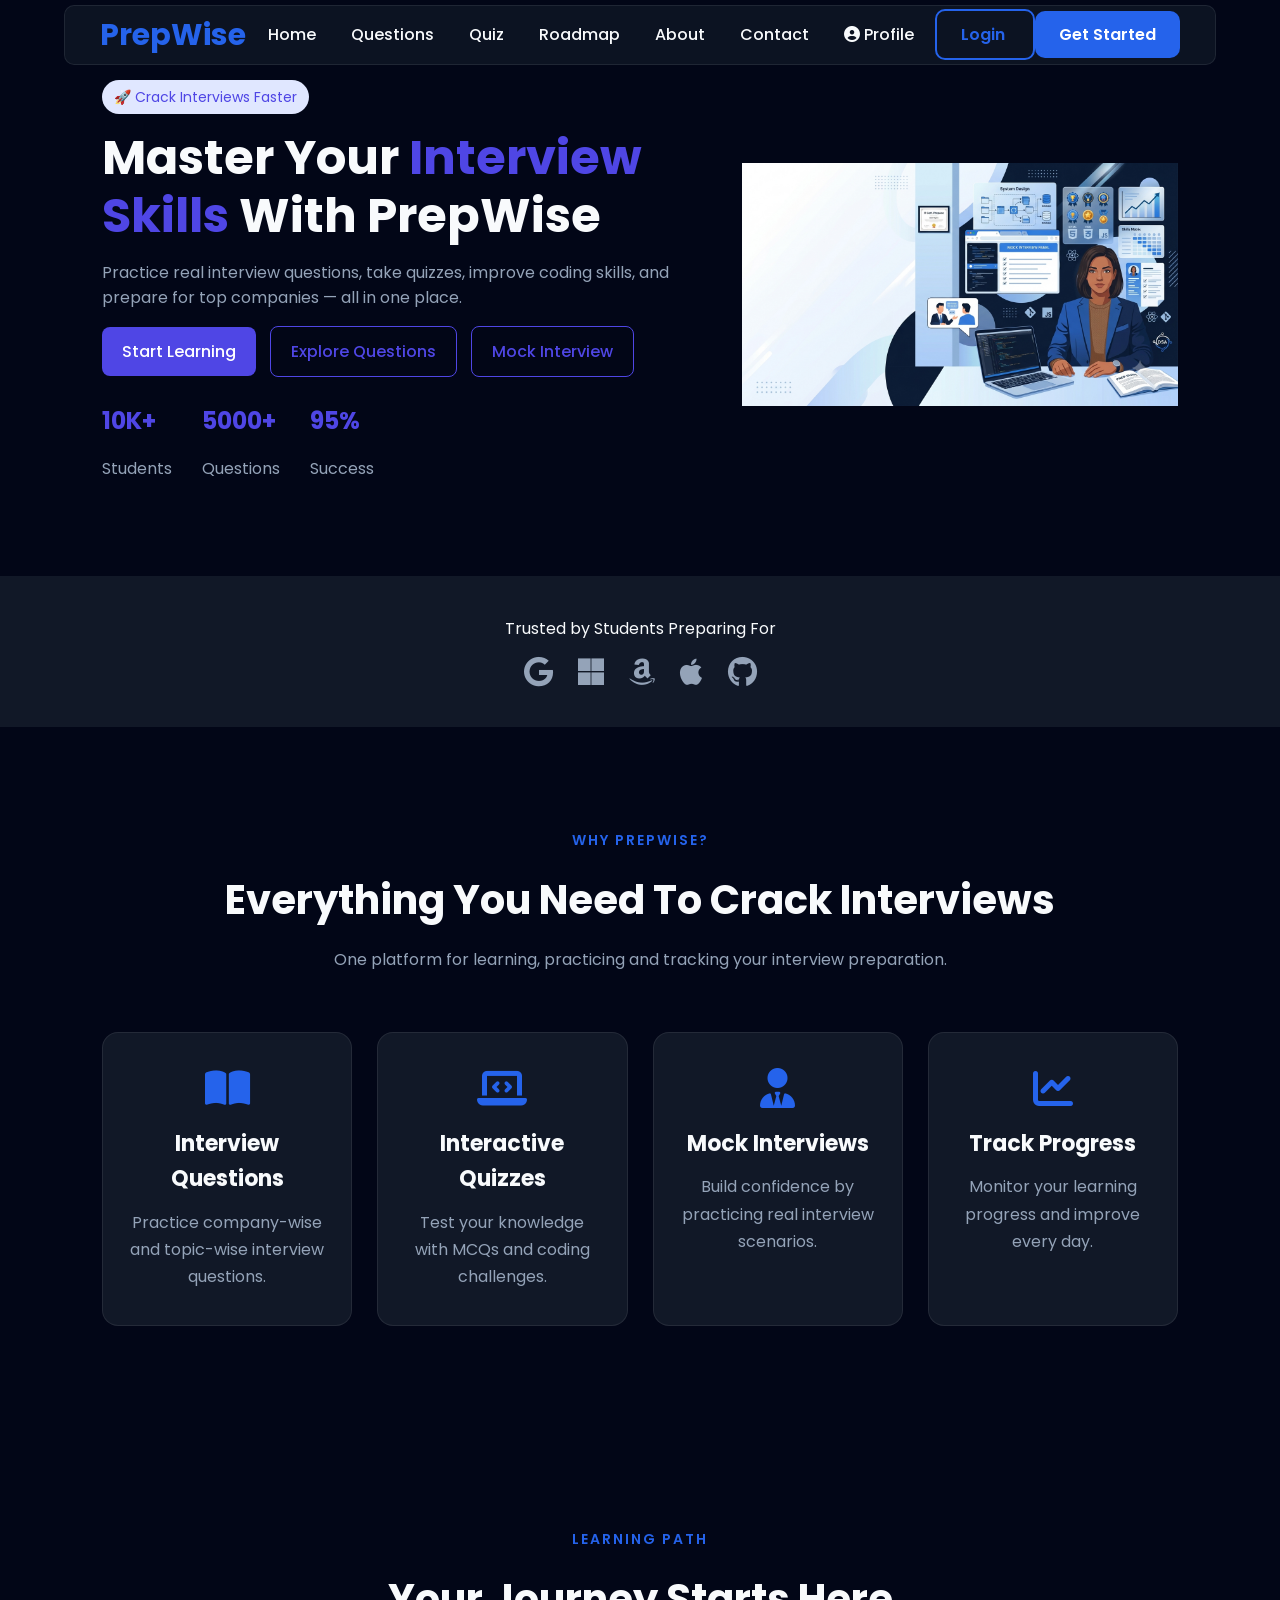
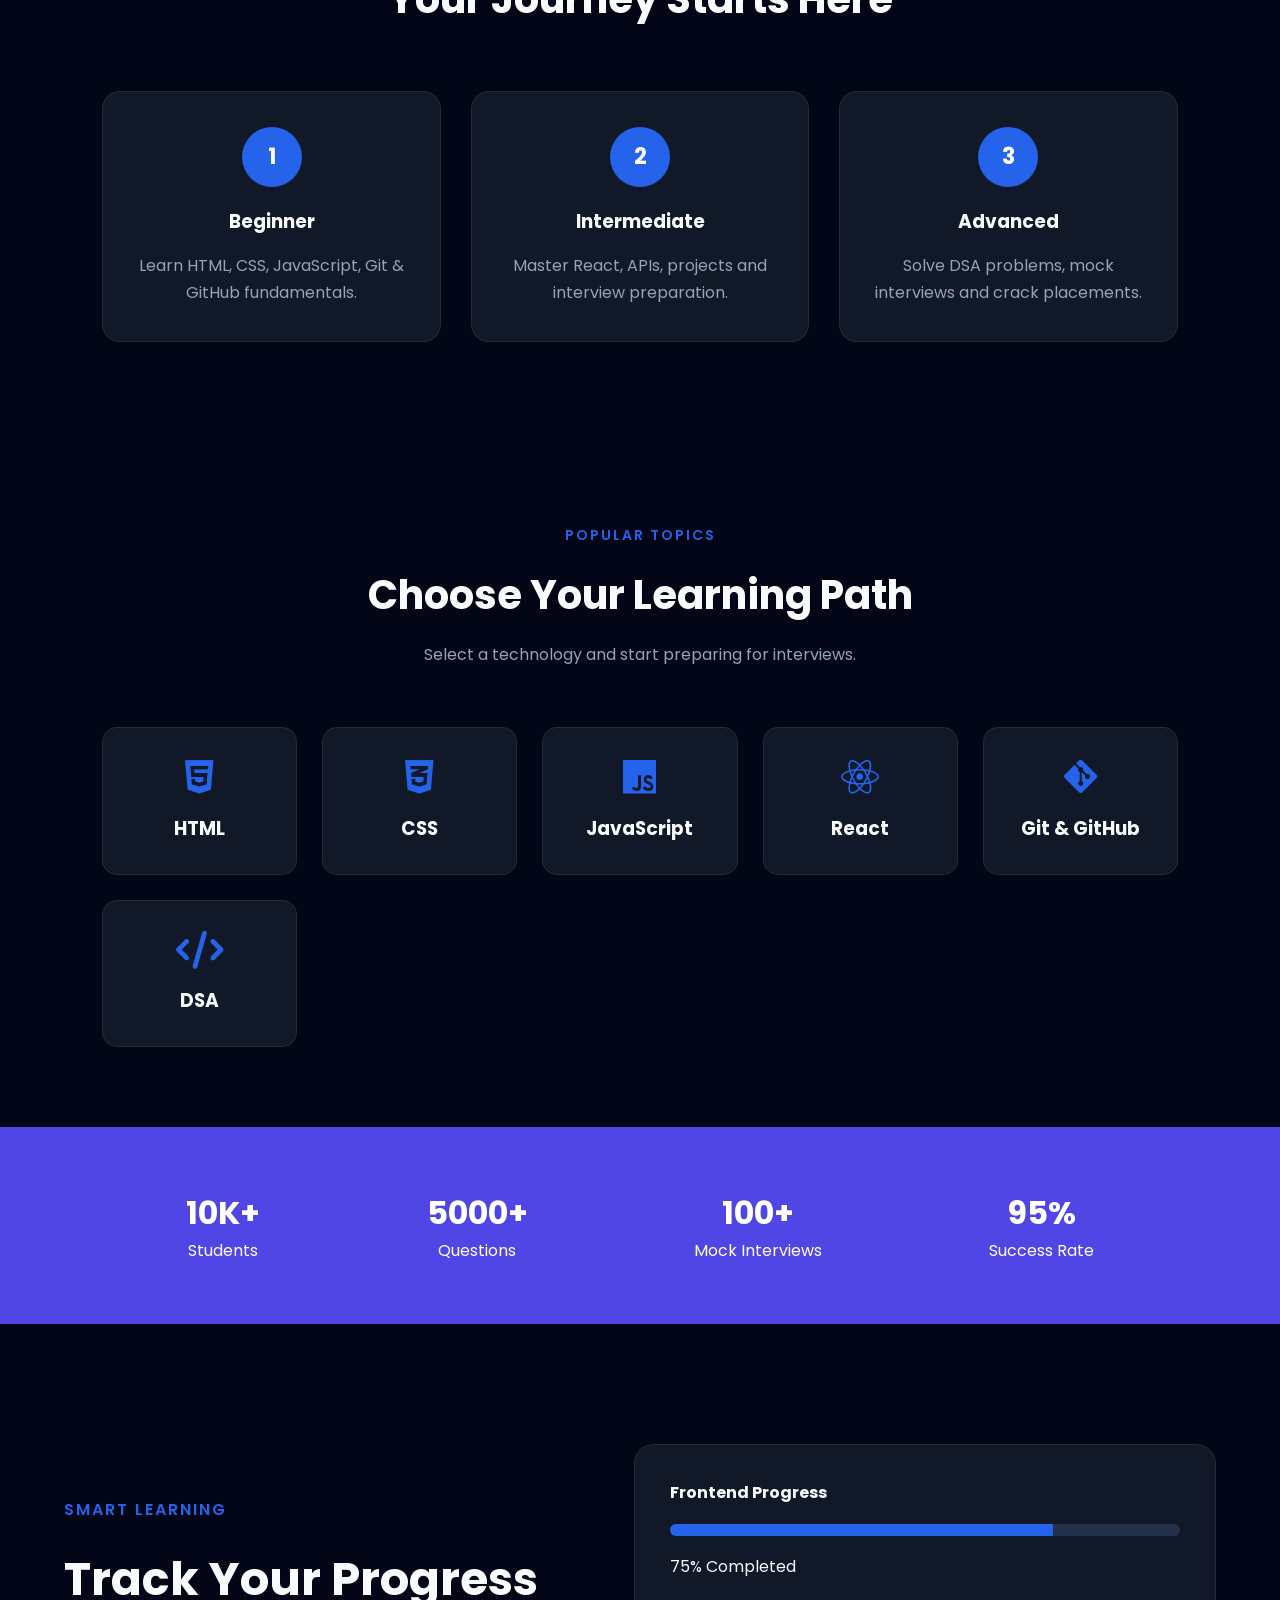
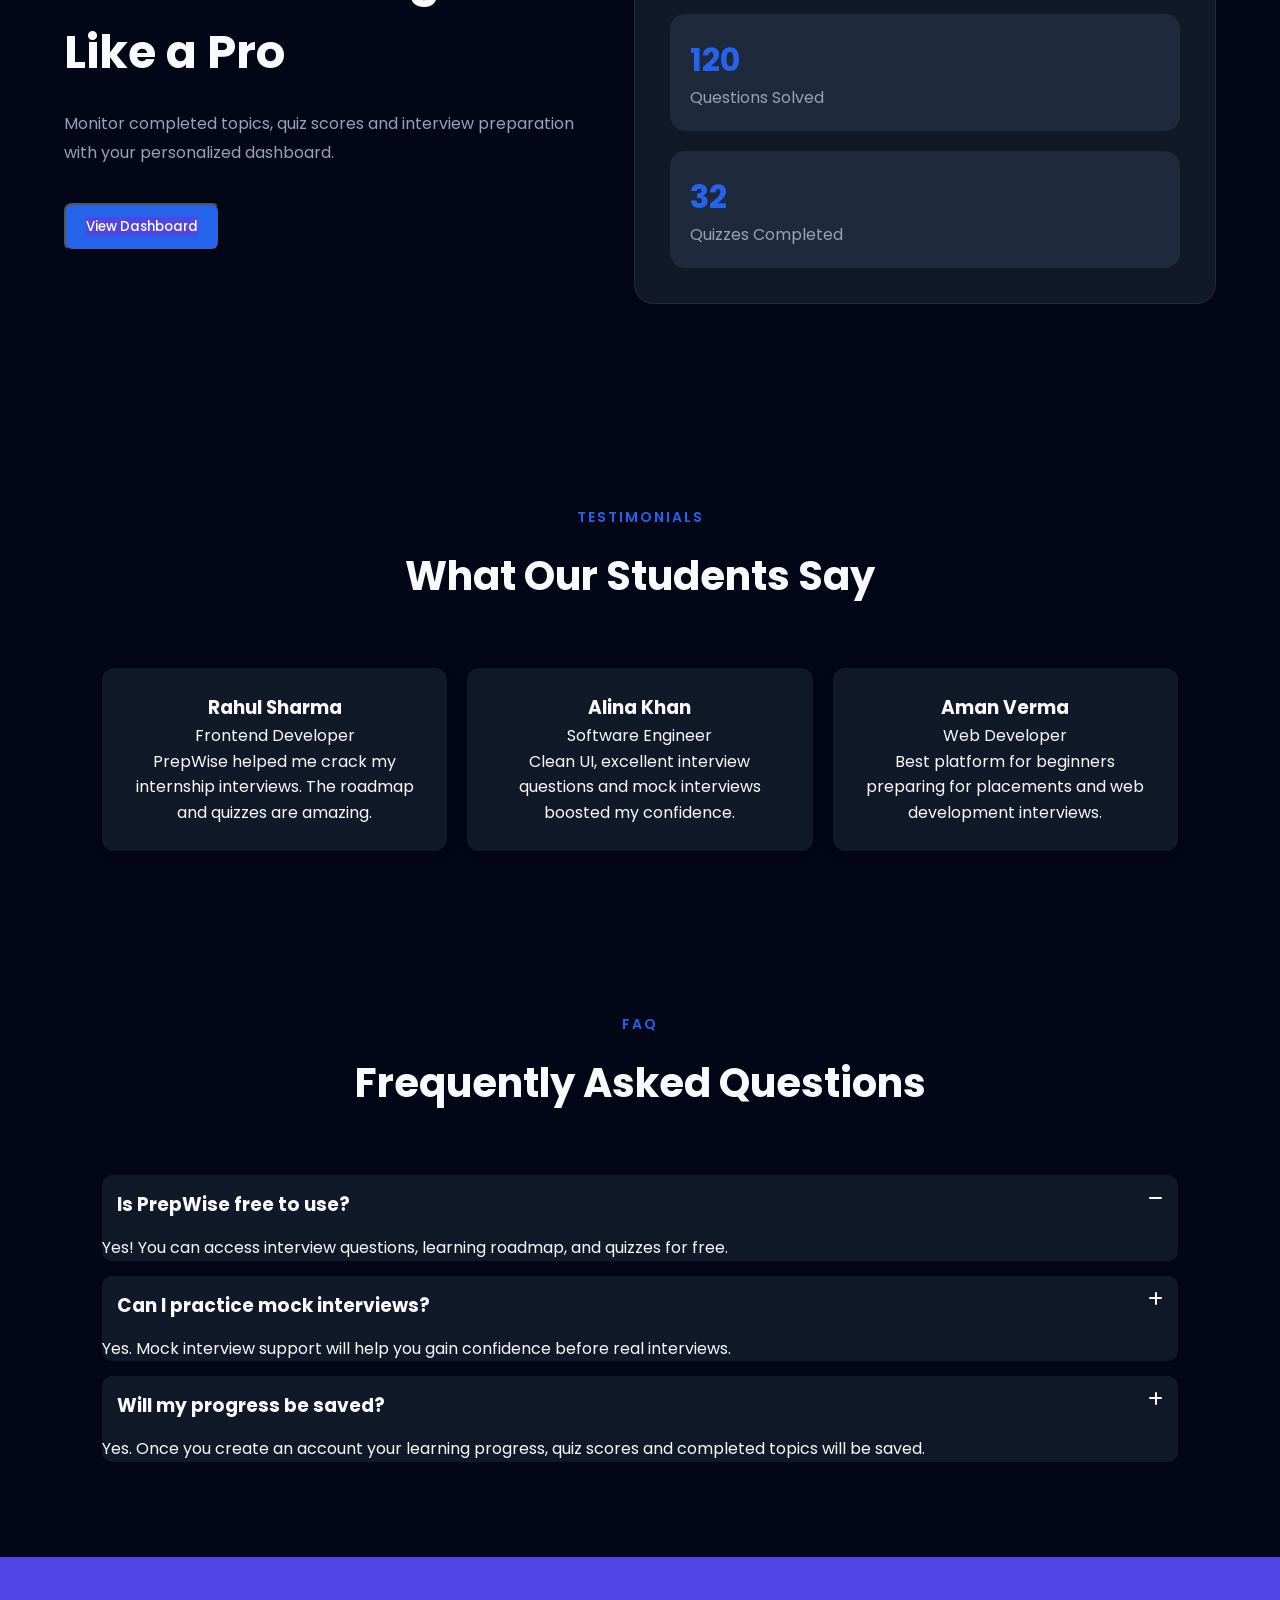
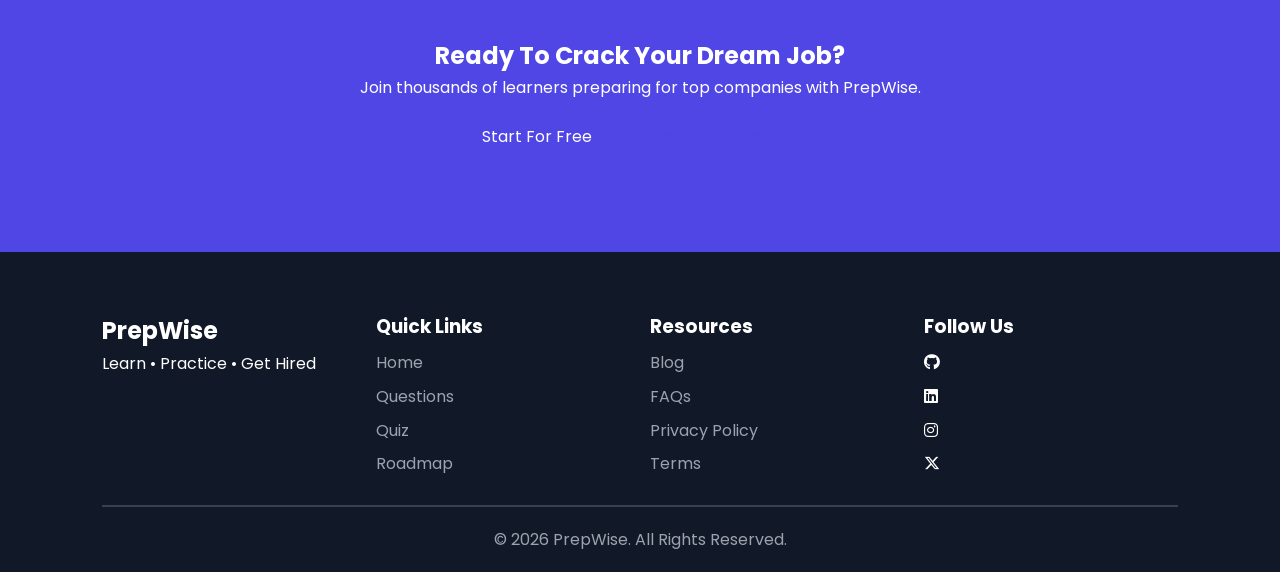
<file: index.html>
<!DOCTYPE html>
<html lang="en">

<head>

<meta charset="UTF-8">
<meta name="viewport" content="width=device-width, initial-scale=1.0">

<title>PrepWise | Interview Preparation Platform</title>

<link rel="preconnect" href="https://fonts.googleapis.com">

<link rel="preconnect" href="https://fonts.gstatic.com" crossorigin>

<link href="https://fonts.googleapis.com/css2?family=Poppins:wght@300;400;500;600;700;800&display=swap" rel="stylesheet">

<link rel="stylesheet"
href="https://cdnjs.cloudflare.com/ajax/libs/font-awesome/6.6.0/css/all.min.css">

<link rel="stylesheet" href="CSS/style.css">

</head>

<body>

<!-- ================= HEADER ================= -->

<header>

<nav class="navbar">

<div class="logo">

<h2>PrepWise</h2>

</div>

<ul class="nav-links">

<li><a href="#">Home</a></li>

<li><a href="html/questions.html">Questions</a></li>

<li><a href="html/quiz.html">Quiz</a></li>


<li><a href="html/roadmap.html">Roadmap</a></li>

<li><a href="html/about.html">About</a></li>

<li><a href="html/contact.html">Contact</a></li>

<li>

    <a href="html/profile.html">

        <i class="fas fa-user-circle"></i>

        Profile

    </a>

</li>

</ul>

<div class="nav-buttons">

<a href="html/login.html" class="login-btn">
Login
</a>

<a href="html/signup.html" class="signup-btn">
Get Started
</a>

</div>

</nav>

</header>

<!-- ================= HERO ================= -->

<section class="hero">

<div class="hero-content">

<span class="hero-tag">

🚀 Crack Interviews Faster

</span>

<h1>

Master Your

<span>Interview Skills</span>

With PrepWise

</h1>

<p>

Practice real interview questions,
take quizzes,
improve coding skills,
and prepare for top companies —
all in one place.

</p>

<div class="hero-buttons">

<a href="html/signup.html" class="primary-btn">

Start Learning

</a>

<a href="html/questions.html" class="secondary-btn">

Explore Questions

</a>

    <a href="html/interview.html" class="secondary-btn">
        Mock Interview
    </a>

</div>


<div class="hero-stats">

<div>

<h2>10K+</h2>

<p>Students</p>

</div>

<div>

<h2>5000+</h2>

<p>Questions</p>

</div>

<div>

<h2>95%</h2>

<p>Success</p>

</div>

</div>

</div>

<div class="hero-image">

<img src="heroimage.png" alt="Hero">

</div>

</section>

<!-- ================= TRUSTED BY ================= -->

<section class="trusted">

<p>Trusted by Students Preparing For</p>

<div class="company-logos">

<i class="fab fa-google"></i>

<i class="fab fa-microsoft"></i>

<i class="fab fa-amazon"></i>

<i class="fab fa-apple"></i>

<i class="fab fa-github"></i>

</div>

</section>

<!-- Next Sections -->
 <!-- ================= FEATURES ================= -->

<section class="features">

    <div class="section-heading">
        <span>WHY PREPWISE?</span>
        <h2>Everything You Need To Crack Interviews</h2>
        <p>
            One platform for learning, practicing and tracking your interview preparation.
        </p>
    </div>

    <div class="feature-grid">

        <div class="feature-card">
            <i class="fas fa-book-open"></i>
            <h3>Interview Questions</h3>
            <p>Practice company-wise and topic-wise interview questions.</p>
        </div>

        <div class="feature-card">
            <i class="fas fa-laptop-code"></i>
            <h3>Interactive Quizzes</h3>
            <p>Test your knowledge with MCQs and coding challenges.</p>
        </div>

        <div class="feature-card">
            <i class="fas fa-user-tie"></i>
            <h3>Mock Interviews</h3>
            <p>Build confidence by practicing real interview scenarios.</p>
        </div>

        <div class="feature-card">
            <i class="fas fa-chart-line"></i>
            <h3>Track Progress</h3>
            <p>Monitor your learning progress and improve every day.</p>
        </div>

    </div>

</section>

<!-- ================= LEARNING ROADMAP ================= -->

<section class="roadmap">

    <div class="section-heading">
        <span>LEARNING PATH</span>
        <h2>Your Journey Starts Here</h2>
    </div>

    <div class="roadmap-container">

        <div class="roadmap-card">
            <div class="roadmap-number">1</div>
            <h3>Beginner</h3>
            <p>
                Learn HTML, CSS, JavaScript, Git & GitHub fundamentals.
            </p>
        </div>

        <div class="roadmap-arrow">
            <i class="fas fa-arrow-right"></i>
        </div>

        <div class="roadmap-card">
            <div class="roadmap-number">2</div>
            <h3>Intermediate</h3>
            <p>
                Master React, APIs, projects and interview preparation.
            </p>
        </div>

        <div class="roadmap-arrow">
            <i class="fas fa-arrow-right"></i>
        </div>

        <div class="roadmap-card">
            <div class="roadmap-number">3</div>
            <h3>Advanced</h3>
            <p>
                Solve DSA problems, mock interviews and crack placements.
            </p>
        </div>

    </div>

</section>
<!-- ================= POPULAR CATEGORIES ================= -->

<section class="categories">

    <div class="section-heading">

        <span>POPULAR TOPICS</span>

        <h2>Choose Your Learning Path</h2>

        <p>
            Select a technology and start preparing for interviews.
        </p>

    </div>

    <div class="category-grid">

        <div class="category-card">
            <i class="fab fa-html5"></i>
            <h3>HTML</h3>
        </div>

        <div class="category-card">
            <i class="fab fa-css3-alt"></i>
            <h3>CSS</h3>
        </div>

        <div class="category-card">
            <i class="fab fa-js"></i>
            <h3>JavaScript</h3>
        </div>

        <div class="category-card">
            <i class="fab fa-react"></i>
            <h3>React</h3>
        </div>

        <div class="category-card">
            <i class="fab fa-git-alt"></i>
            <h3>Git & GitHub</h3>
        </div>

        <div class="category-card">
            <i class="fas fa-code"></i>
            <h3>DSA</h3>
        </div>

    </div>

</section>

<!-- ================= STATISTICS ================= -->

<section class="stats">

    <div class="stat-box">
        <h2>10K+</h2>
        <p>Students</p>
    </div>

    <div class="stat-box">
        <h2>5000+</h2>
        <p>Questions</p>
    </div>

    <div class="stat-box">
        <h2>100+</h2>
        <p>Mock Interviews</p>
    </div>

    <div class="stat-box">
        <h2>95%</h2>
        <p>Success Rate</p>
    </div>

</section>
<!-- ================= DASHBOARD PREVIEW ================= -->

<section class="dashboard-preview">

    <div class="dashboard-content">

        <span>SMART LEARNING</span>

        <h2>Track Your Progress Like a Pro</h2>

        <p>
            Monitor completed topics, quiz scores and interview preparation
            with your personalized dashboard.
        </p>

        <button class="dashboard-btn"> <a href="html/dashboard.html" class="primary-btn">
            View Dashboard
        </a></button>

    </div>

    <div class="dashboard-card">

        <div class="progress-box">
            <h4>Frontend Progress</h4>

            <div class="progress-bar">
                <div class="progress"></div>
            </div>

            <span>75% Completed</span>
        </div>

        <div class="mini-card">
            <h3>120</h3>
            <p>Questions Solved</p>
        </div>

        <div class="mini-card">
            <h3>32</h3>
            <p>Quizzes Completed</p>
        </div>

    </div>

</section>

<!-- ================= TESTIMONIALS ================= -->

<section class="testimonials">

    <div class="section-heading">

        <span>TESTIMONIALS</span>

        <h2>What Our Students Say</h2>

    </div>

    <div class="testimonial-grid">

        <div class="testimonial-card">

            <h3>Rahul Sharma</h3>

            <span>Frontend Developer</span>

            <p>
                PrepWise helped me crack my internship interviews.
                The roadmap and quizzes are amazing.
            </p>

        </div>

        <div class="testimonial-card">

            <h3>Alina Khan</h3>

            <span>Software Engineer</span>

            <p>
                Clean UI, excellent interview questions and
                mock interviews boosted my confidence.
            </p>

        </div>

        <div class="testimonial-card">

            <h3>Aman Verma</h3>

            <span>Web Developer</span>

            <p>
                Best platform for beginners preparing
                for placements and web development interviews.
            </p>

        </div>

    </div>

</section>
<!-- ================= FAQ ================= -->

<section class="faq">

    <div class="section-heading">
        <span>FAQ</span>
        <h2>Frequently Asked Questions</h2>
    </div>

    <div class="faq-container">

        <div class="faq-item active">

            <div class="faq-question">
                <h3>Is PrepWise free to use?</h3>
                <i class="fas fa-minus"></i>
            </div>

            <div class="faq-answer">
                <p>
                    Yes! You can access interview questions, learning roadmap,
                    and quizzes for free.
                </p>
            </div>

        </div>

        <div class="faq-item">

            <div class="faq-question">
                <h3>Can I practice mock interviews?</h3>
                <i class="fas fa-plus"></i>
            </div>

            <div class="faq-answer">
                <p>
                    Yes. Mock interview support will help you gain confidence
                    before real interviews.
                </p>
            </div>

        </div>

        <div class="faq-item">

            <div class="faq-question">
                <h3>Will my progress be saved?</h3>
                <i class="fas fa-plus"></i>
            </div>

            <div class="faq-answer">
                <p>
                    Yes. Once you create an account your learning progress,
                    quiz scores and completed topics will be saved.
                </p>
            </div>

        </div>

    </div>

</section>

<!-- ================= CTA ================= -->

<section class="cta">

    <h2>Ready To Crack Your Dream Job?</h2>

    <p>
        Join thousands of learners preparing for top companies with PrepWise.
    </p>

    <div class="cta-buttons">

        <a href="../html/signup.html" class="primary-btn">
            Start For Free
        </a>

        <a href="../html/questions.html" class="secondary-btn">
            Explore Questions
        </a>

    </div>

</section>

<!-- ================= FOOTER ================= -->

<footer>

    <div class="footer-container">

        <div class="footer-col">

            <h2>PrepWise</h2>

            <p>
                Learn • Practice • Get Hired
            </p>

        </div>

        <div class="footer-col">

            <h3>Quick Links</h3>

            <a href="#">Home</a>
            <a href="../html/questions.html">Questions</a>
            <a href=",,/html/questions.html">Quiz</a>
            <a href="#">Roadmap</a>

        </div>

        <div class="footer-col">

            <h3>Resources</h3>

            <a href="#">Blog</a>
            <a href="#">FAQs</a>
            <a href="#">Privacy Policy</a>
            <a href="#">Terms</a>

        </div>

        <div class="footer-col">

            <h3>Follow Us</h3>

            <div class="social-links">

                <a href="#"><i class="fab fa-github"></i></a>

                <a href="#"><i class="fab fa-linkedin"></i></a>

                <a href="#"><i class="fab fa-instagram"></i></a>

                <a href="#"><i class="fab fa-x-twitter"></i></a>

            </div>

        </div>

    </div>

    <hr>

    <p class="copyright">
        © 2026 PrepWise. All Rights Reserved.
    </p>

</footer>

<script src="JS/script.js"></script>

</body>
</html>
</file>
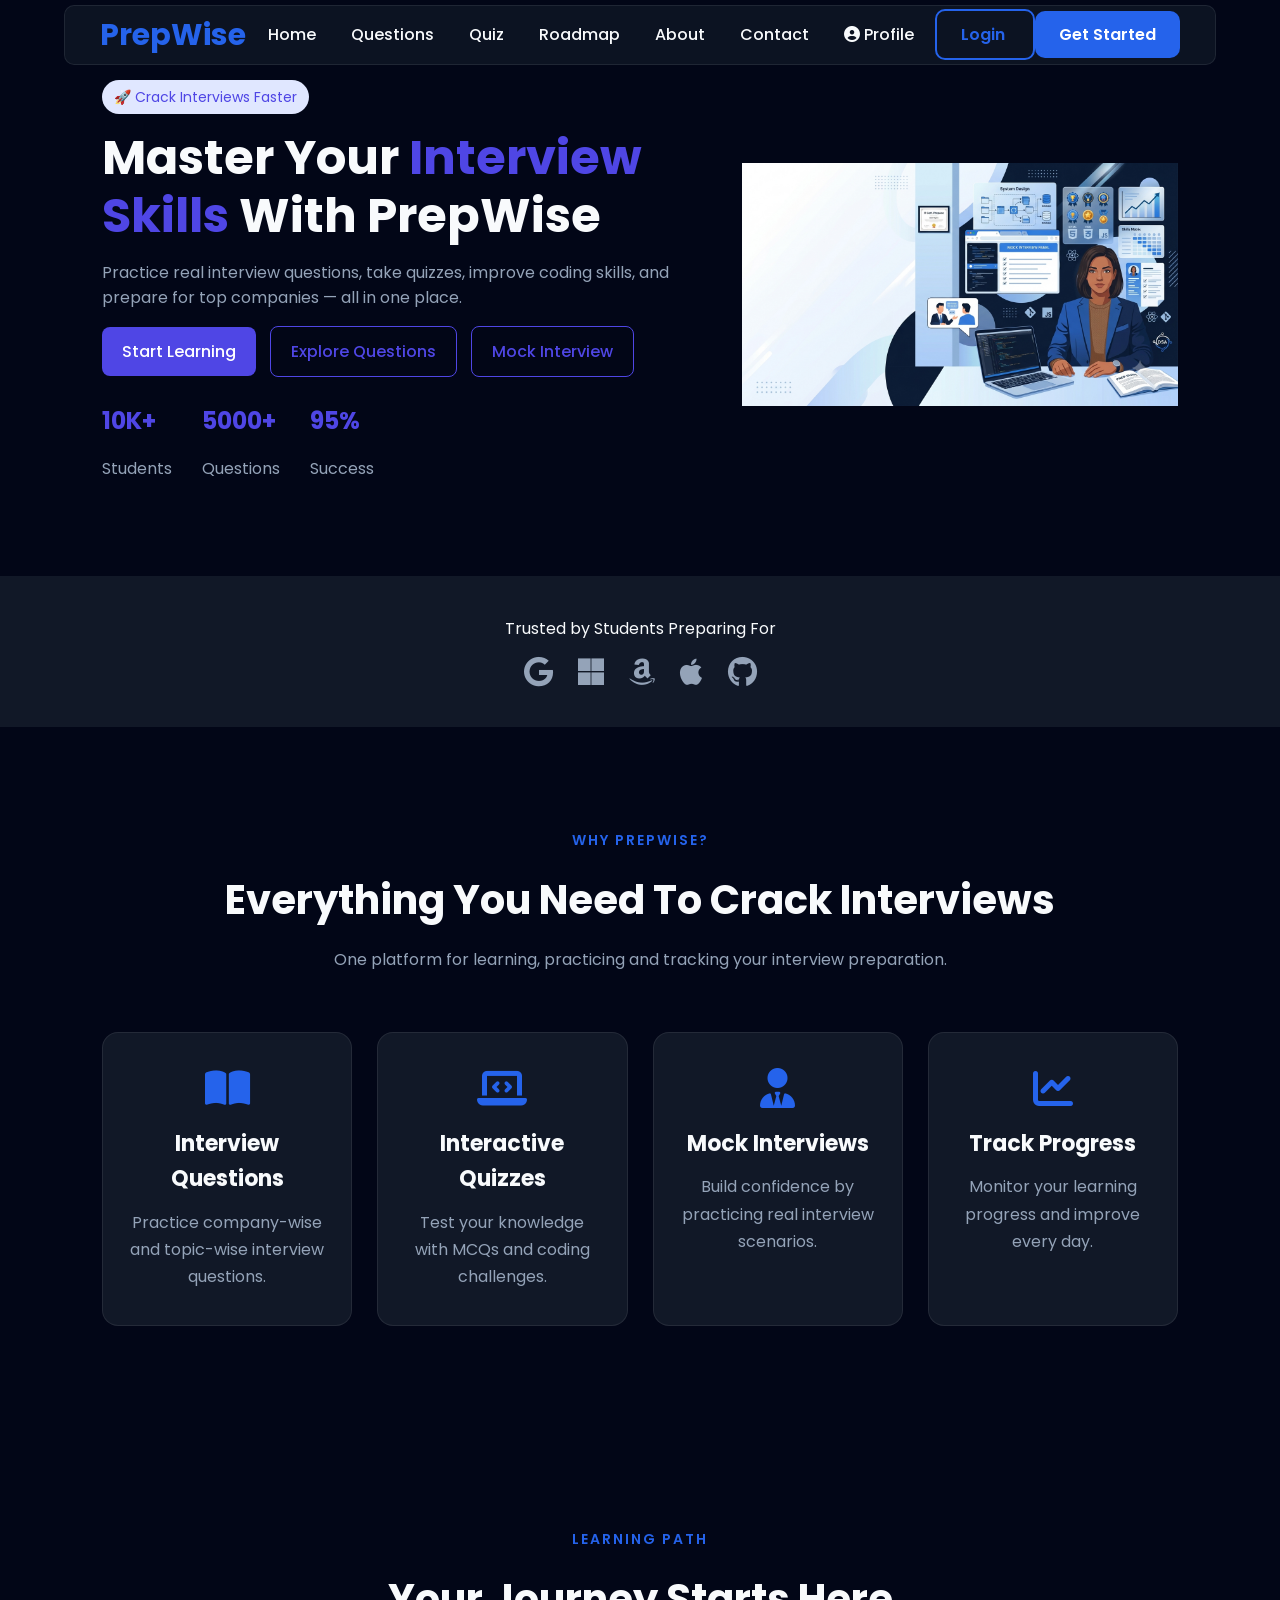
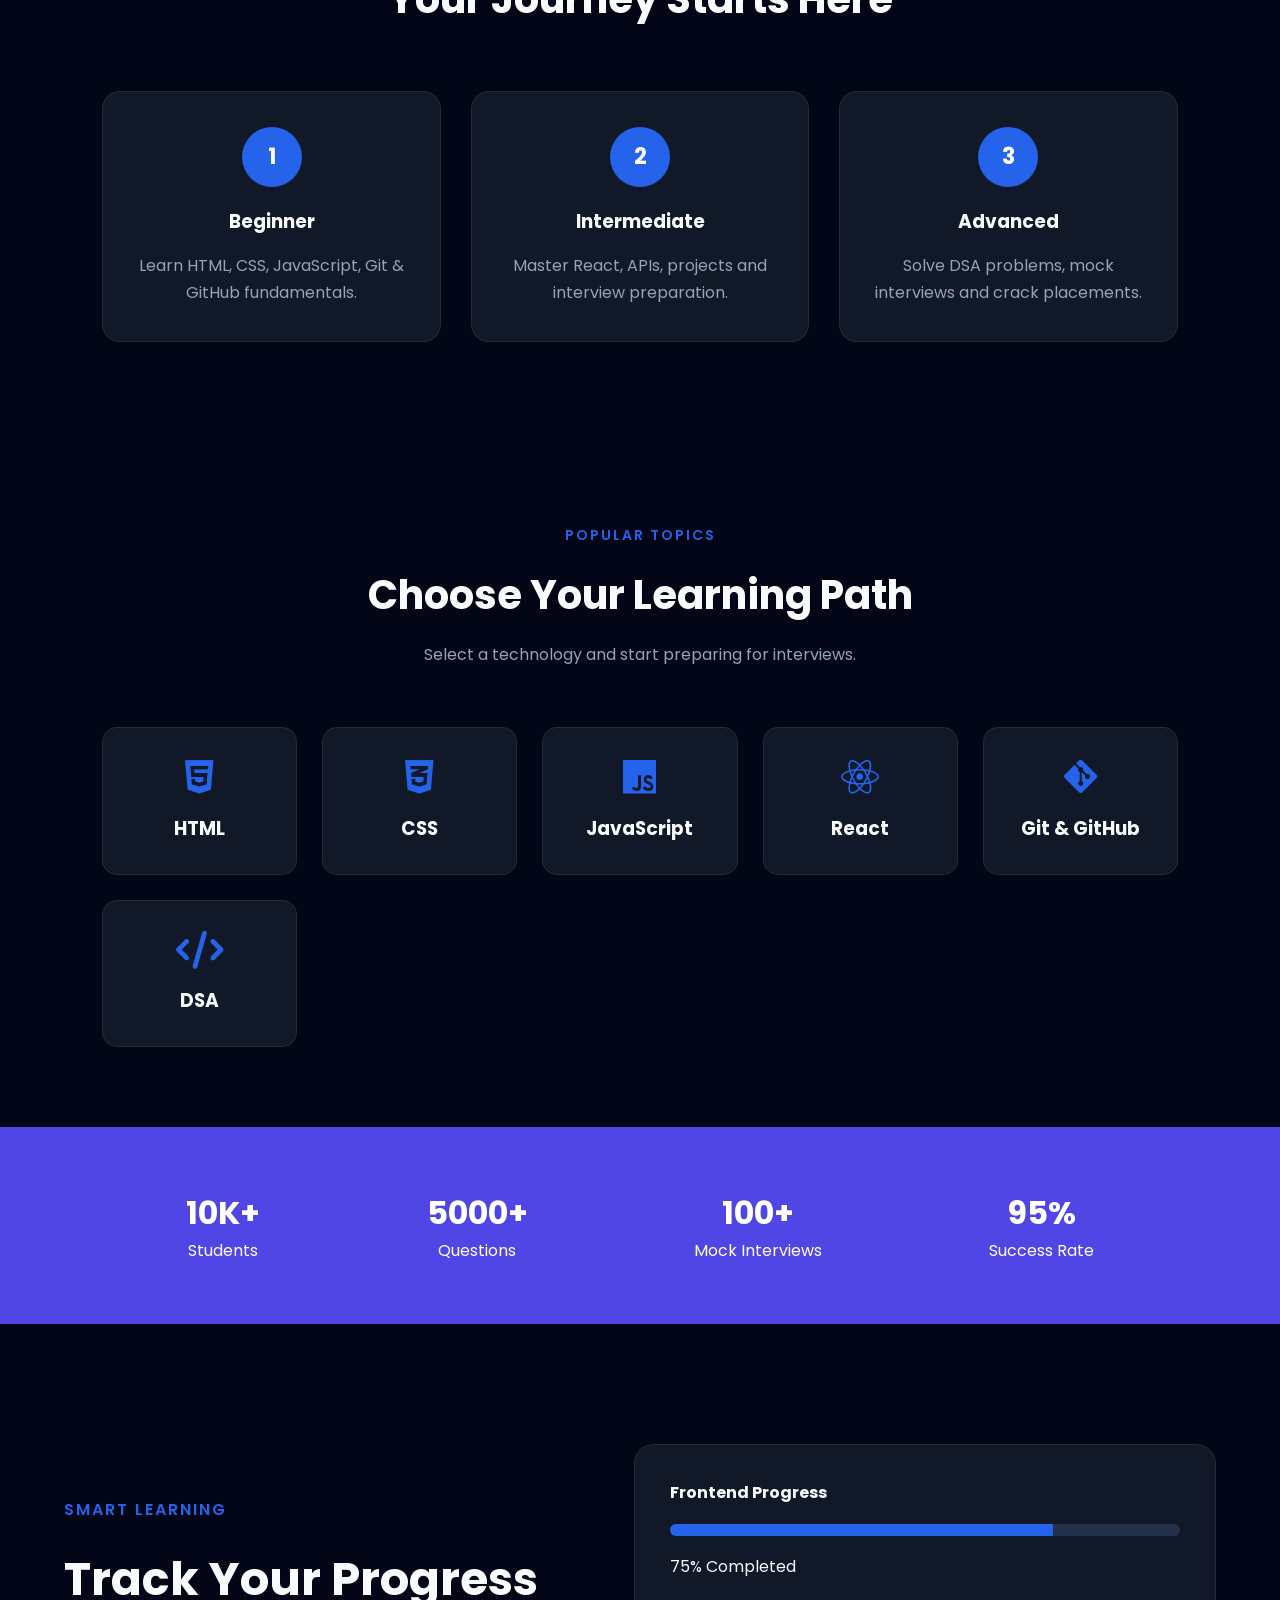
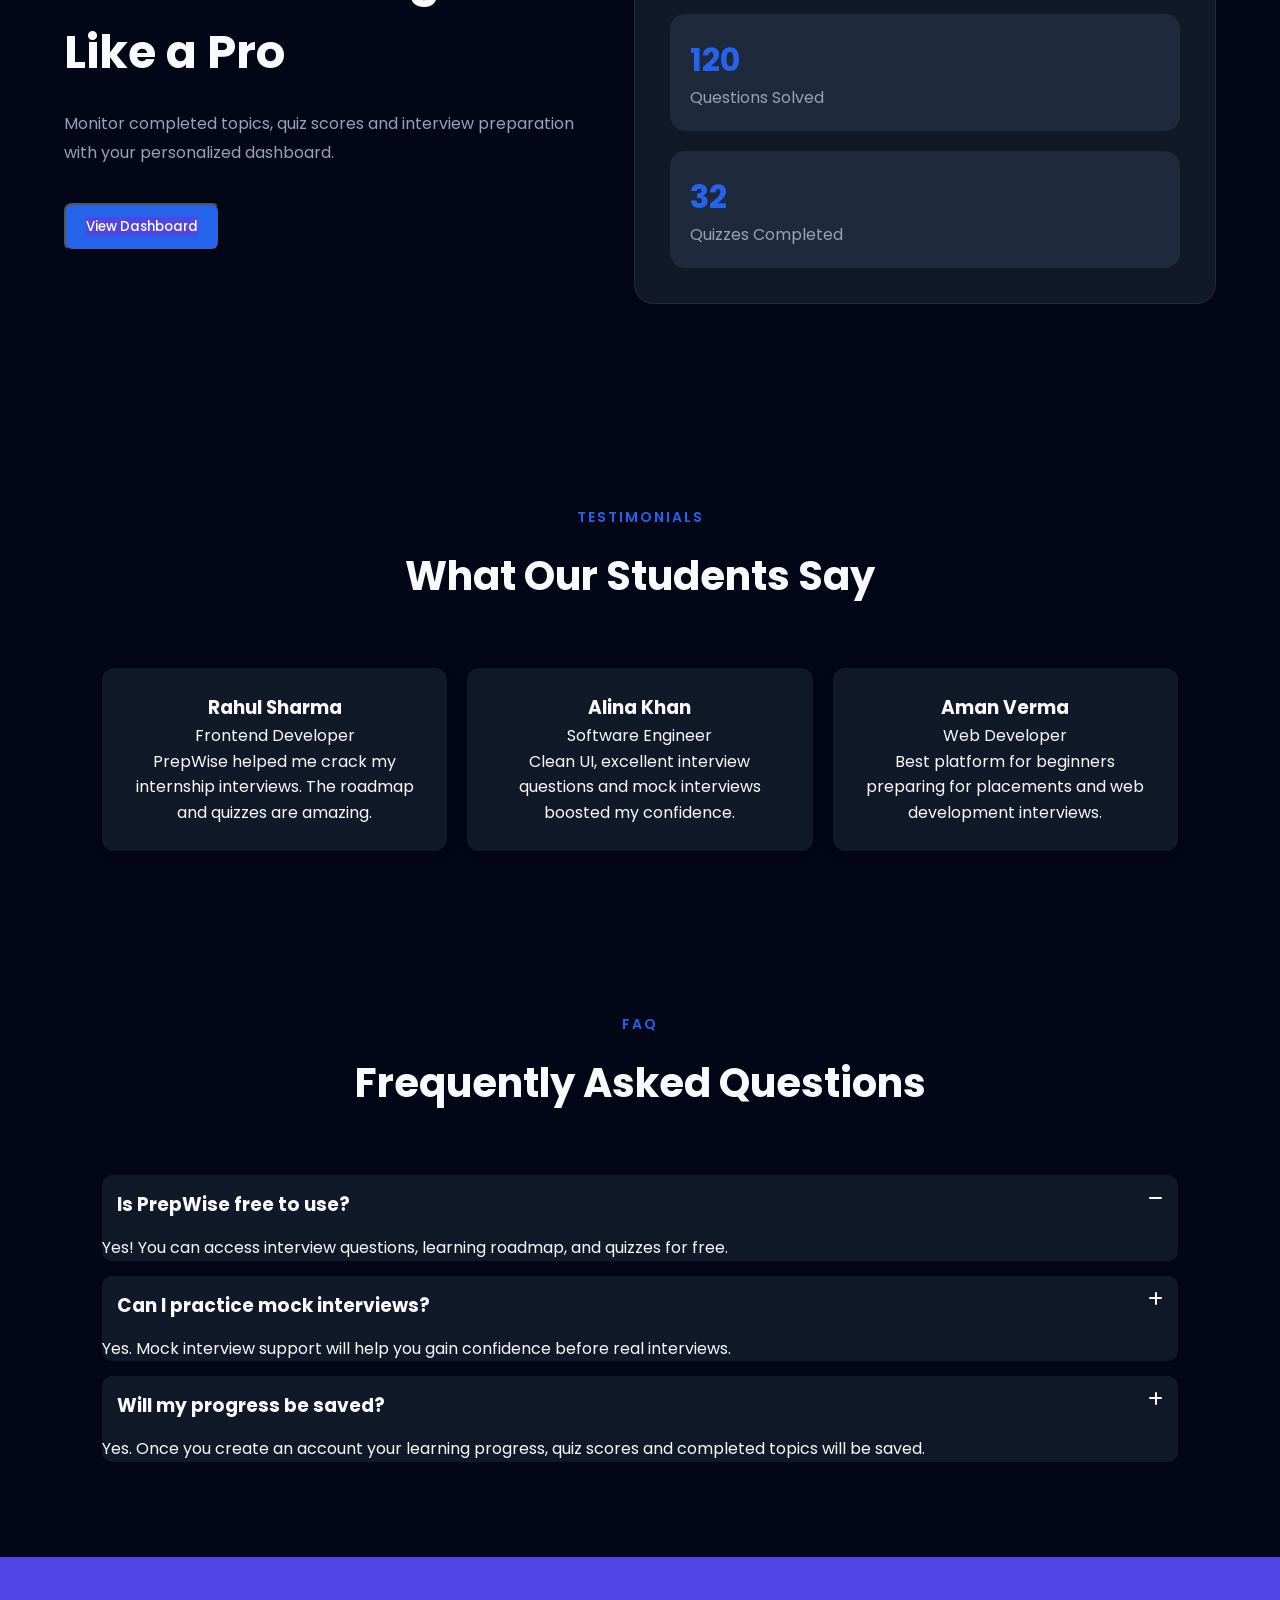
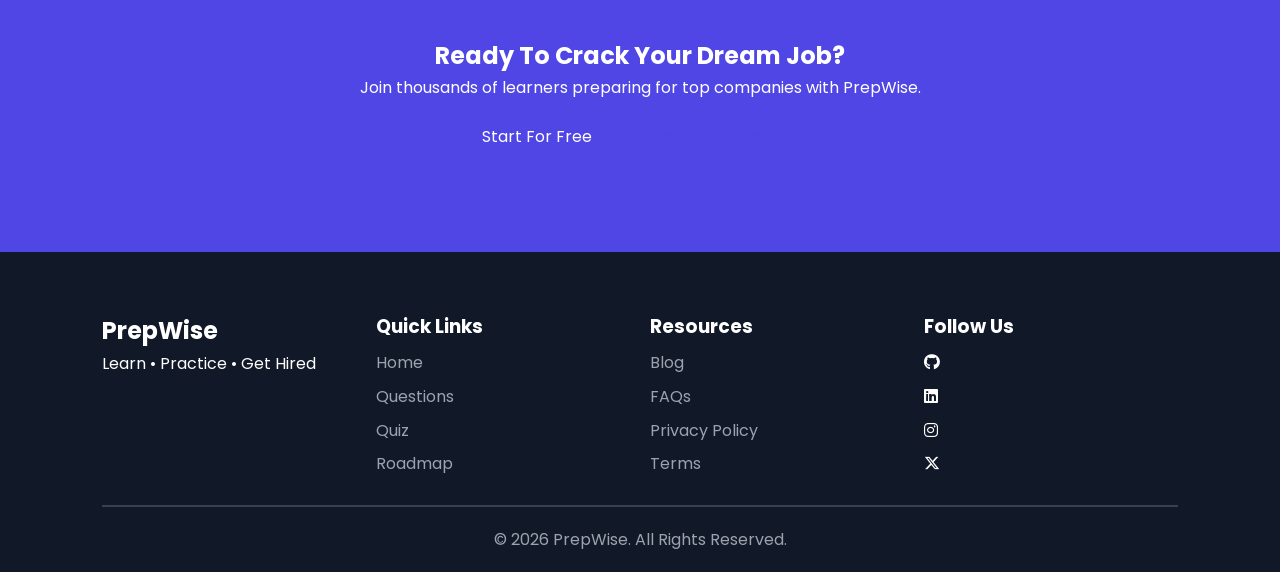
<file: html/index.html>
<!DOCTYPE html>
<html lang="en">

<head>

<meta charset="UTF-8">
<meta name="viewport" content="width=device-width, initial-scale=1.0">

<title>PrepWise | Interview Preparation Platform</title>

<link rel="preconnect" href="https://fonts.googleapis.com">

<link rel="preconnect" href="https://fonts.gstatic.com" crossorigin>

<link href="https://fonts.googleapis.com/css2?family=Poppins:wght@300;400;500;600;700;800&display=swap" rel="stylesheet">

<link rel="stylesheet"
href="https://cdnjs.cloudflare.com/ajax/libs/font-awesome/6.6.0/css/all.min.css">

<link rel="stylesheet" href="../CSS/style.css">

</head>

<body>

<!-- ================= HEADER ================= -->

<header>

<nav class="navbar">

<div class="logo">

<h2>PrepWise</h2>

</div>

<ul class="nav-links">

<li><a href="#">Home</a></li>

<li><a href="../html/questions.html">Questions</a></li>

<li><a href="../html/quiz.html">Quiz</a></li>


<li><a href="../html/roadmap.html">Roadmap</a></li>

<li><a href="../html/about.html">About</a></li>

<li><a href="../html/contact.html">Contact</a></li>

<li>

    <a href="../html/profile.html">

        <i class="fas fa-user-circle"></i>

        Profile

    </a>

</li>

</ul>

<div class="nav-buttons">

<a href="../html/login.html" class="login-btn">
Login
</a>

<a href="../html/signup.html" class="signup-btn">
Get Started
</a>

</div>

</nav>

</header>

<!-- ================= HERO ================= -->

<section class="hero">

<div class="hero-content">

<span class="hero-tag">

🚀 Crack Interviews Faster

</span>

<h1>

Master Your

<span>Interview Skills</span>

With PrepWise

</h1>

<p>

Practice real interview questions,
take quizzes,
improve coding skills,
and prepare for top companies —
all in one place.

</p>

<div class="hero-buttons">

<a href="../html/signup.html" class="primary-btn">

Start Learning

</a>

<a href="../html/questions.html" class="secondary-btn">

Explore Questions

</a>

    <a href="../html/interview.html" class="secondary-btn">
        Mock Interview
    </a>

</div>


<div class="hero-stats">

<div>

<h2>10K+</h2>

<p>Students</p>

</div>

<div>

<h2>5000+</h2>

<p>Questions</p>

</div>

<div>

<h2>95%</h2>

<p>Success</p>

</div>

</div>

</div>

<div class="hero-image">

<img src="../heroimage.png" alt="Hero">

</div>

</section>

<!-- ================= TRUSTED BY ================= -->

<section class="trusted">

<p>Trusted by Students Preparing For</p>

<div class="company-logos">

<i class="fab fa-google"></i>

<i class="fab fa-microsoft"></i>

<i class="fab fa-amazon"></i>

<i class="fab fa-apple"></i>

<i class="fab fa-github"></i>

</div>

</section>

<!-- Next Sections -->
 <!-- ================= FEATURES ================= -->

<section class="features">

    <div class="section-heading">
        <span>WHY PREPWISE?</span>
        <h2>Everything You Need To Crack Interviews</h2>
        <p>
            One platform for learning, practicing and tracking your interview preparation.
        </p>
    </div>

    <div class="feature-grid">

        <div class="feature-card">
            <i class="fas fa-book-open"></i>
            <h3>Interview Questions</h3>
            <p>Practice company-wise and topic-wise interview questions.</p>
        </div>

        <div class="feature-card">
            <i class="fas fa-laptop-code"></i>
            <h3>Interactive Quizzes</h3>
            <p>Test your knowledge with MCQs and coding challenges.</p>
        </div>

        <div class="feature-card">
            <i class="fas fa-user-tie"></i>
            <h3>Mock Interviews</h3>
            <p>Build confidence by practicing real interview scenarios.</p>
        </div>

        <div class="feature-card">
            <i class="fas fa-chart-line"></i>
            <h3>Track Progress</h3>
            <p>Monitor your learning progress and improve every day.</p>
        </div>

    </div>

</section>

<!-- ================= LEARNING ROADMAP ================= -->

<section class="roadmap">

    <div class="section-heading">
        <span>LEARNING PATH</span>
        <h2>Your Journey Starts Here</h2>
    </div>

    <div class="roadmap-container">

        <div class="roadmap-card">
            <div class="roadmap-number">1</div>
            <h3>Beginner</h3>
            <p>
                Learn HTML, CSS, JavaScript, Git & GitHub fundamentals.
            </p>
        </div>

        <div class="roadmap-arrow">
            <i class="fas fa-arrow-right"></i>
        </div>

        <div class="roadmap-card">
            <div class="roadmap-number">2</div>
            <h3>Intermediate</h3>
            <p>
                Master React, APIs, projects and interview preparation.
            </p>
        </div>

        <div class="roadmap-arrow">
            <i class="fas fa-arrow-right"></i>
        </div>

        <div class="roadmap-card">
            <div class="roadmap-number">3</div>
            <h3>Advanced</h3>
            <p>
                Solve DSA problems, mock interviews and crack placements.
            </p>
        </div>

    </div>

</section>
<!-- ================= POPULAR CATEGORIES ================= -->

<section class="categories">

    <div class="section-heading">

        <span>POPULAR TOPICS</span>

        <h2>Choose Your Learning Path</h2>

        <p>
            Select a technology and start preparing for interviews.
        </p>

    </div>

    <div class="category-grid">

        <div class="category-card">
            <i class="fab fa-html5"></i>
            <h3>HTML</h3>
        </div>

        <div class="category-card">
            <i class="fab fa-css3-alt"></i>
            <h3>CSS</h3>
        </div>

        <div class="category-card">
            <i class="fab fa-js"></i>
            <h3>JavaScript</h3>
        </div>

        <div class="category-card">
            <i class="fab fa-react"></i>
            <h3>React</h3>
        </div>

        <div class="category-card">
            <i class="fab fa-git-alt"></i>
            <h3>Git & GitHub</h3>
        </div>

        <div class="category-card">
            <i class="fas fa-code"></i>
            <h3>DSA</h3>
        </div>

    </div>

</section>

<!-- ================= STATISTICS ================= -->

<section class="stats">

    <div class="stat-box">
        <h2>10K+</h2>
        <p>Students</p>
    </div>

    <div class="stat-box">
        <h2>5000+</h2>
        <p>Questions</p>
    </div>

    <div class="stat-box">
        <h2>100+</h2>
        <p>Mock Interviews</p>
    </div>

    <div class="stat-box">
        <h2>95%</h2>
        <p>Success Rate</p>
    </div>

</section>
<!-- ================= DASHBOARD PREVIEW ================= -->

<section class="dashboard-preview">

    <div class="dashboard-content">

        <span>SMART LEARNING</span>

        <h2>Track Your Progress Like a Pro</h2>

        <p>
            Monitor completed topics, quiz scores and interview preparation
            with your personalized dashboard.
        </p>

        <button class="dashboard-btn"> <a href="../html/dashboard.html" class="primary-btn">
            View Dashboard
        </a></button>

    </div>

    <div class="dashboard-card">

        <div class="progress-box">
            <h4>Frontend Progress</h4>

            <div class="progress-bar">
                <div class="progress"></div>
            </div>

            <span>75% Completed</span>
        </div>

        <div class="mini-card">
            <h3>120</h3>
            <p>Questions Solved</p>
        </div>

        <div class="mini-card">
            <h3>32</h3>
            <p>Quizzes Completed</p>
        </div>

    </div>

</section>

<!-- ================= TESTIMONIALS ================= -->

<section class="testimonials">

    <div class="section-heading">

        <span>TESTIMONIALS</span>

        <h2>What Our Students Say</h2>

    </div>

    <div class="testimonial-grid">

        <div class="testimonial-card">

            <h3>Rahul Sharma</h3>

            <span>Frontend Developer</span>

            <p>
                PrepWise helped me crack my internship interviews.
                The roadmap and quizzes are amazing.
            </p>

        </div>

        <div class="testimonial-card">

            <h3>Alina Khan</h3>

            <span>Software Engineer</span>

            <p>
                Clean UI, excellent interview questions and
                mock interviews boosted my confidence.
            </p>

        </div>

        <div class="testimonial-card">

            <h3>Aman Verma</h3>

            <span>Web Developer</span>

            <p>
                Best platform for beginners preparing
                for placements and web development interviews.
            </p>

        </div>

    </div>

</section>
<!-- ================= FAQ ================= -->

<section class="faq">

    <div class="section-heading">
        <span>FAQ</span>
        <h2>Frequently Asked Questions</h2>
    </div>

    <div class="faq-container">

        <div class="faq-item active">

            <div class="faq-question">
                <h3>Is PrepWise free to use?</h3>
                <i class="fas fa-minus"></i>
            </div>

            <div class="faq-answer">
                <p>
                    Yes! You can access interview questions, learning roadmap,
                    and quizzes for free.
                </p>
            </div>

        </div>

        <div class="faq-item">

            <div class="faq-question">
                <h3>Can I practice mock interviews?</h3>
                <i class="fas fa-plus"></i>
            </div>

            <div class="faq-answer">
                <p>
                    Yes. Mock interview support will help you gain confidence
                    before real interviews.
                </p>
            </div>

        </div>

        <div class="faq-item">

            <div class="faq-question">
                <h3>Will my progress be saved?</h3>
                <i class="fas fa-plus"></i>
            </div>

            <div class="faq-answer">
                <p>
                    Yes. Once you create an account your learning progress,
                    quiz scores and completed topics will be saved.
                </p>
            </div>

        </div>

    </div>

</section>

<!-- ================= CTA ================= -->

<section class="cta">

    <h2>Ready To Crack Your Dream Job?</h2>

    <p>
        Join thousands of learners preparing for top companies with PrepWise.
    </p>

    <div class="cta-buttons">

        <a href="../html/signup.html" class="primary-btn">
            Start For Free
        </a>

        <a href="../html/questions.html" class="secondary-btn">
            Explore Questions
        </a>

    </div>

</section>

<!-- ================= FOOTER ================= -->

<footer>

    <div class="footer-container">

        <div class="footer-col">

            <h2>PrepWise</h2>

            <p>
                Learn • Practice • Get Hired
            </p>

        </div>

        <div class="footer-col">

            <h3>Quick Links</h3>

            <a href="#">Home</a>
            <a href="../html/questions.html">Questions</a>
            <a href=",,/html/questions.html">Quiz</a>
            <a href="#">Roadmap</a>

        </div>

        <div class="footer-col">

            <h3>Resources</h3>

            <a href="#">Blog</a>
            <a href="#">FAQs</a>
            <a href="#">Privacy Policy</a>
            <a href="#">Terms</a>

        </div>

        <div class="footer-col">

            <h3>Follow Us</h3>

            <div class="social-links">

                <a href="#"><i class="fab fa-github"></i></a>

                <a href="#"><i class="fab fa-linkedin"></i></a>

                <a href="#"><i class="fab fa-instagram"></i></a>

                <a href="#"><i class="fab fa-x-twitter"></i></a>

            </div>

        </div>

    </div>

    <hr>

    <p class="copyright">
        © 2026 PrepWise. All Rights Reserved.
    </p>

</footer>

<script src="../JS/script.js"></script>

</body>
</html>
</file>
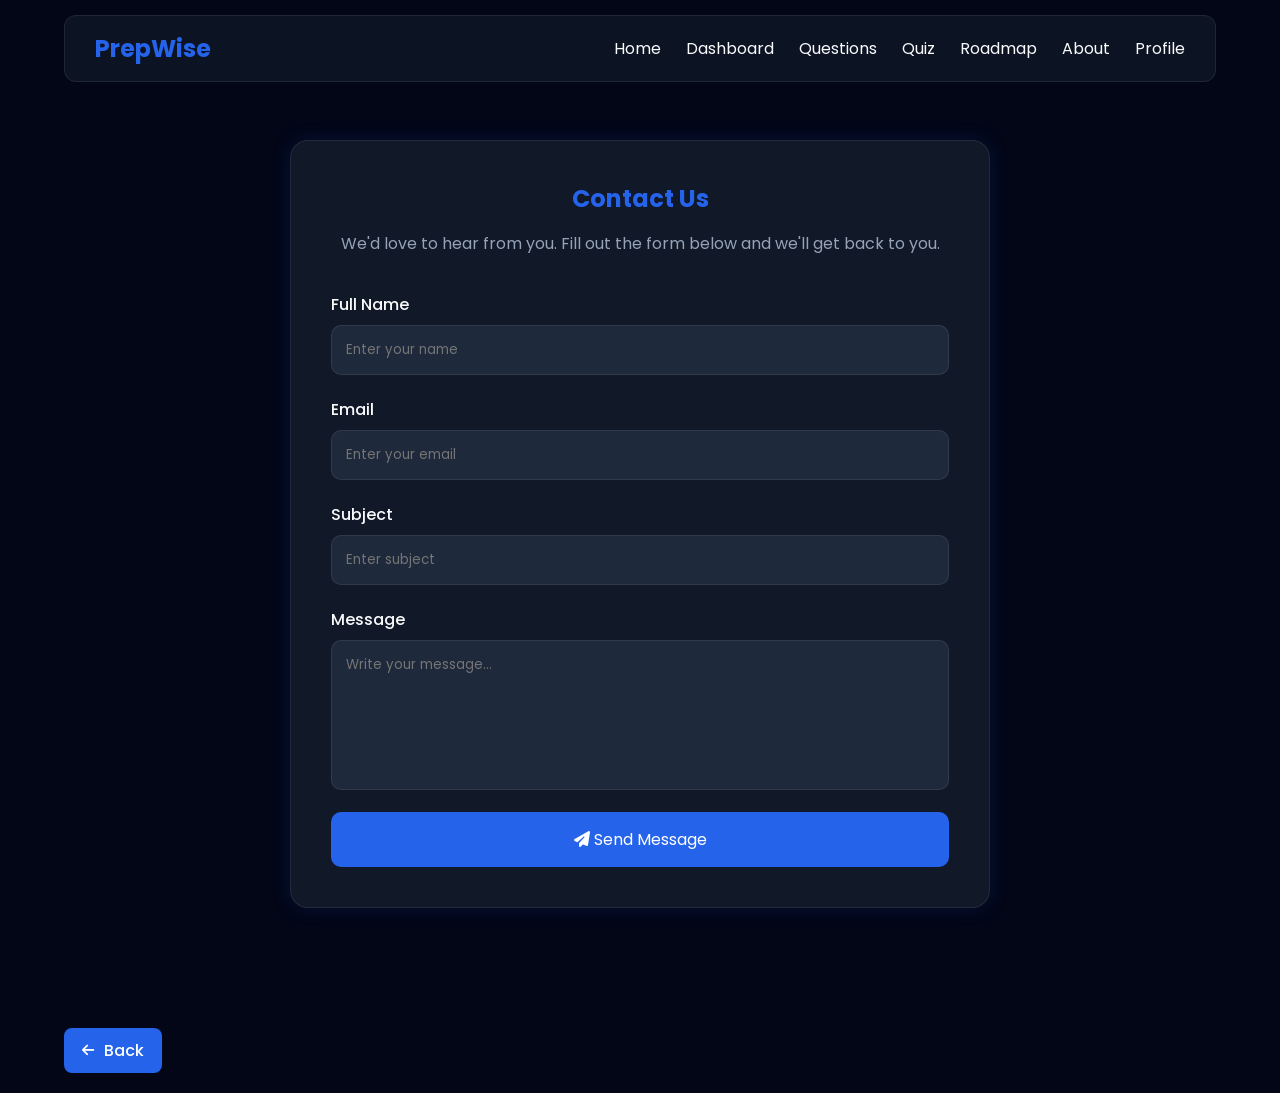
<file: html/contact.html>
<!DOCTYPE html>
<html lang="en">

<head>

    <meta charset="UTF-8">

    <meta name="viewport" content="width=device-width, initial-scale=1.0">

    <title>Contact | PrepWise</title>

    <link rel="stylesheet" href="../CSS/contact.css">

    <link href="https://fonts.googleapis.com/css2?family=Poppins:wght@300;400;500;600;700&display=swap" rel="stylesheet">

    <link rel="stylesheet"
    href="https://cdnjs.cloudflare.com/ajax/libs/font-awesome/6.6.0/css/all.min.css">

</head>

<body>

<header>

    <nav class="navbar">

        <h2 class="logo">PrepWise</h2>

        <ul class="nav-links">

            <li><a href="../index.html">Home</a></li>

            <li><a href="../html/dashboard.html">Dashboard</a></li>

            <li><a href="../html/questions.html">Questions</a></li>

            <li><a href="../html/quiz.html">Quiz</a></li>

            <li><a href="../html/roadmap.html">Roadmap</a></li>

            <li><a href="../html/about.html">About</a></li>

            <li><a href="../html/profile.html">Profile</a></li>

        </ul>

    </nav>

</header>

<section class="contact">

    <div class="contact-card">

        <h1>Contact Us</h1>

        <p>
            We'd love to hear from you. Fill out the form below and we'll get back to you.
        </p>

        <form id="contactForm">

            <div class="input-group">

                <label for="name">Full Name</label>

                <input
                type="text"
                id="name"
                placeholder="Enter your name"
                required>

            </div>

            <div class="input-group">

                <label for="email">Email</label>

                <input
                type="email"
                id="email"
                placeholder="Enter your email"
                required>

            </div>

            <div class="input-group">

                <label for="subject">Subject</label>

                <input
                type="text"
                id="subject"
                placeholder="Enter subject"
                required>

            </div>

            <div class="input-group">

                <label for="message">Message</label>

                <textarea
                id="message"
                rows="6"
                placeholder="Write your message..."
                required></textarea>

            </div>

            <button type="submit">

                <i class="fas fa-paper-plane"></i>

                Send Message

            </button>

        </form>

    </div>

</section>
<div class="back-container">

    <a href="javascript:history.back()" class="back-btn">

        <i class="fas fa-arrow-left"></i>

        Back

    </a>

</div>

<script src="../JS/contact.js"></script>

</body>

</html>
</file>
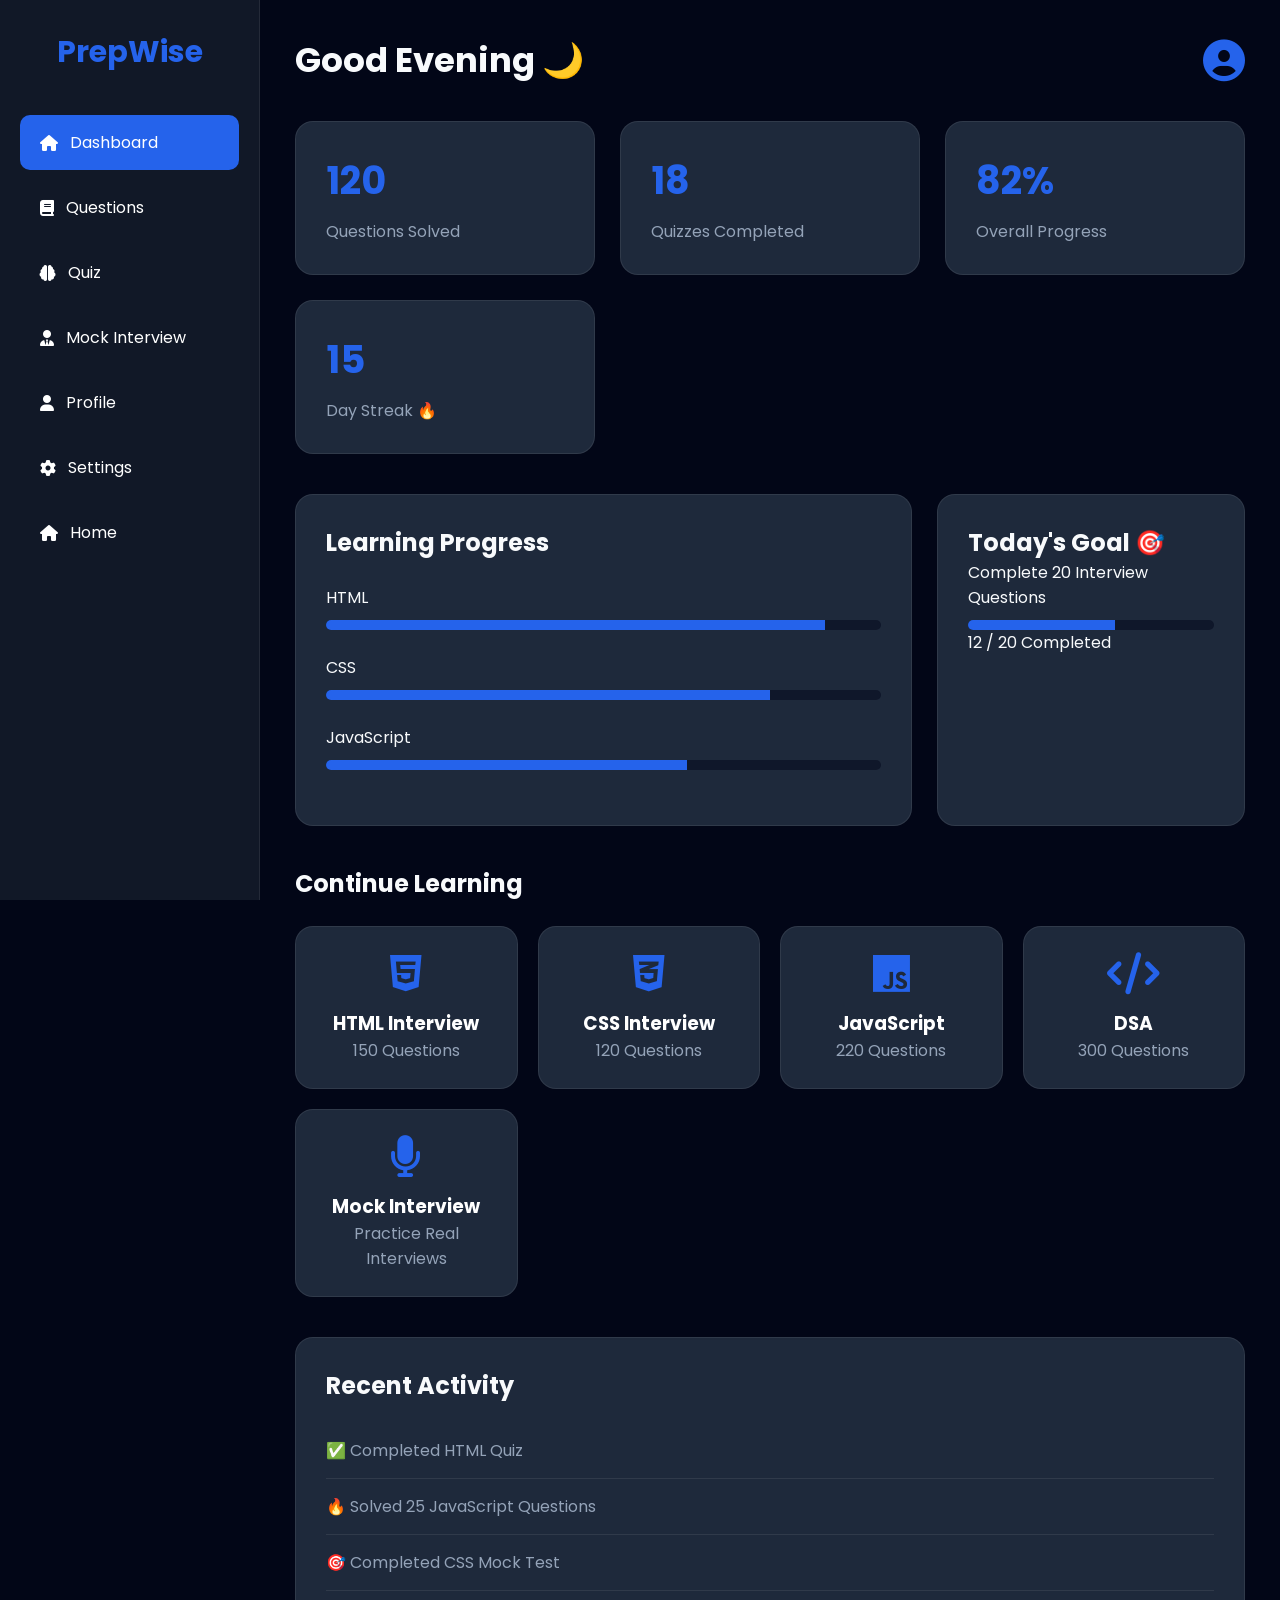
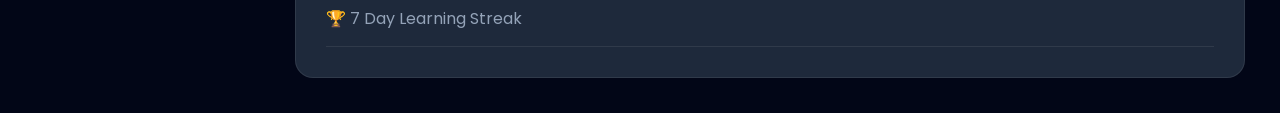
<file: html/dashboard.html>
<!DOCTYPE html>
<html lang="en">

<head>

    <meta charset="UTF-8">

    <meta name="viewport" content="width=device-width, initial-scale=1.0">

    <title>Dashboard | PrepWise</title>

    <link rel="stylesheet" href="../CSS/dashboard.css">

    <link href="https://fonts.googleapis.com/css2?family=Poppins:wght@300;400;500;600;700&display=swap" rel="stylesheet">

    <link rel="stylesheet"
    href="https://cdnjs.cloudflare.com/ajax/libs/font-awesome/6.6.0/css/all.min.css">

</head>

<body>

<div class="dashboard">

<!-- ================= SIDEBAR ================= -->

<aside class="sidebar">

    <h2 class="logo">

        PrepWise

    </h2>

    <ul>

        <ul>

    <li class="active">
        <a href="../html/dashboard.html">
            <i class="fas fa-home"></i>
            Dashboard
        </a>
    </li>

    <li>
        <a href="../html/questions.html">
            <i class="fas fa-book"></i>
            Questions
        </a>
    </li>

    <li>
        <a href="../html/quiz.html">
            <i class="fas fa-brain"></i>
            Quiz
        </a>
    </li>

    <li>
        <a href="../html/interview.html">
            <i class="fas fa-user-tie"></i>
            Mock Interview
        </a>
    </li>

    <li>
        <a href="../html/profile.html">
            <i class="fas fa-user"></i>
            Profile
        </a>
    </li>

    <li>
        <a href="../html/setting.html">
            <i class="fas fa-cog"></i>
            Settings
        </a>
    </li>
    
        <li>
        <a href="../index.html">
            <i class="fas fa-home"></i>
            Home
        </a>
    </li>

</ul>

</aside>

<!-- ================= MAIN ================= -->

<div class="main">

<header>

    <h1>

        Welcome Back 👋

    </h1>

    <div class="profile">

        <i class="fas fa-user-circle"></i>

    </div>

</header>

<!-- ================= CARDS ================= -->

<section class="cards">

<div class="card">

<h2>120</h2>

<p>Questions Solved</p>

</div>

<div class="card">

<h2>18</h2>

<p>Quizzes Completed</p>

</div>

<div class="card">

<h2>82%</h2>

<p>Overall Progress</p>

</div>

<div class="card">

<h2>15</h2>

<p>Day Streak 🔥</p>

</div>

</section>
<!-- ================= PROGRESS + GOAL ================= -->

<div class="dashboard-grid">

    <!-- Progress -->

    <div class="progress-section">

        <h2>Learning Progress</h2>

        <div class="progress-item">

            <span>HTML</span>

            <div class="progress-bar">
                <div class="progress html"></div>
            </div>

        </div>

        <div class="progress-item">

            <span>CSS</span>

            <div class="progress-bar">
                <div class="progress css"></div>
            </div>

        </div>

        <div class="progress-item">

            <span>JavaScript</span>

            <div class="progress-bar">
                <div class="progress js"></div>
            </div>

        </div>

    </div>

    <!-- Daily Goal -->

    <div class="goal-card">

        <h2>Today's Goal 🎯</h2>

        <p>Complete 20 Interview Questions</p>

        <div class="progress-bar">

            <div class="progress goal"></div>

        </div>

        <span>12 / 20 Completed</span>

    </div>

</div>

<!-- ================= CONTINUE LEARNING ================= -->

<section class="learning">

    <h2>Continue Learning</h2>

    <div class="learning-grid">

        <div class="learning-card">
            <a href="../html/questions.html">

            <i class="fab fa-html5"></i>

            <h3 >HTML Interview</h3>

            <p>150 Questions</p>
            </a>

        </div>

        <div class="learning-card">
            <a href="../html/questions.html">

            <i class="fab fa-css3-alt"></i>

            <h3>CSS Interview</h3>

            <p>120 Questions</p>
            </a>

        </div>

        <div class="learning-card">
            <a href="../html/questions.html">

            <i class="fab fa-js"></i>

            <h3>JavaScript</h3>

            <p>220 Questions</p>
         </a>
        </div>

        <div class="learning-card">
            <a href="../html/questions.html">

            <i class="fas fa-code"></i>

            <h3>DSA</h3>

            <p>300 Questions</p>
            </a>

        </div>
        <div class="learning-card">

        <a href="../html/interview.html">

        <i class="fas fa-microphone"></i>

        <h3>Mock Interview</h3>

        <p>Practice Real Interviews</p>

    </a>

</div>

    </div>

</section>

<!-- ================= RECENT ACTIVITY ================= -->

<section class="activity">

    <h2>Recent Activity</h2>

    <ul>

        <li>✅ Completed HTML Quiz</li>

        <li>🔥 Solved 25 JavaScript Questions</li>

        <li>🎯 Completed CSS Mock Test</li>

        <li>🏆 7 Day Learning Streak</li>

    </ul>

</section>

</div>

</div>

<script src="../JS/dashboard.js"></script>
</body>

</html>
</file>
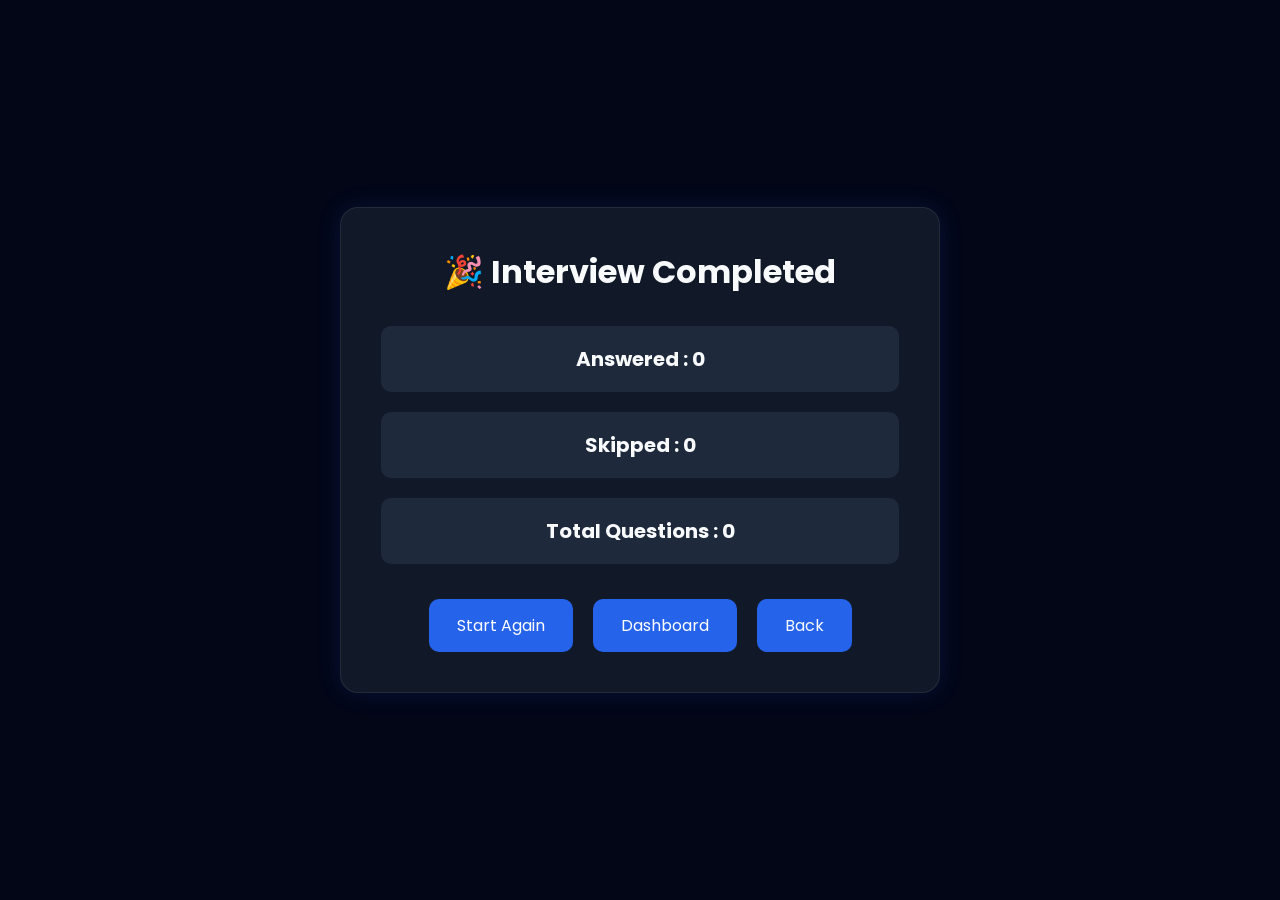
<file: html/interview-result.html>
<!DOCTYPE html>
<html lang="en">

<head>

<meta charset="UTF-8">
<meta name="viewport" content="width=device-width, initial-scale=1.0">

<title>Interview Result | PrepWise</title>

<link rel="stylesheet" href="../CSS/interview-result.css">

<link href="https://fonts.googleapis.com/css2?family=Poppins:wght@300;400;500;600;700&display=swap" rel="stylesheet">

</head>

<body>

<div class="result-card">

    <h1>🎉 Interview Completed</h1>

    <div class="result-box">

        <h2 id="answered">Answered : 0</h2>

        <h2 id="skipped">Skipped : 0</h2>

        <h2 id="total">Total Questions : 0</h2>

    </div>

    <div class="buttons">

        <a href="../html/mock-interview.html">
            <button>Start Again</button>
        </a>

        <a href="../html/dashboard.html">
            <button>Dashboard</button>
        </a>

         <button>
    <a href="javascript:history.back()" class="back-btn">

        <i class="fas fa-arrow-left"></i>

        Back

    </a>
  </button>

    </div>


</div>


<script src="../JS/interview-result.js"></script>

</body>
</html>
</file>
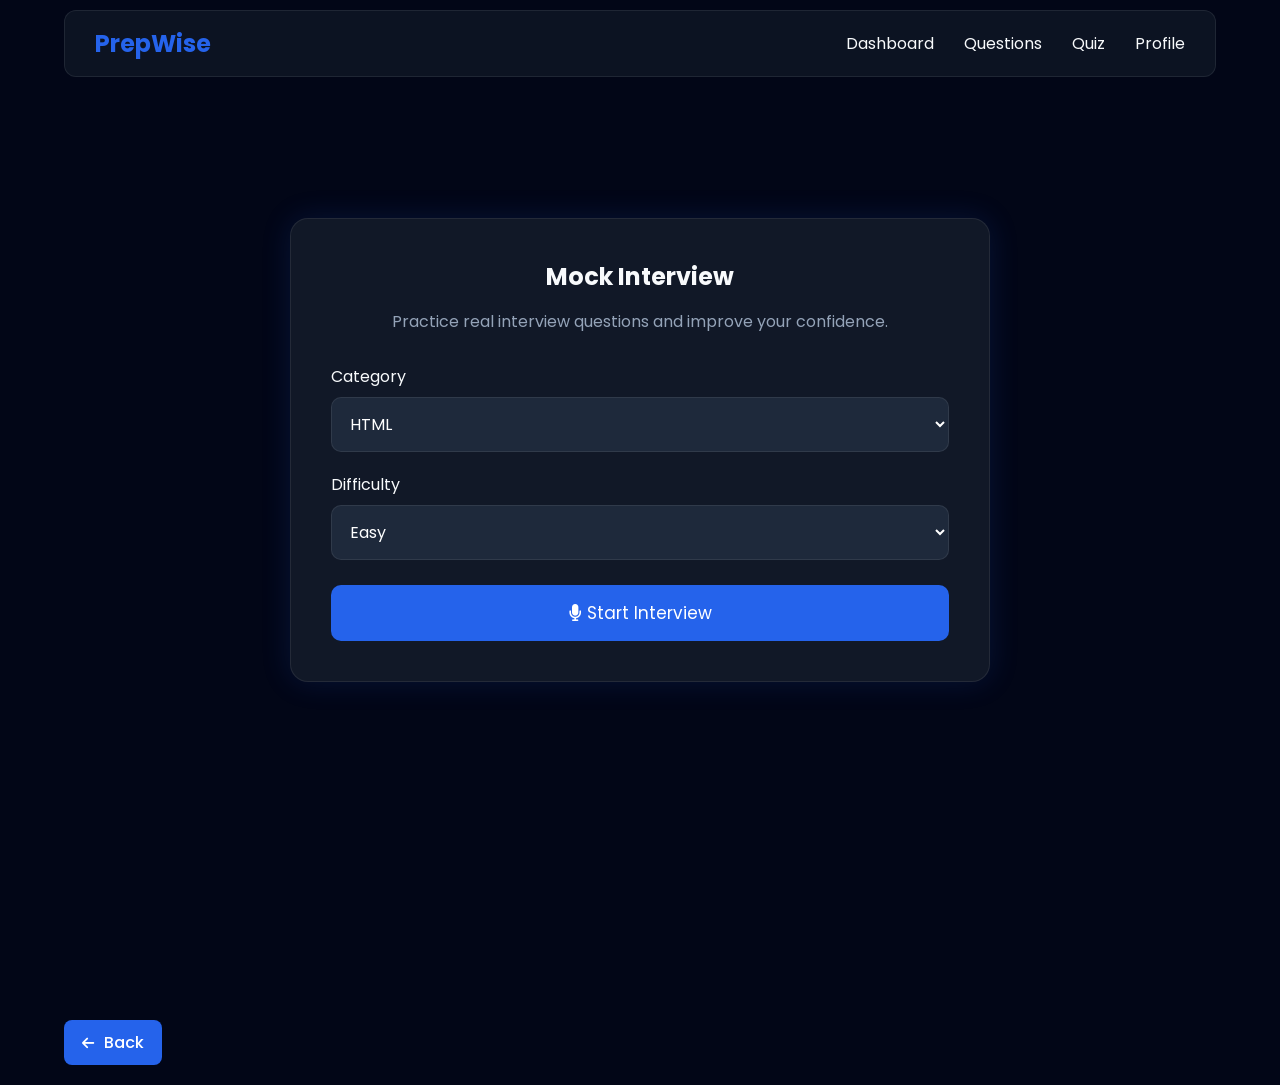
<file: html/interview.html>
<!DOCTYPE html>
<html lang="en">

<head>

    <meta charset="UTF-8">
    <meta name="viewport" content="width=device-width, initial-scale=1.0">

    <title>PrepWise | Mock Interview</title>

    <link rel="stylesheet" href="../CSS/interview.css">

    <link href="https://fonts.googleapis.com/css2?family=Poppins:wght@300;400;500;600;700&display=swap" rel="stylesheet">

    <link rel="stylesheet"
    href="https://cdnjs.cloudflare.com/ajax/libs/font-awesome/6.6.0/css/all.min.css">

</head>

<body>

<header>

    <nav class="navbar">

        <h2 class="logo">PrepWise</h2>

        <ul class="nav-links">

            <li><a href="../html/dashboard.html">Dashboard</a></li>

            <li><a href="../html/questions.html">Questions</a></li>

            <li><a href="../html/quiz.html">Quiz</a></li>

            <li><a href="../html/profile.html">Profile</a></li>

        </ul>

    </nav>

</header>

<section class="interview-start">

    <div class="interview-card">

        <h1>Mock Interview</h1>

        <p>
            Practice real interview questions and improve your confidence.
        </p>

        <label>Category</label>

        <select id="category">

            <option value="HTML">HTML</option>

            <option value="CSS">CSS</option>

            <option value="JavaScript">JavaScript</option>

            <option value="React">React</option>

            <option value="DSA">DSA</option>

        </select>

        <label>Difficulty</label>

        <select id="difficulty">

            <option value="Easy">Easy</option>

            <option value="Medium">Medium</option>

            <option value="Hard">Hard</option>

        </select>

        <button id="startInterview">

            <i class="fa-solid fa-microphone"></i>

            Start Interview

        </button>

    </div>

</section>

<!-- Interview Screen -->

<section id="interviewContainer" style="display:none;">

    <div class="interview-card">

        <div class="interview-top">

            <span id="questionNumber"></span>

            <span id="timer">⏱ 60</span>

        </div>

        <div class="progress">

            <div class="progress-bar" id="progressBar"></div>

        </div>

        <h2 id="question"></h2>

        <textarea
            id="answer"
            rows="8"
            placeholder="Write your answer here...">
        </textarea>

        <div class="buttons">

            <button id="skipBtn">Skip</button>

            <button id="nextBtn">Next</button>

        </div>

    </div>

</div>

</section>
    <div class="back-container">

    <a href="javascript:history.back()" class="back-btn">

        <i class="fas fa-arrow-left"></i>

        Back

    </a>


<script src="../JS/interview.js"></script>

</body>

</html>
</file>
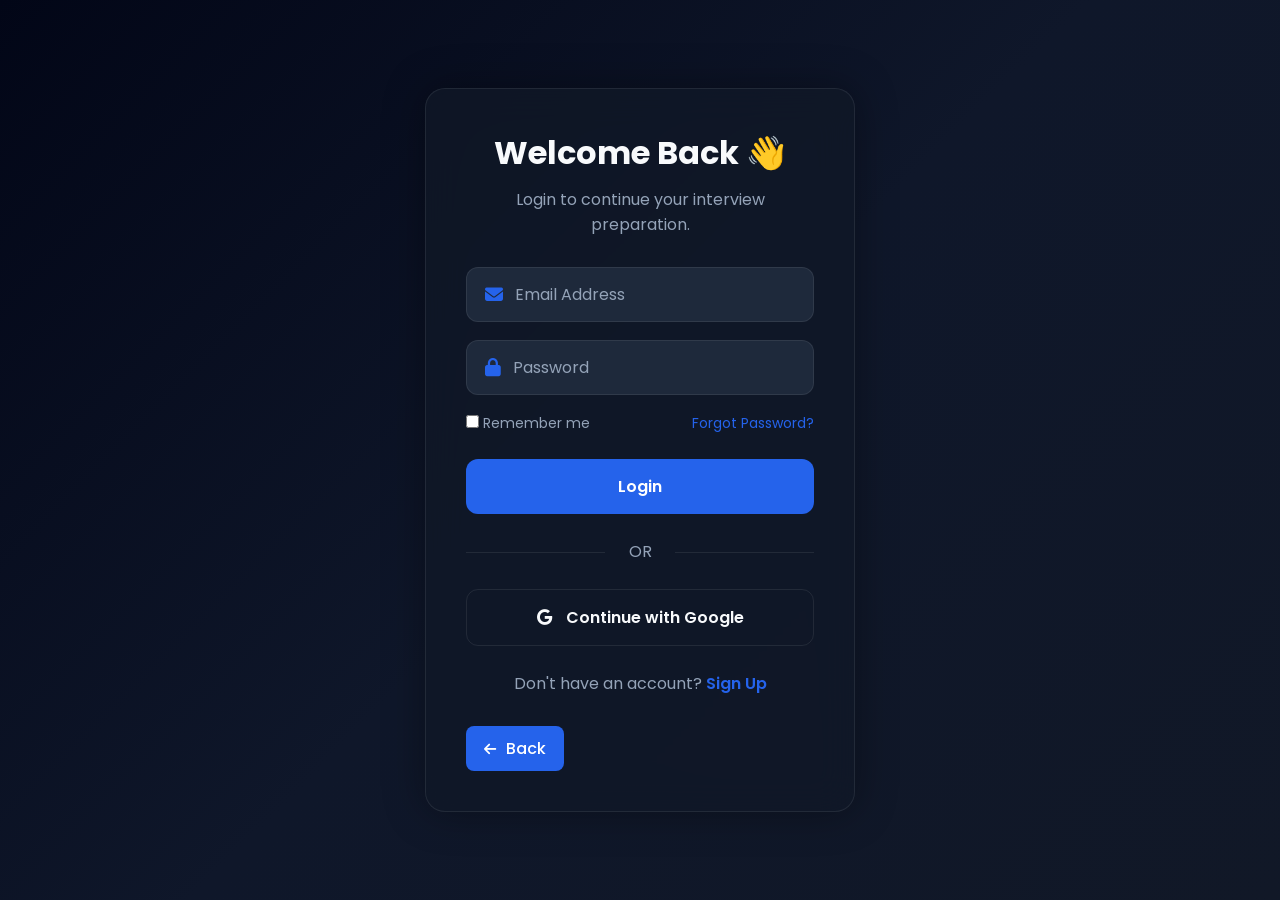
<file: html/login.html>
<!DOCTYPE html>
<html lang="en">
<head>
    <meta charset="UTF-8">
    <meta name="viewport" content="width=device-width, initial-scale=1.0">
    <title>Login | PrepWise</title>

    <link rel="stylesheet" href="../CSS/auth.css">

    <link href="https://fonts.googleapis.com/css2?family=Poppins:wght@300;400;500;600;700&display=swap" rel="stylesheet">

    <link rel="stylesheet"
    href="https://cdnjs.cloudflare.com/ajax/libs/font-awesome/6.6.0/css/all.min.css">
</head>

<body>

<div class="login-container">

    <div class="login-card">

        <h2>Welcome Back 👋</h2>

        <p>Login to continue your interview preparation.</p>

        <form>

            <div class="input-box">

                <i class="fas fa-envelope"></i>

                <input type="email"
                placeholder="Email Address"
                required>

            </div>

            <div class="input-box">

                <i class="fas fa-lock"></i>

                <input type="password"
                placeholder="Password"
                required>

            </div>

            <div class="options">

                <label>

                    <input type="checkbox">

                    Remember me

                </label>

                <a href="#">Forgot Password?</a>

            </div>

            <button type="submit">

                Login

            </button>

        </form>

        <div class="divider">

            OR

        </div>

        <button class="google-btn">

            <i class="fab fa-google"></i>

            Continue with Google

        </button>

        <p class="signup-link">

            Don't have an account?

            <a href="../html/signup.html">

                Sign Up

            </a>

        </p>
         <a href="javascript:history.back()" class="back-btn">

        <i class="fas fa-arrow-left"></i>

        Back

    </a>
        

    </div>


</div>



</body>
</html>
</file>
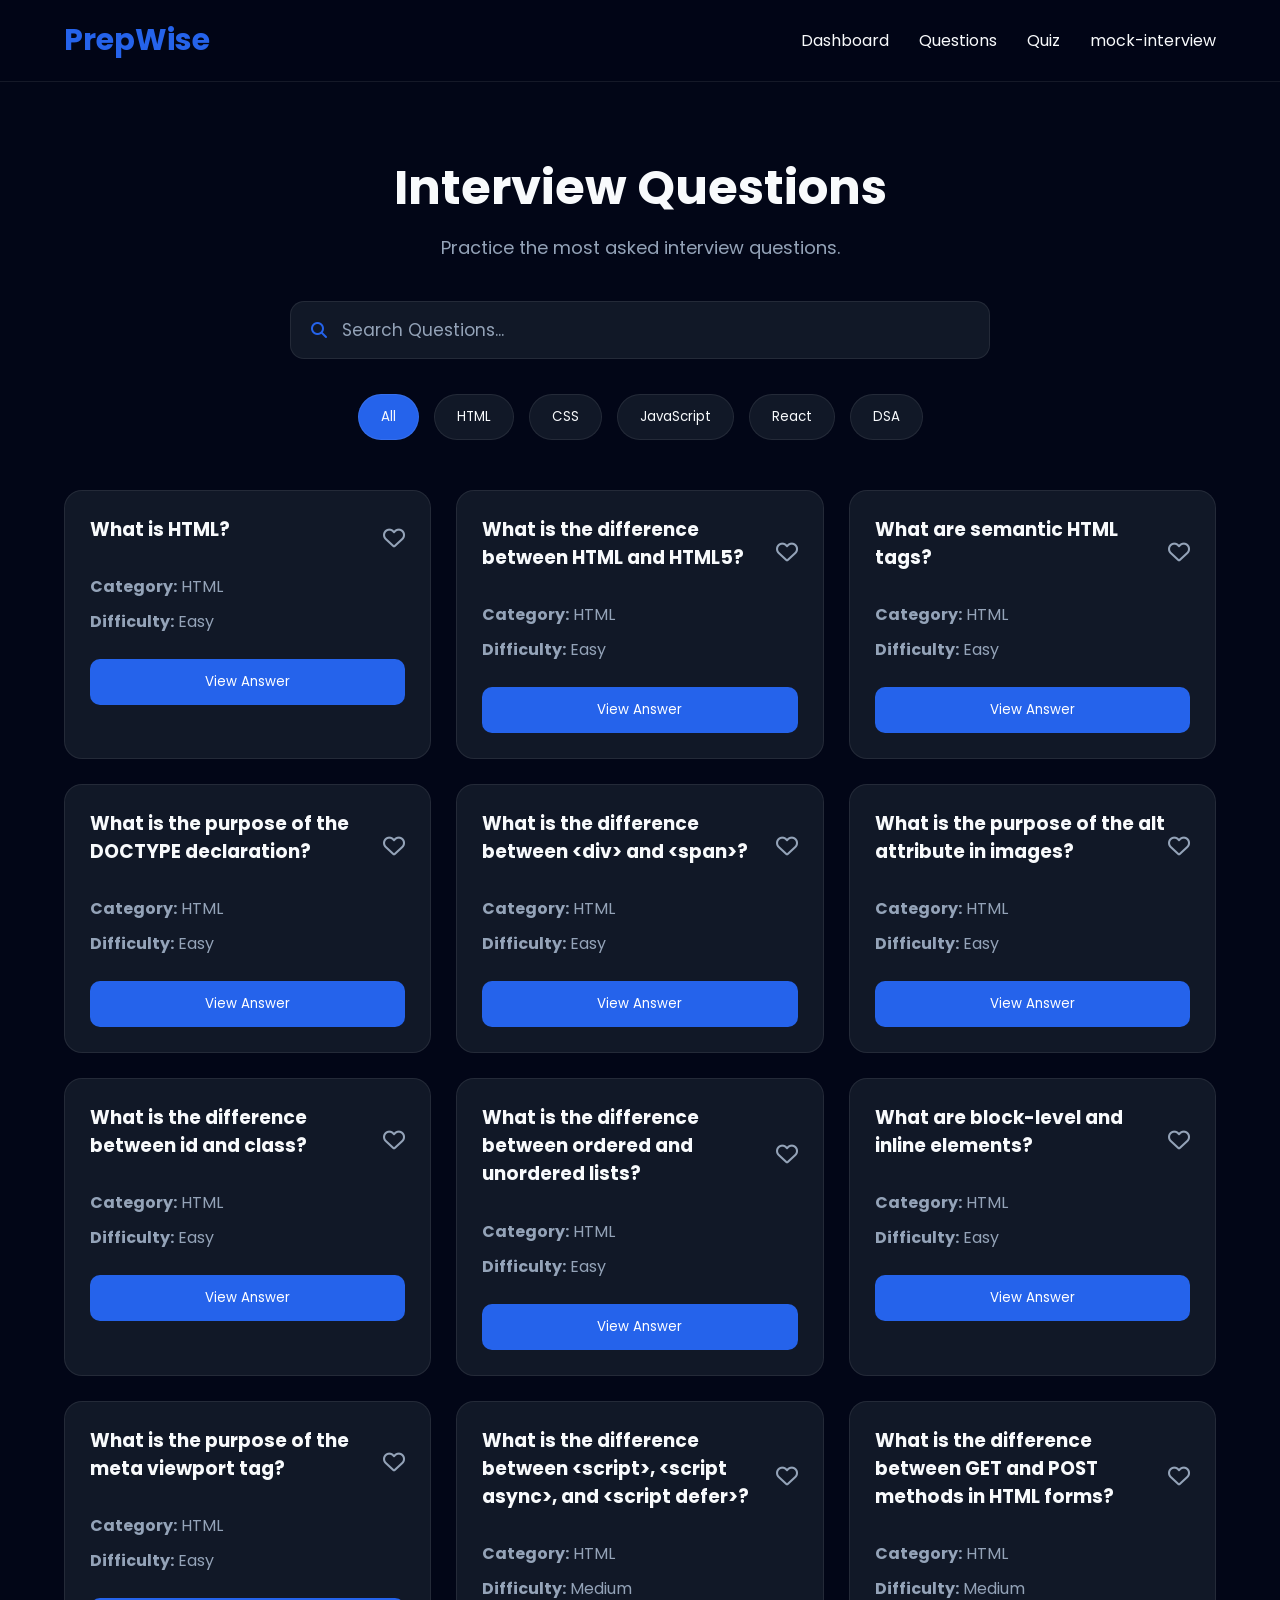
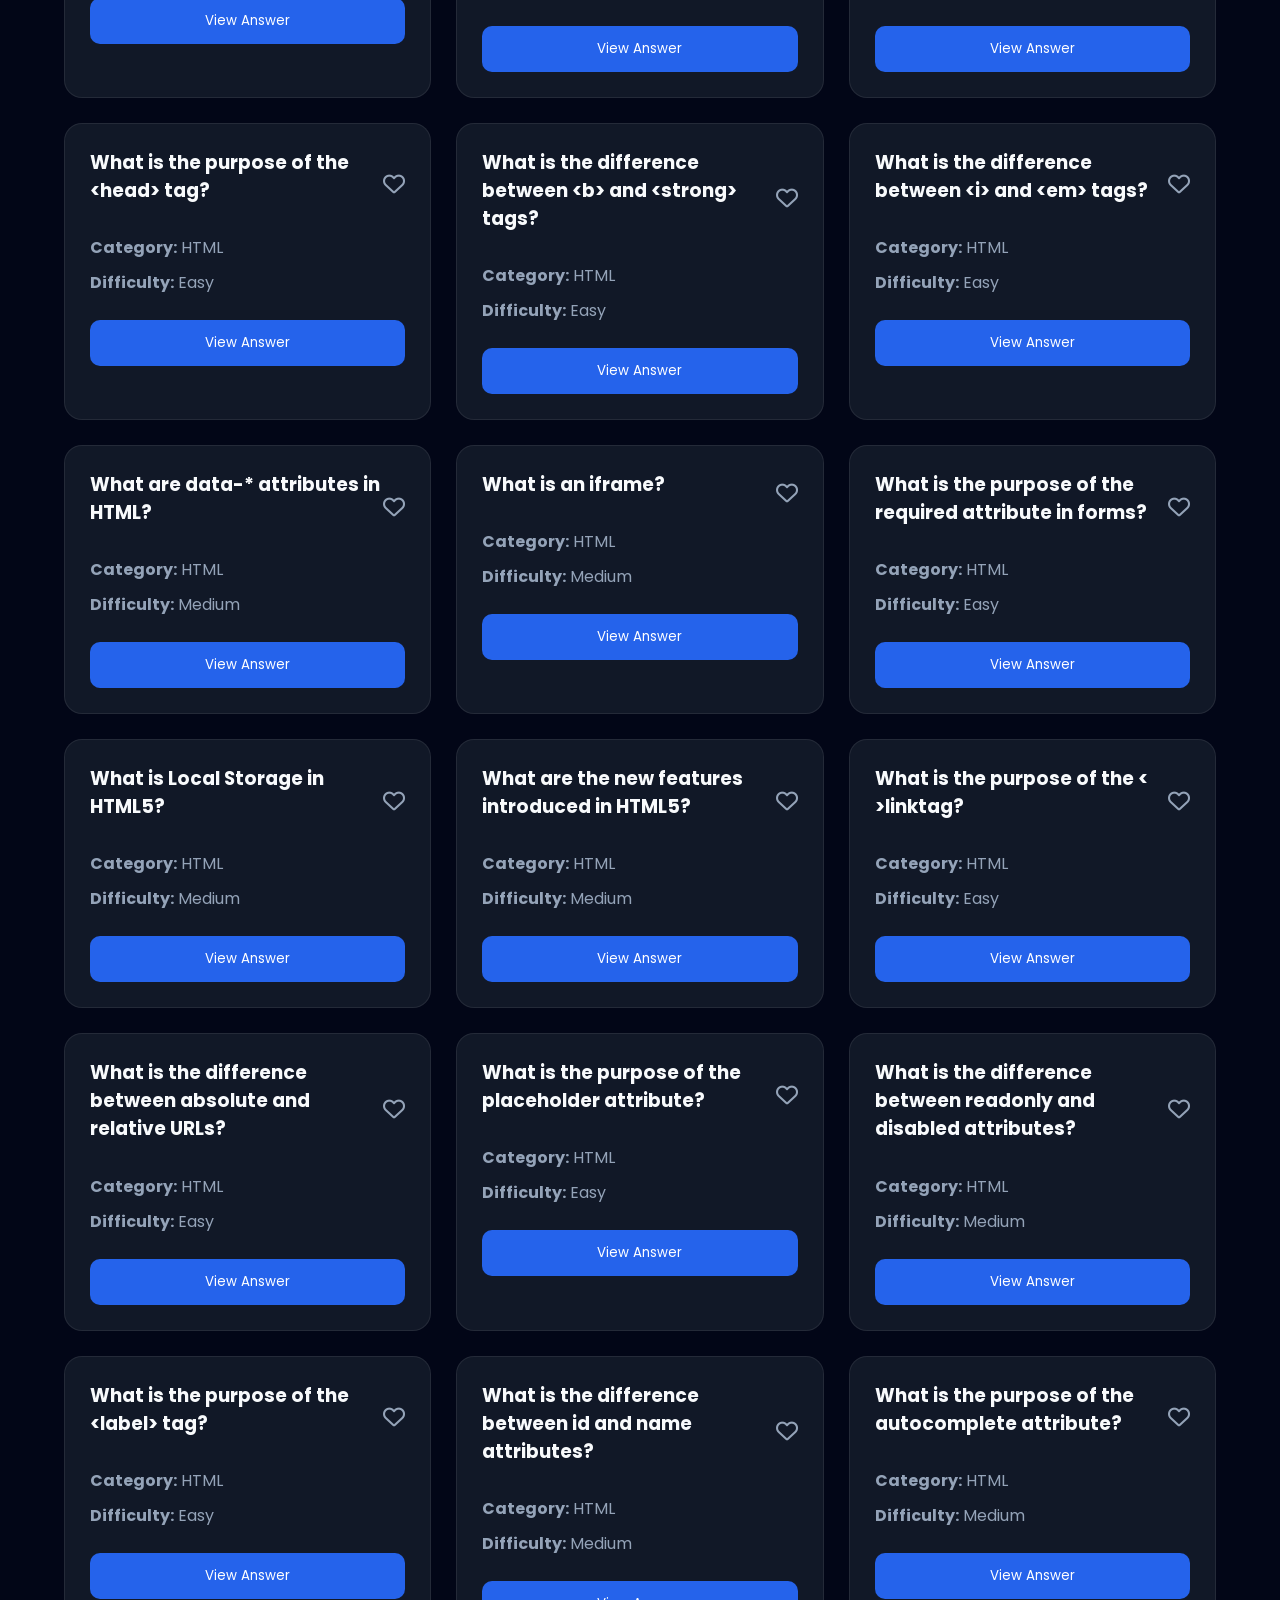
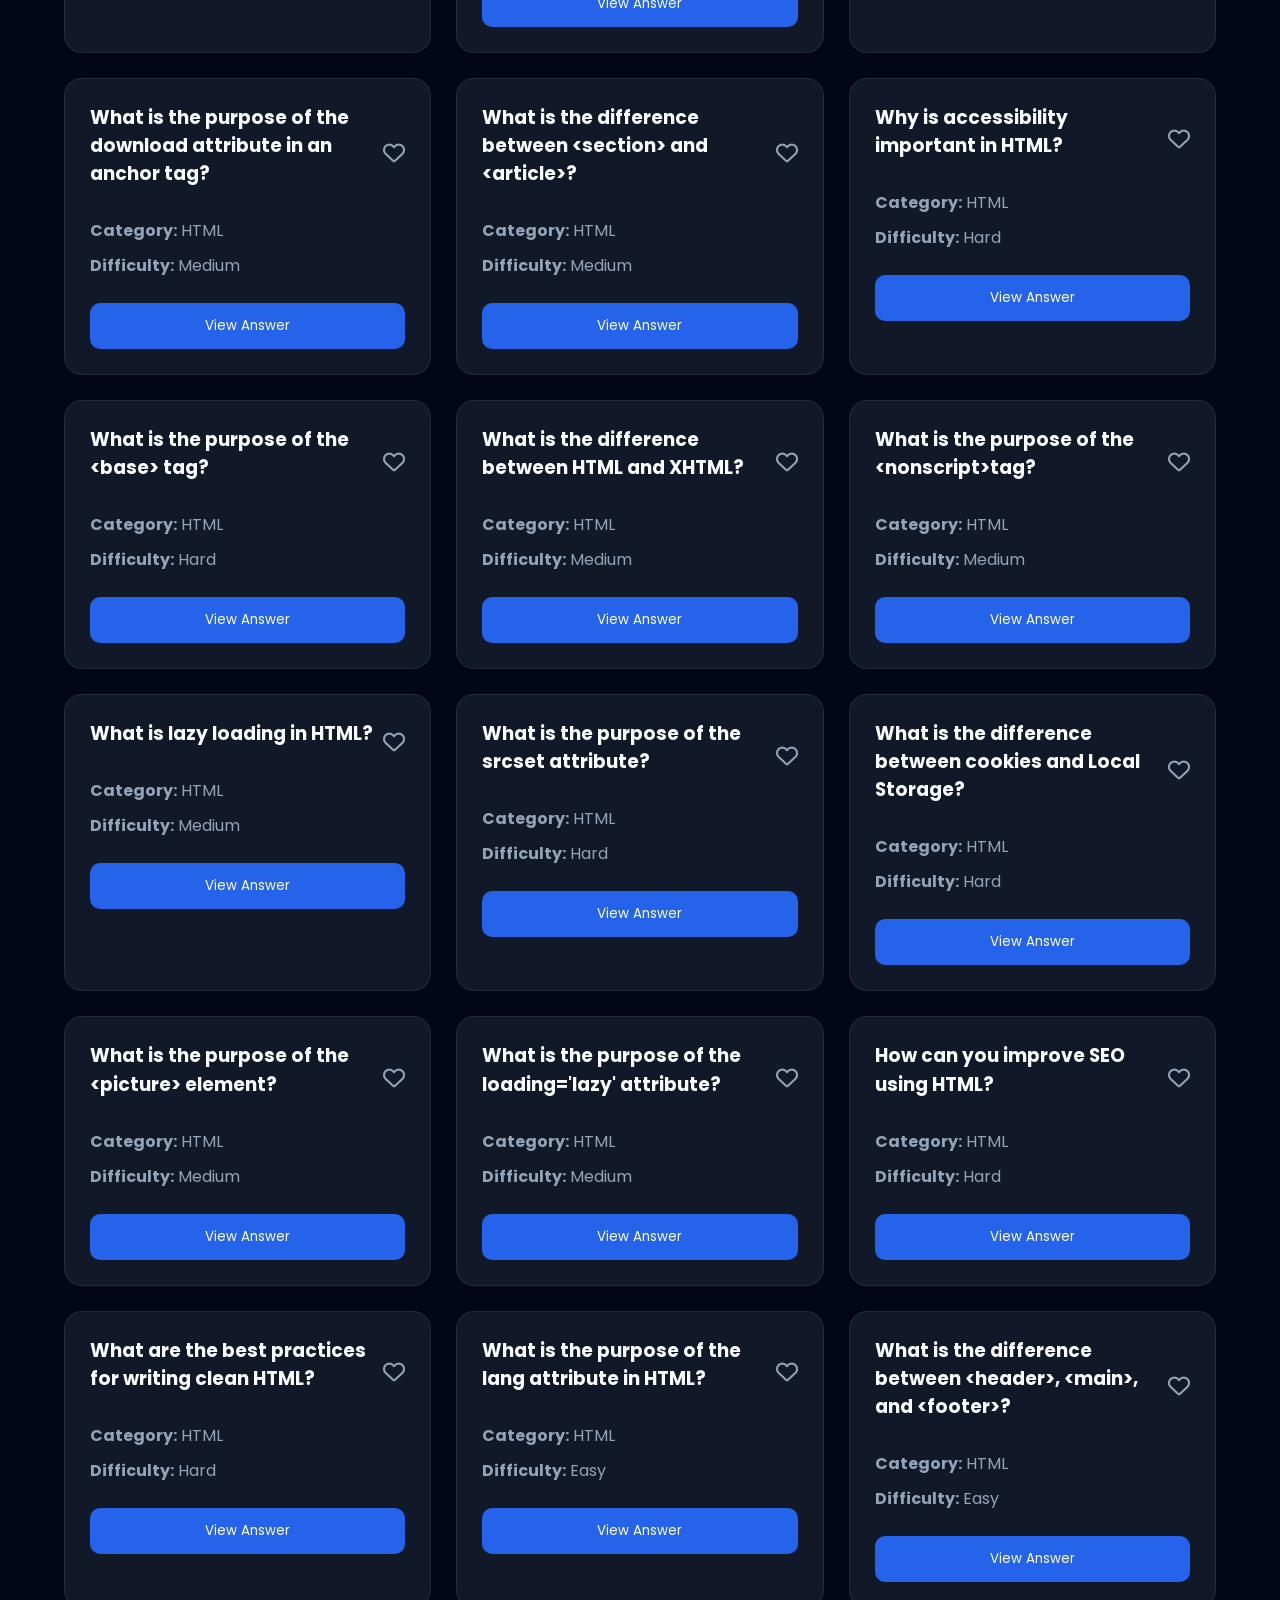
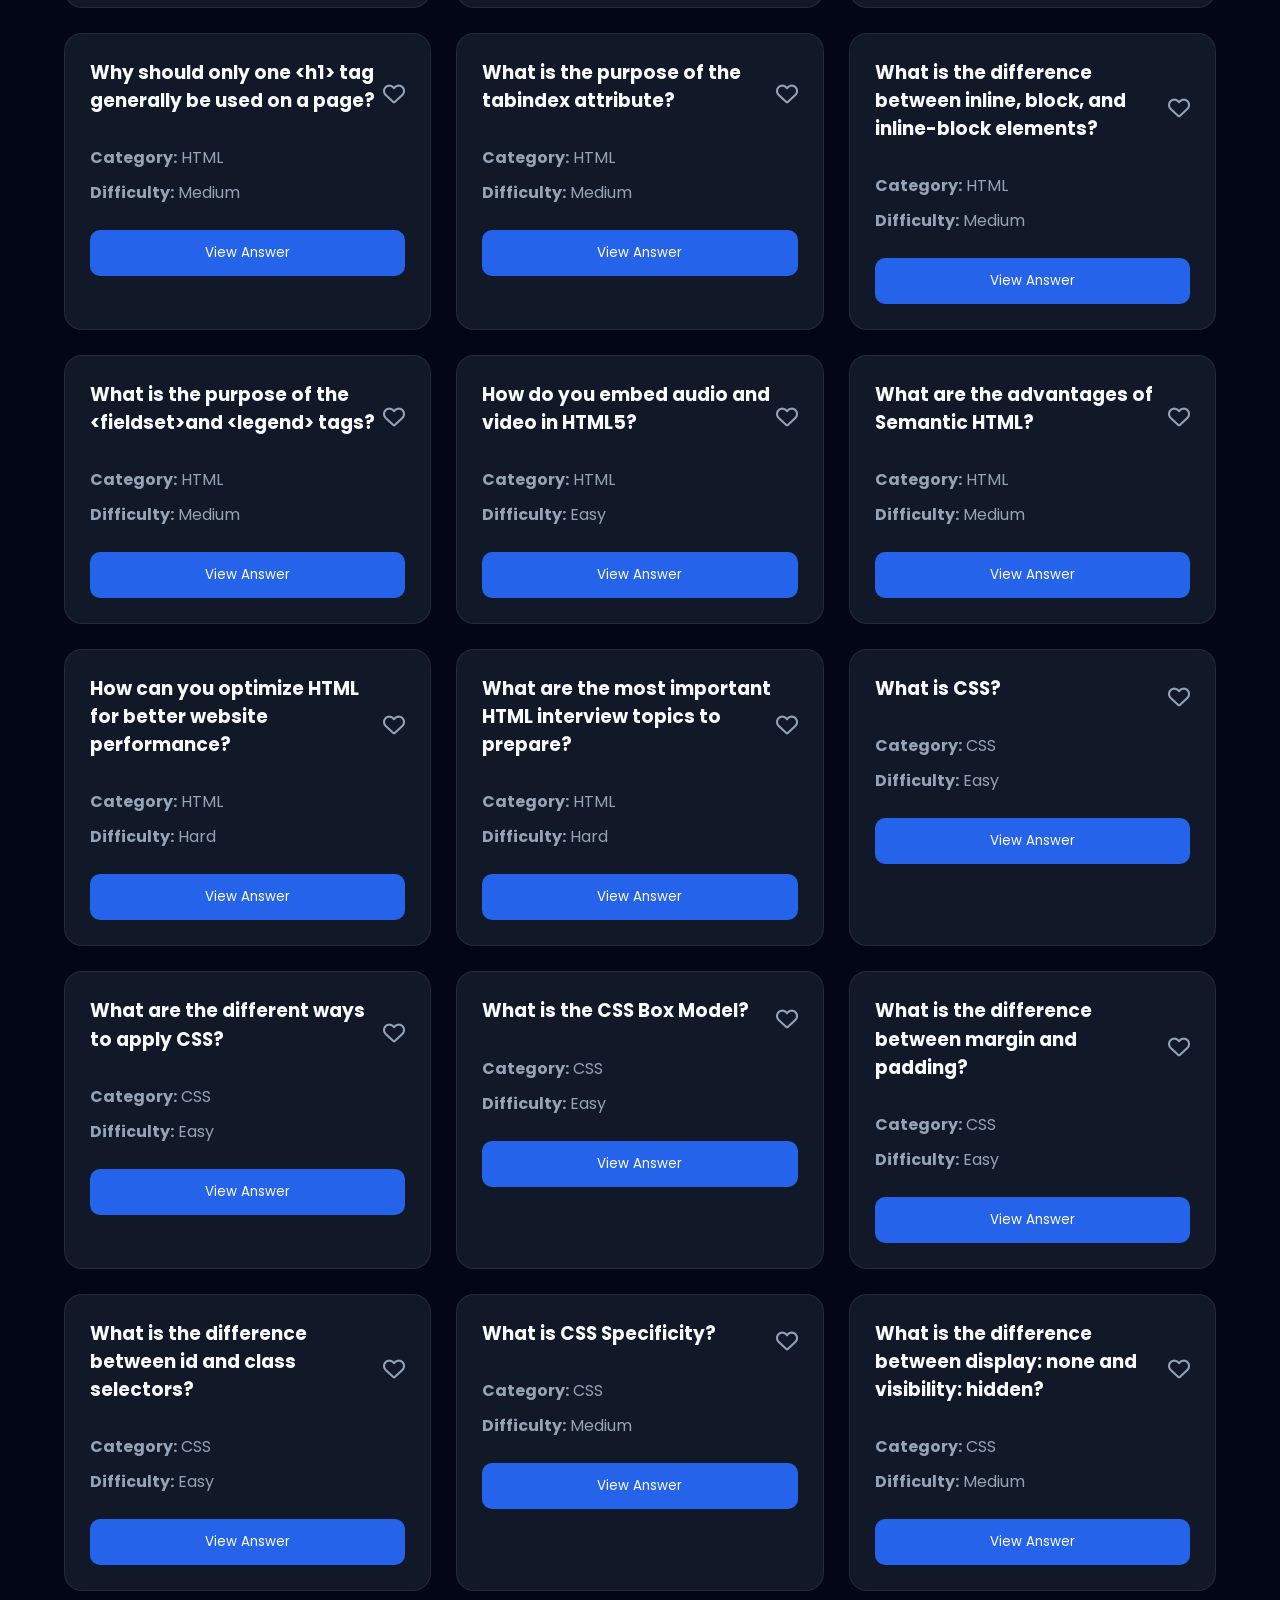
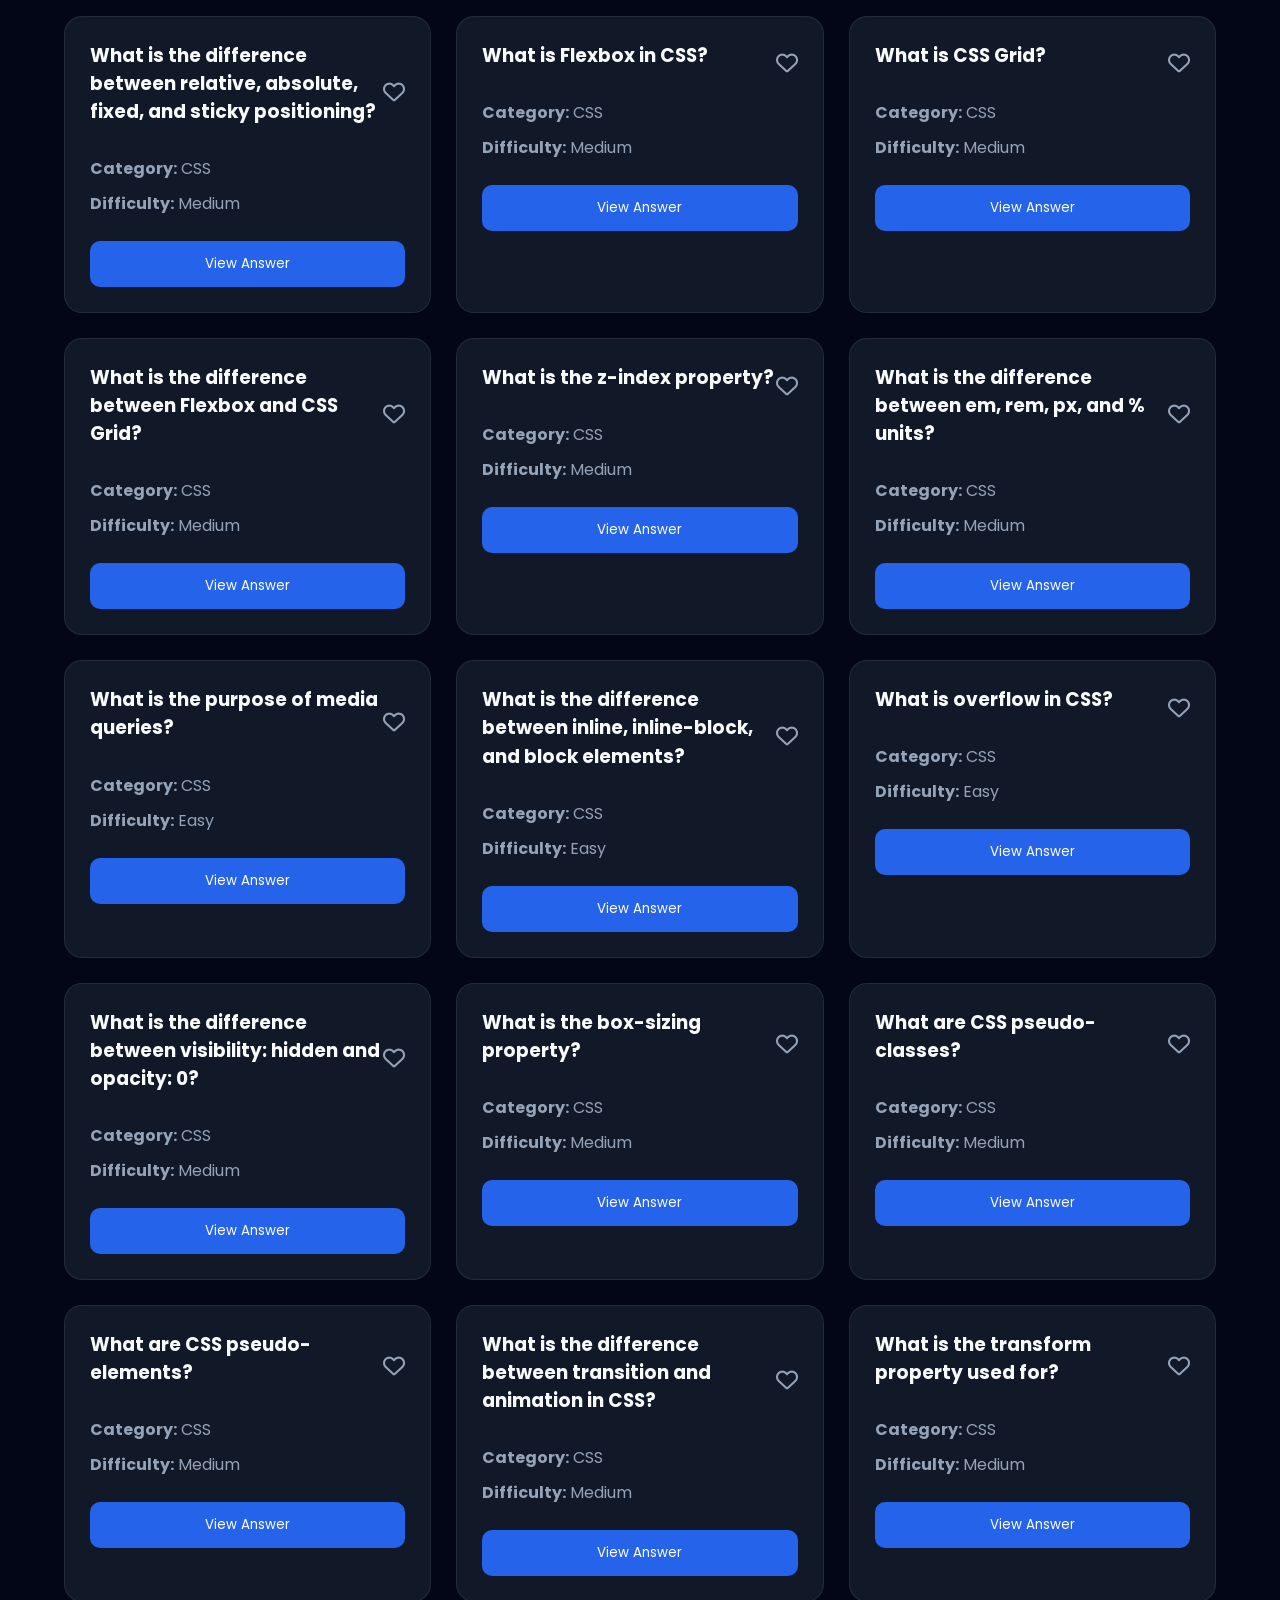
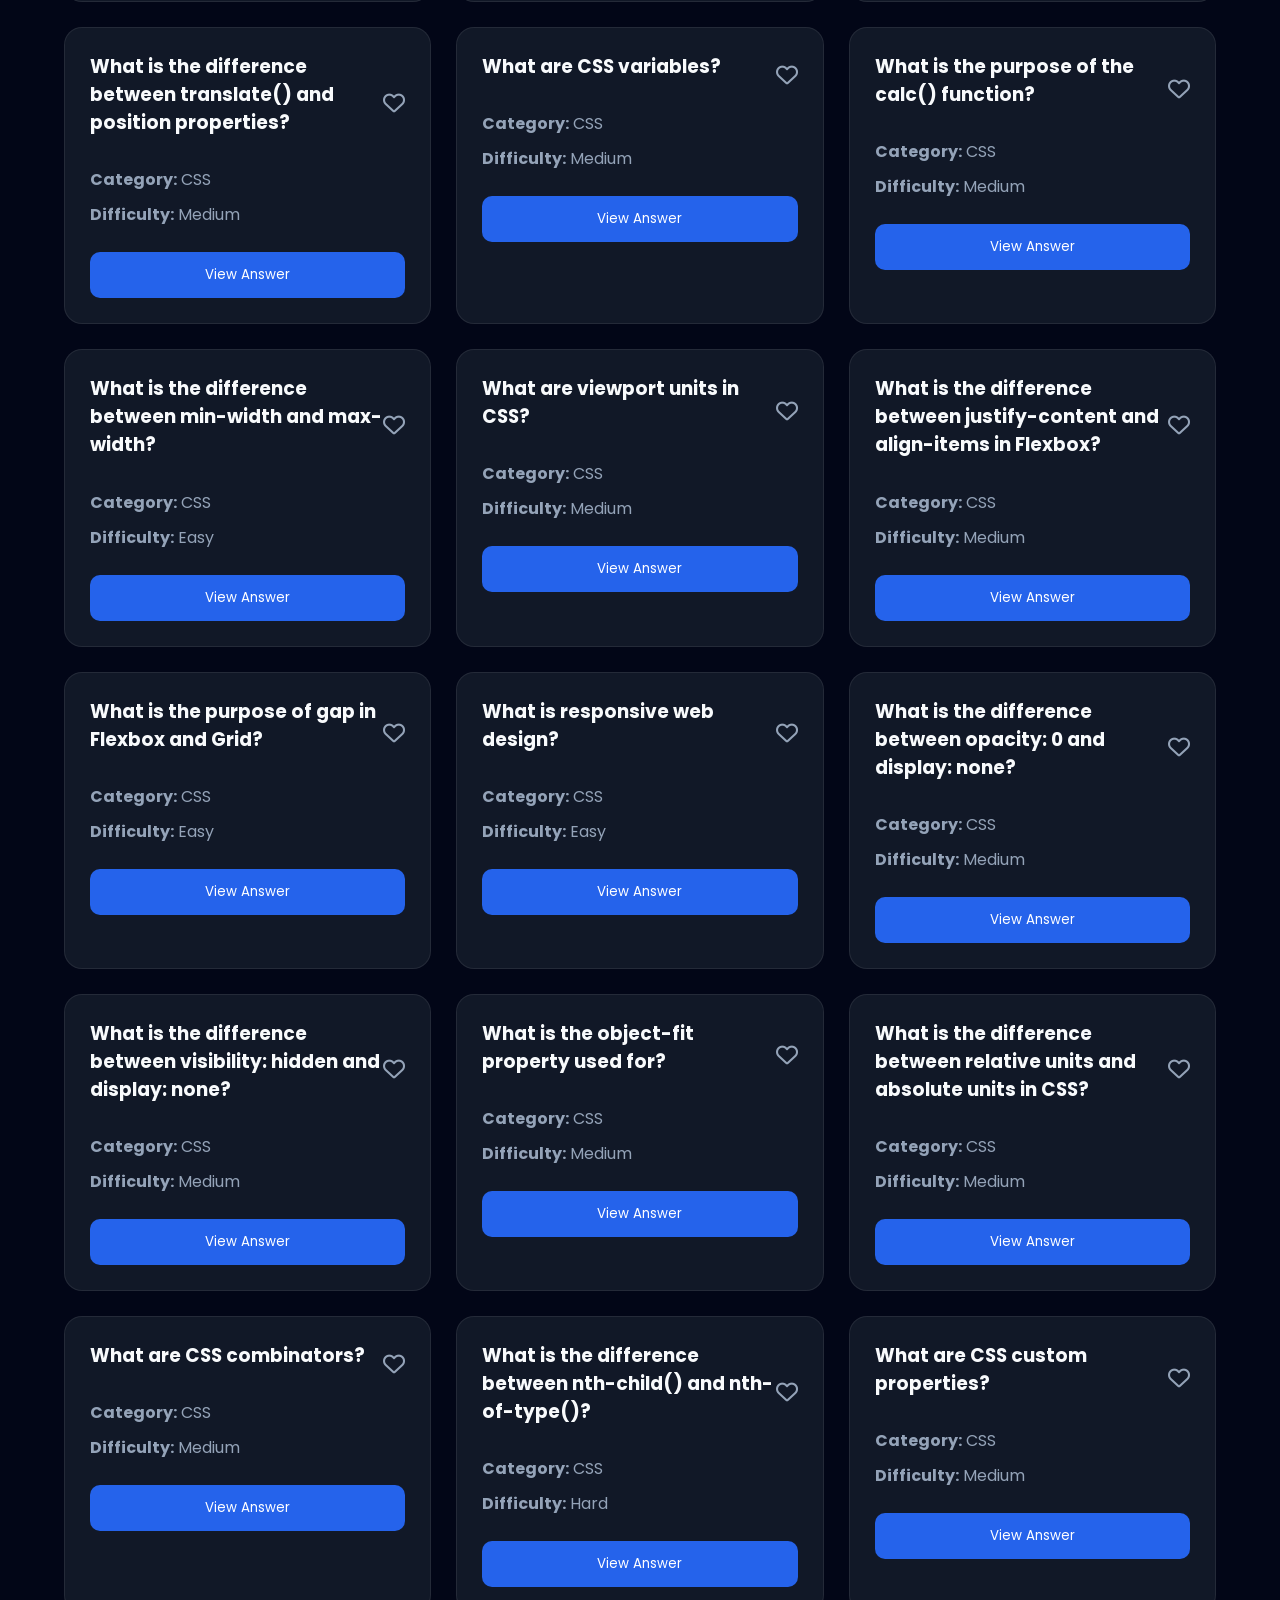
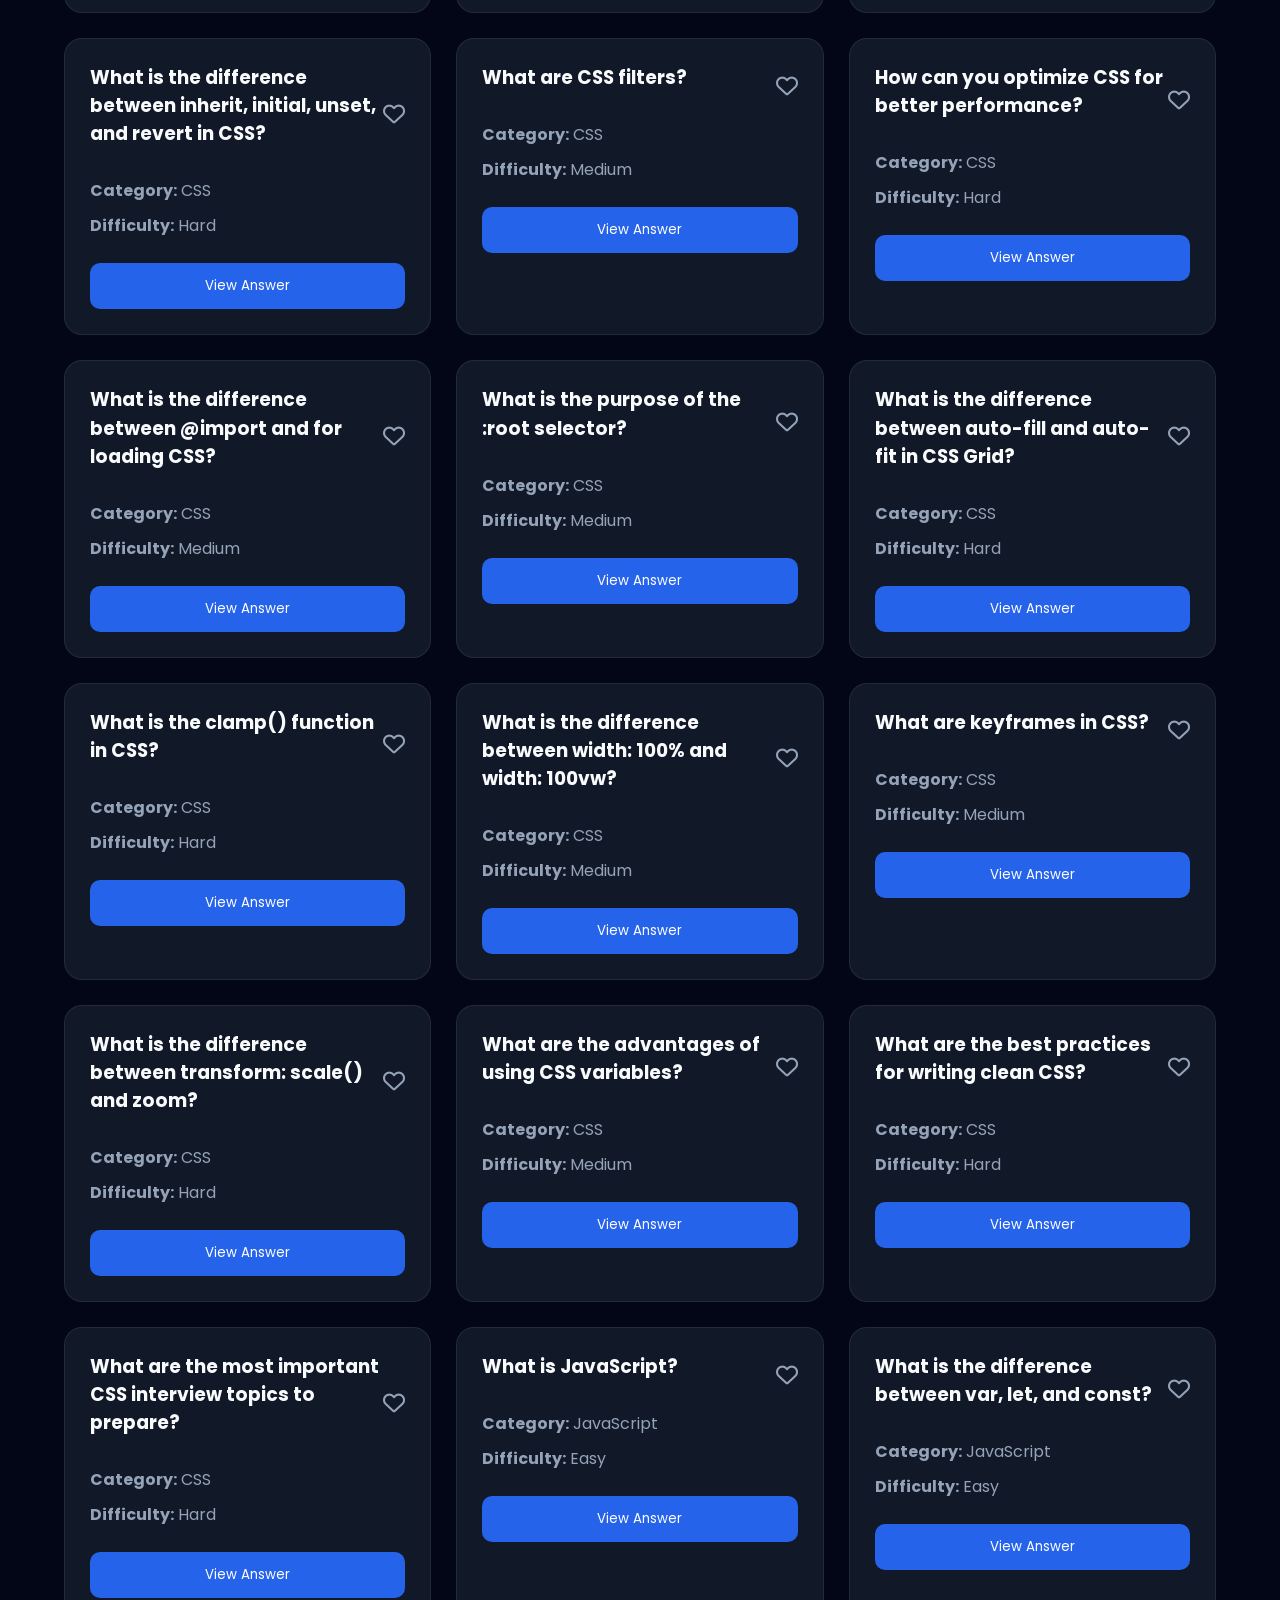
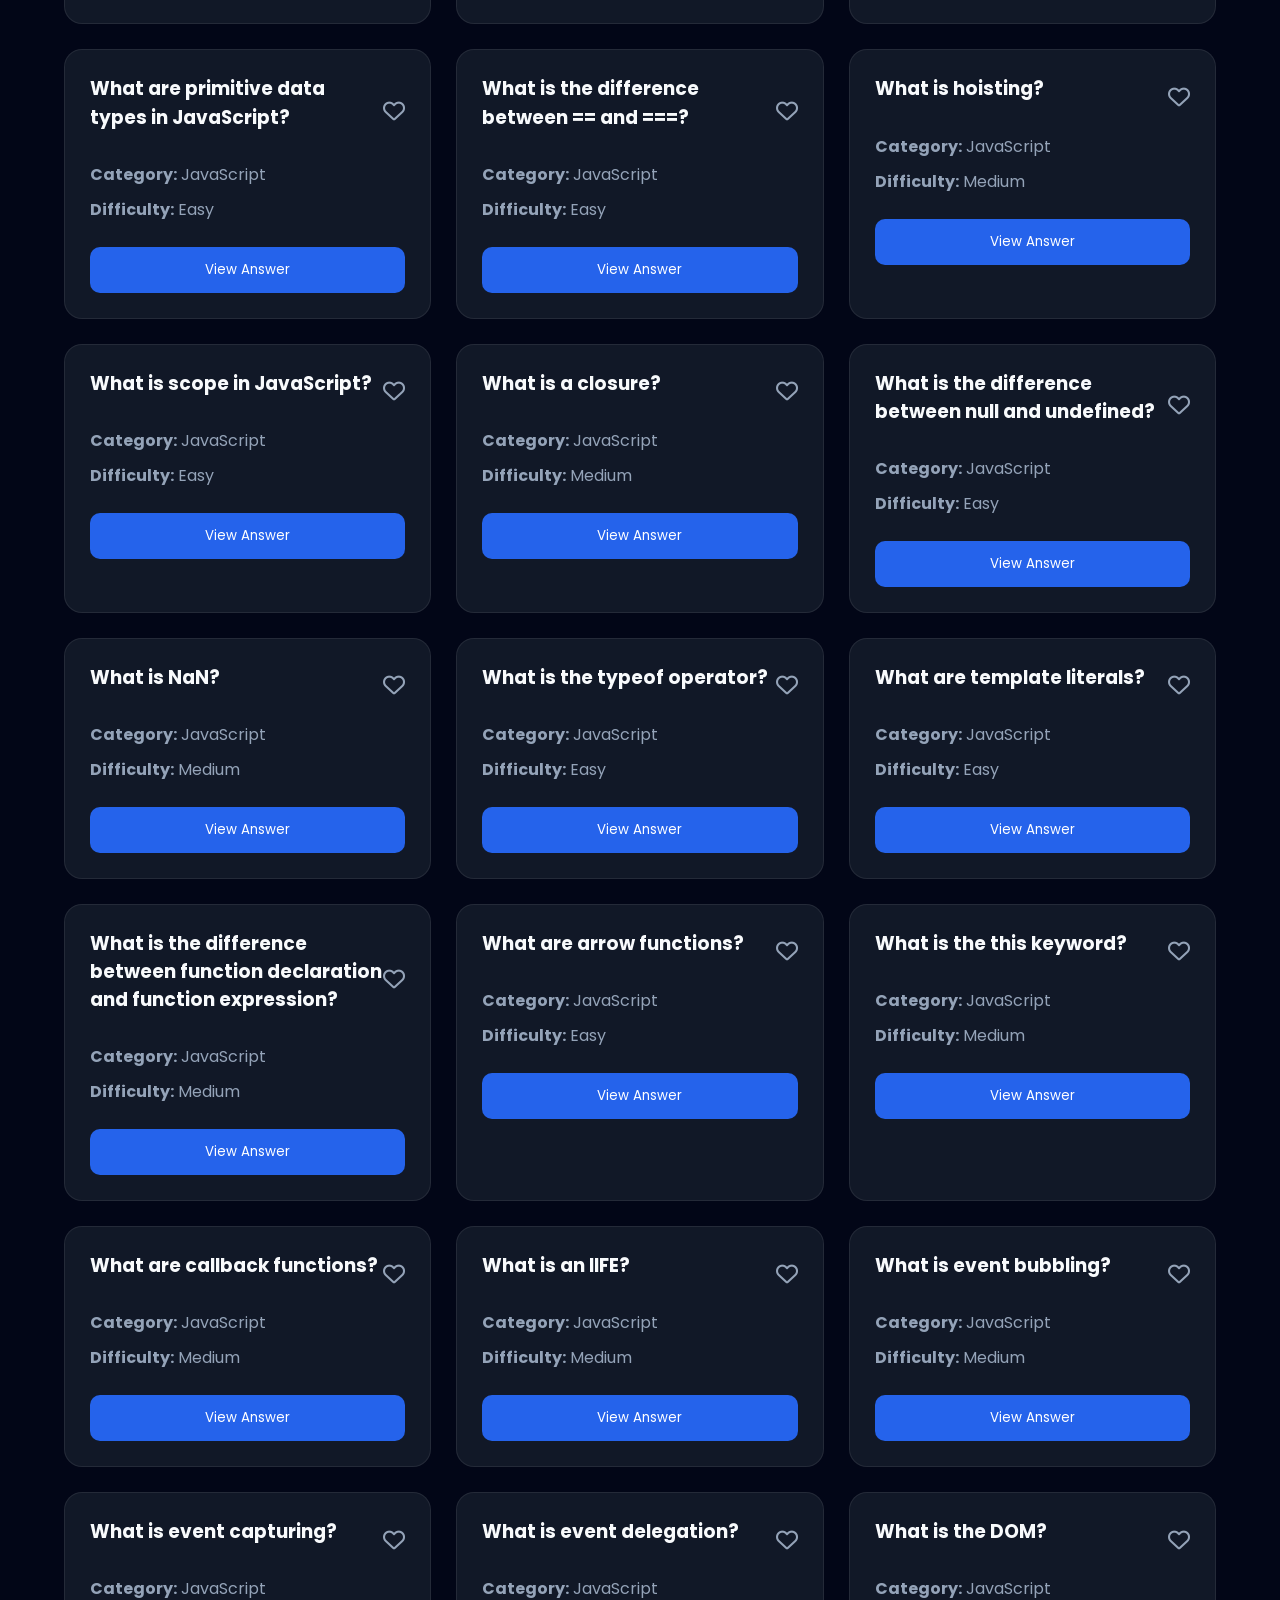
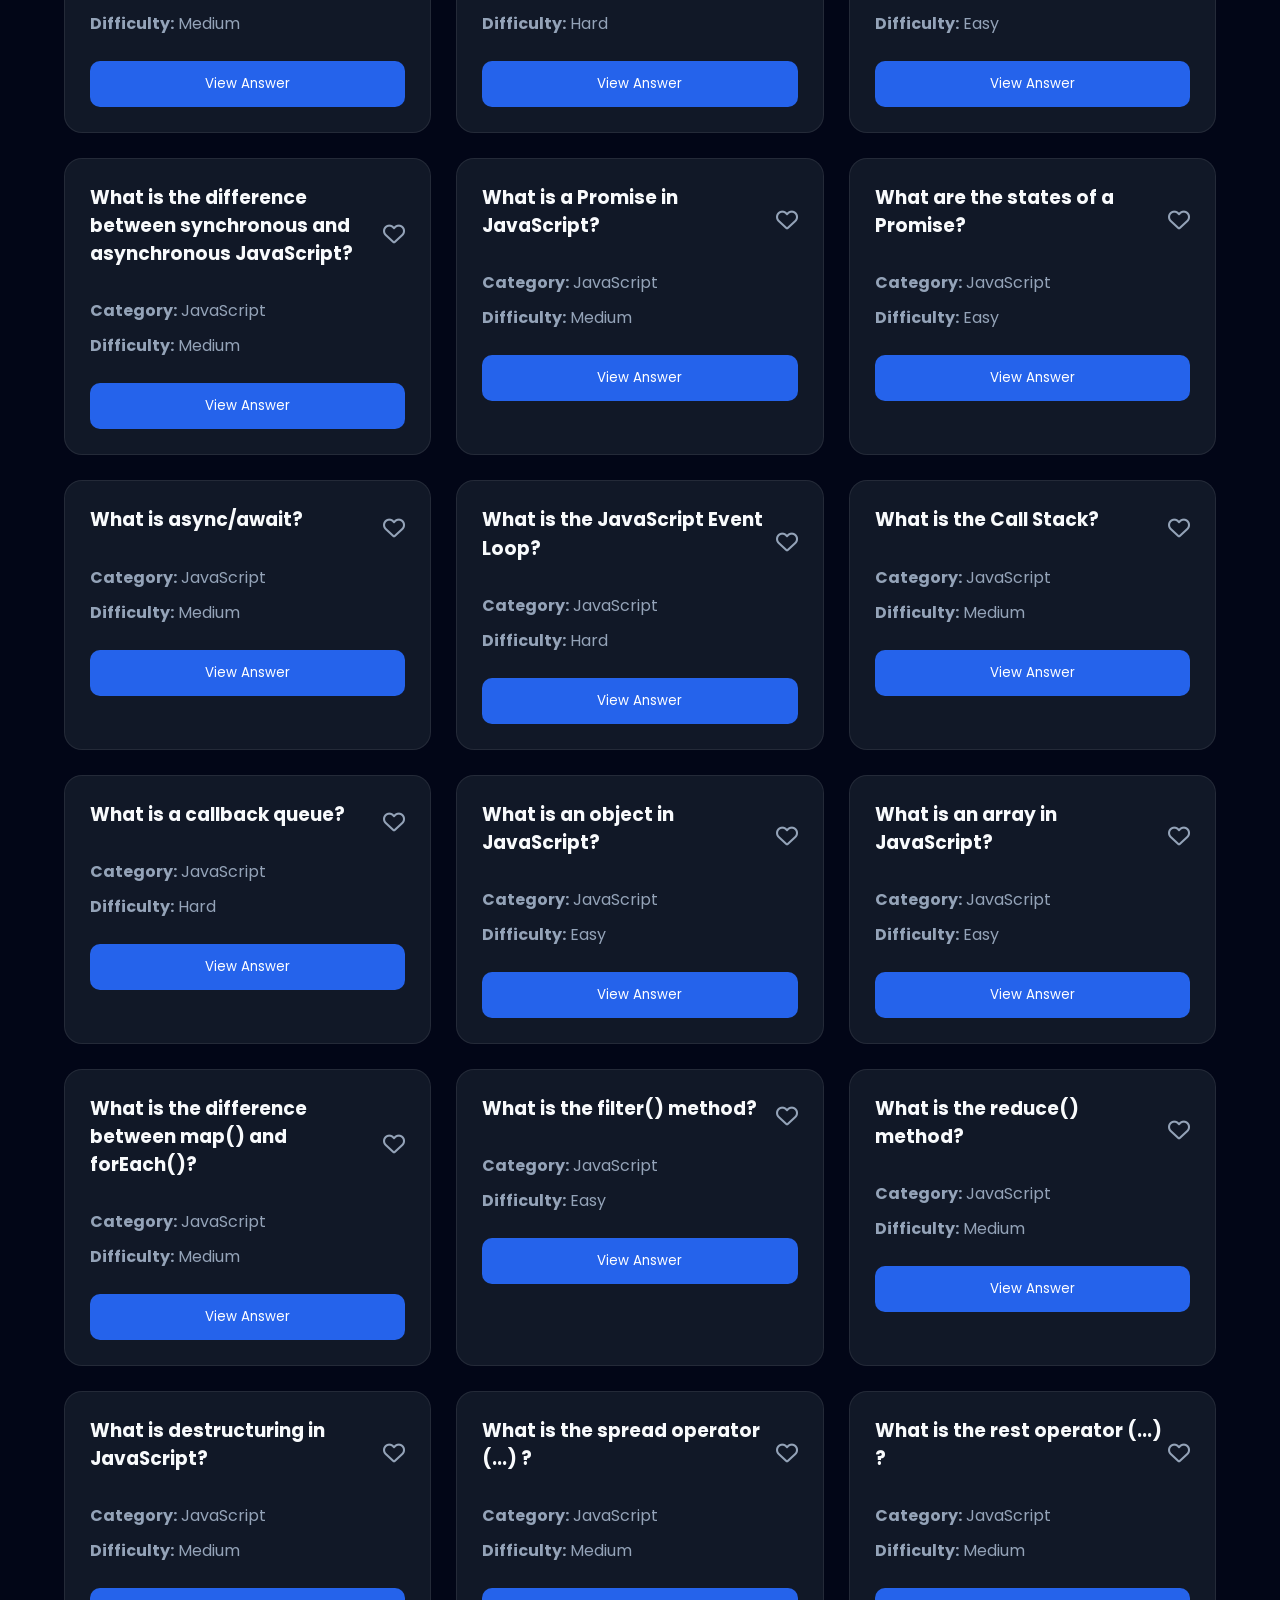
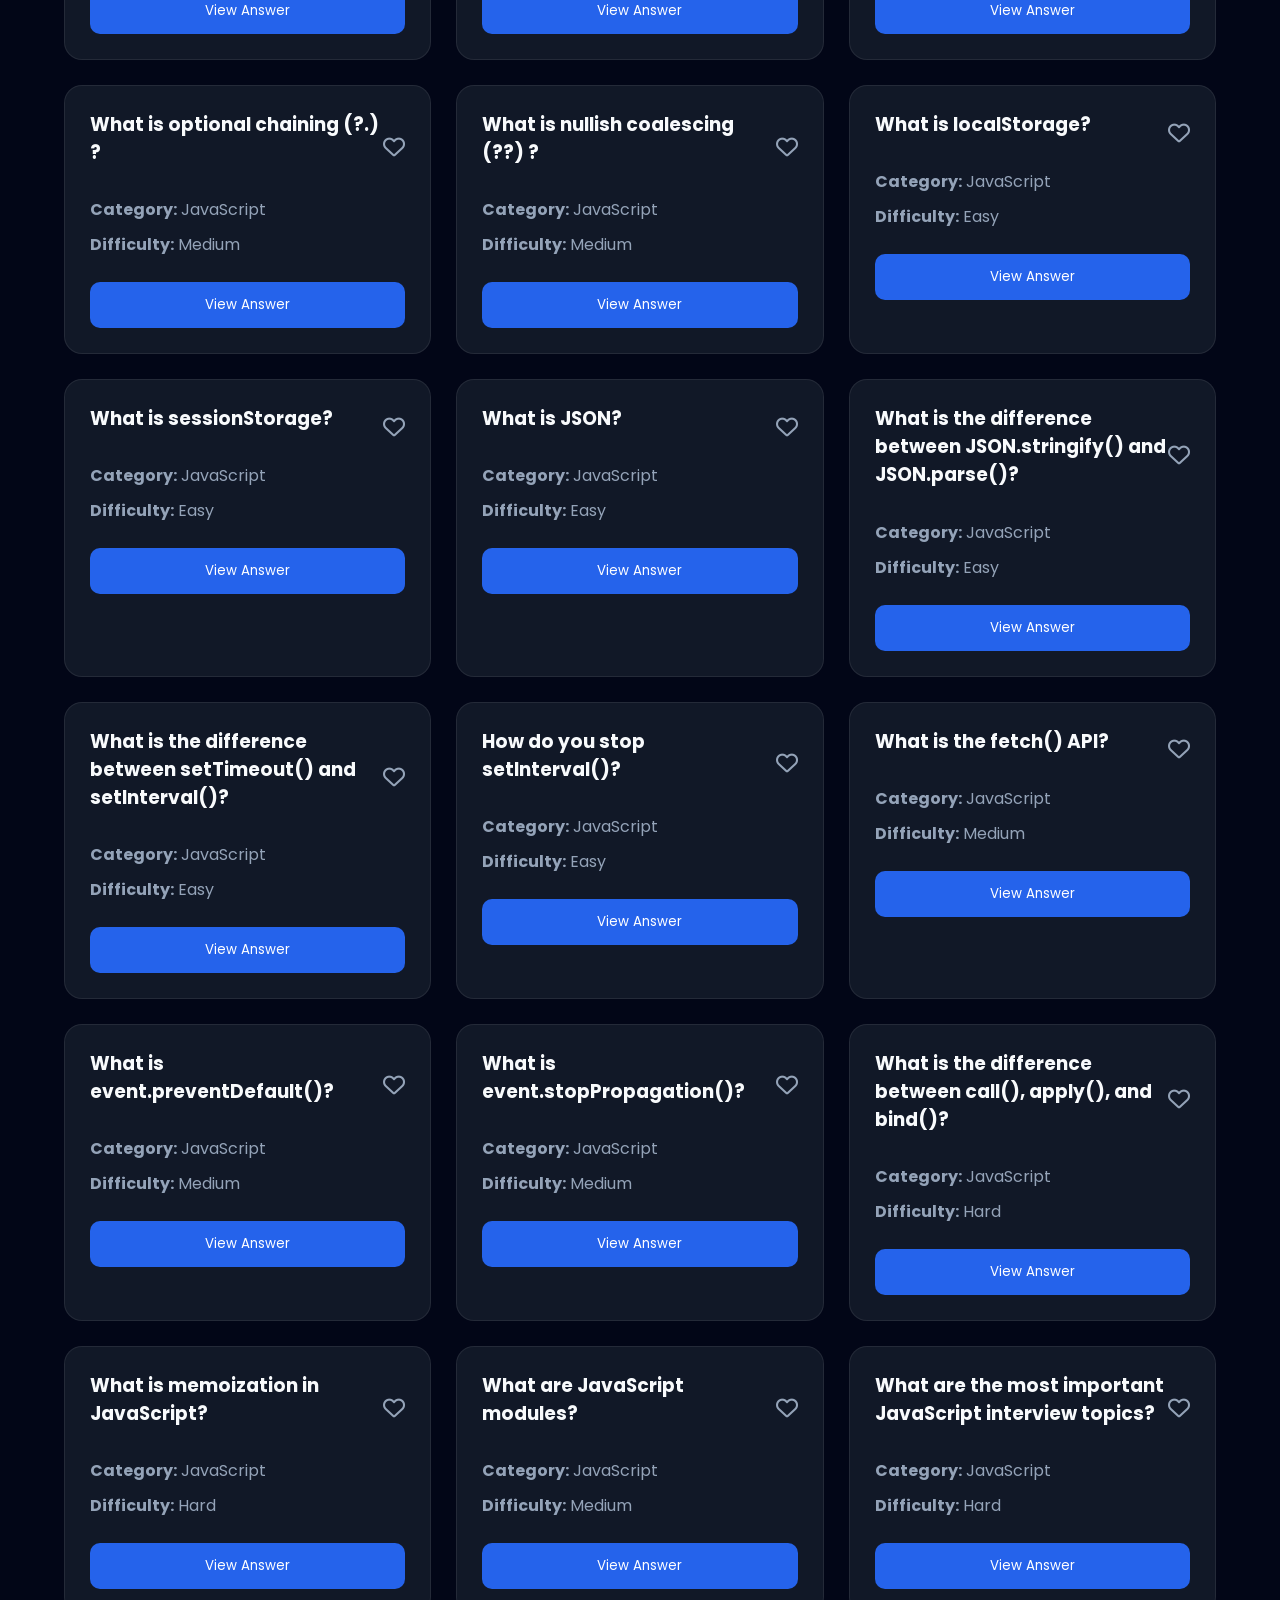
<file: html/questions.html>
<!DOCTYPE html>
<html lang="en">

<head>

    <meta charset="UTF-8">

    <meta name="viewport" content="width=device-width, initial-scale=1.0">

    <title>Interview Questions | PrepWise</title>

    <link rel="stylesheet" href="../CSS/questions.css">

    <link href="https://fonts.googleapis.com/css2?family=Poppins:wght@300;400;500;600;700&display=swap" rel="stylesheet">

    <link rel="stylesheet"
    href="https://cdnjs.cloudflare.com/ajax/libs/font-awesome/6.6.0/css/all.min.css">

</head>

<body>

<!-- ================= NAVBAR ================= -->

<header>

    <nav class="navbar">

        <h2 class="logo">

            PrepWise

        </h2>

        <ul>

            <li><a href="../html/dashboard.html">Dashboard</a></li>

            <li><a href="#">Questions</a></li>

            <li><a href="../html/quiz.html">Quiz</a></li>
          
            <li><a href="../html/interview.html">mock-interview</a></li>

        </ul>

    </nav>

</header>

<!-- ================= PAGE TITLE ================= -->

<section class="page-title">

    <h1>Interview Questions</h1>

    <p>

        Practice the most asked interview questions.

    </p>

</section>

<!-- ================= SEARCH ================= -->

<section class="search-section">

    <div class="search-box">

        <i class="fas fa-search"></i>

        <input

        type="text"

        id="searchInput"

        placeholder="Search Questions...">

    </div>

</section>

<!-- ================= FILTERS ================= -->

<section class="filters">

    <button class="filter-btn active" data-category="All">All</button>

    <button class="filter-btn" data-category="HTML">HTML</button>

    <button class="filter-btn" data-category="CSS">CSS</button>

    <button class="filter-btn" data-category="JavaScript">JavaScript</button>

    <button class="filter-btn" data-category="React">React</button>

    <button class="filter-btn" data-category="DSA">DSA</button>

</section>
<!-- ================= QUESTIONS ================= -->

<section class="questions">

    <div id="questionContainer">

        <!-- JS will load questions here -->

    </div>

</section>

<div class="back-container">

    <a href="javascript:history.back()" class="back-btn">

        <i class="fas fa-arrow-left"></i>

        Back

    </a>

</div>

<script src="../JS/questions.js"></script>

</body>

</html>
</file>
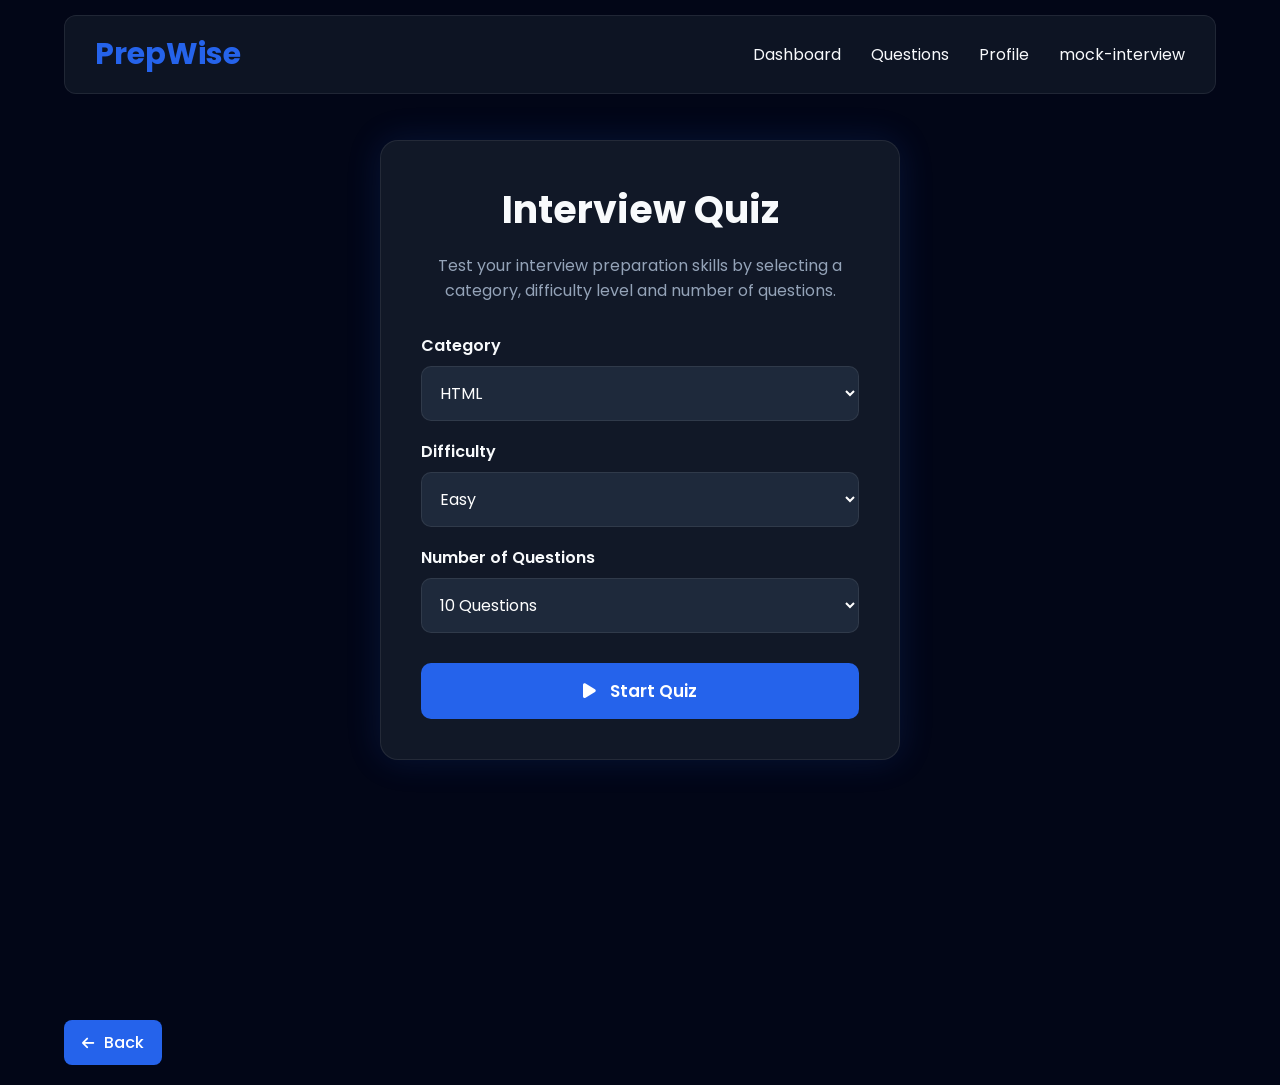
<file: html/quiz.html>
<!DOCTYPE html>
<html lang="en">

<head>

    <meta charset="UTF-8">
    <meta name="viewport" content="width=device-width, initial-scale=1.0">

    <title>PrepWise | Quiz</title>

    <link rel="stylesheet" href="../CSS/quiz.css">

    <link href="https://fonts.googleapis.com/css2?family=Poppins:wght@300;400;500;600;700&display=swap" rel="stylesheet">

    <link rel="stylesheet"
        href="https://cdnjs.cloudflare.com/ajax/libs/font-awesome/6.6.0/css/all.min.css">

</head>

<body>

    <!-- ================= NAVBAR ================= -->

    <header>

        <nav class="navbar">

            <h2 class="logo">PrepWise</h2>

            <ul class="nav-links">
                <li><a href="../html/dashboard.html">Dashboard</a></li>
                <li><a href="../html/questions.html">Questions</a></li>
                <li><a href="../html/profile.html">Profile</a></li>
                <li><a href="../html/interview.html">mock-interview</a></li>
            </ul>

        </nav>

    </header>

    <!-- ================= QUIZ START ================= -->

    <section class="quiz-start">

        <div class="quiz-card">

            <h1>Interview Quiz</h1>

            <p>
                Test your interview preparation skills by selecting a category,
                difficulty level and number of questions.
            </p>

            <!-- Category -->

            <label for="category">Category</label>

            <select id="category">

                <option value="HTML">HTML</option>

                <option value="CSS">CSS</option>

                <option value="JavaScript">JavaScript</option>

                <option value="React">React</option>

                <option value="DSA">DSA</option>

            </select>

            <!-- Difficulty -->

            <label for="difficulty">Difficulty</label>

            <select id="difficulty">

                <option value="Easy">Easy</option>

                <option value="Medium">Medium</option>

                <option value="Hard">Hard</option>

            </select>

            <!-- Number of Questions -->

            <label for="questionCount">Number of Questions</label>

            <select id="questionCount">

                <option value="5">5 Questions</option>

                <option value="10" selected>10 Questions</option>

                <option value="20">20 Questions</option>

            </select>

            <button id="startQuiz">
                <i class="fas fa-play"></i>
                Start Quiz
            </button>

        </div>

    </section>
    <section id="quizContainer" style="display:none;">

    <div class="quiz-card">
        <div class="quiz-top">

    <span id="questionNumber">Question 1 / 10</span>

    <span id="timer">⏱ 30</span>

</div>

<div class="progress">

    <div class="progress-bar" id="progressBar"></div>

</div>

        <h2 id="question"></h2>

        <div id="options"></div>

        <button id="nextBtn">Next</button>

    </div>

</section>

<div class="back-container">

    <a href="javascript:history.back()" class="back-btn">

        <i class="fas fa-arrow-left"></i>

        Back

    </a>

</div>

    <script src="../JS/quiz.js"></script>

</body>

</html>
</file>
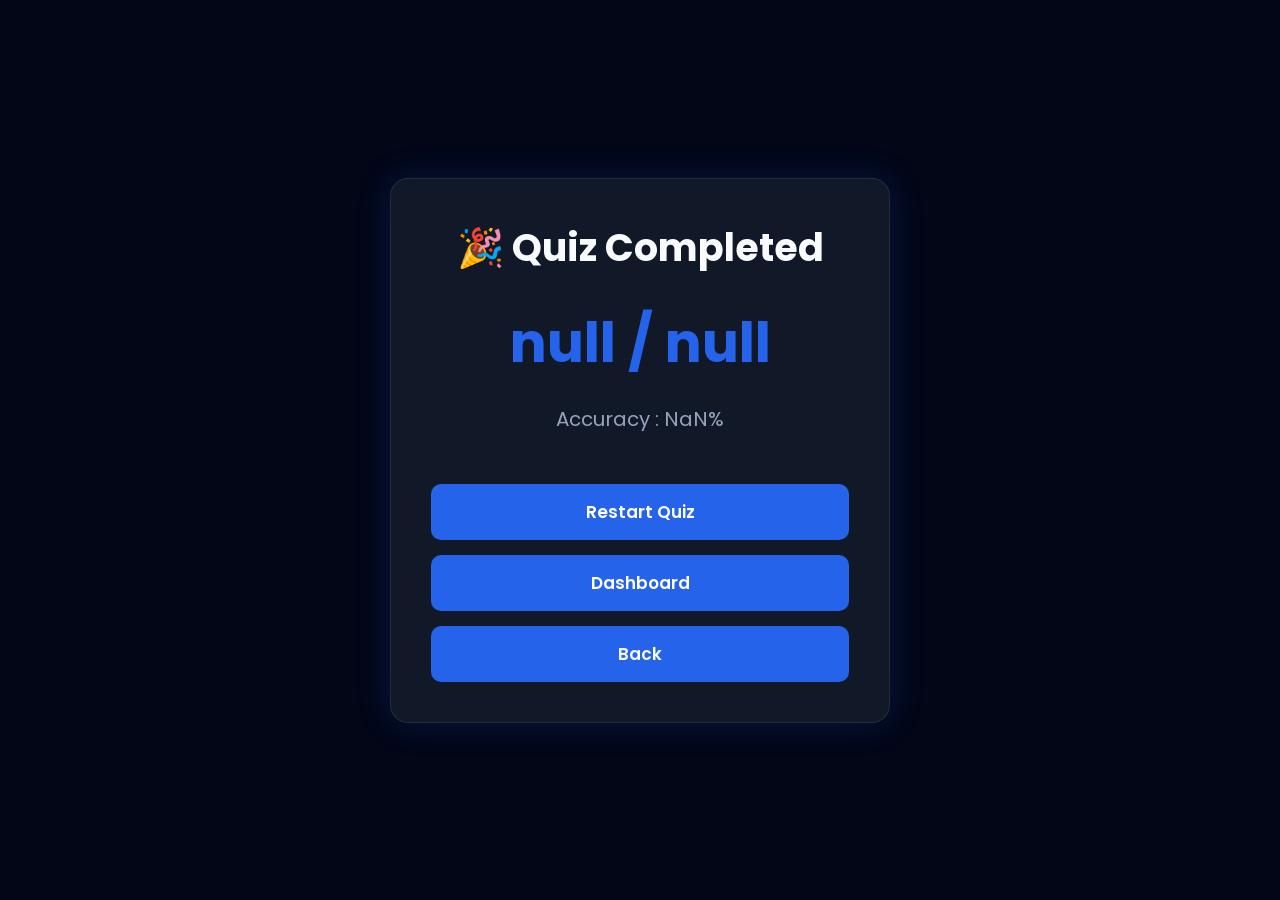
<file: html/result.html>
<!DOCTYPE html>
<html lang="en">

<head>

    <meta charset="UTF-8">
    <meta name="viewport" content="width=device-width, initial-scale=1.0">

    <title>Quiz Result</title>

    <link rel="stylesheet" href="../CSS/result.css">

    <link href="https://fonts.googleapis.com/css2?family=Poppins:wght@300;400;500;600;700&display=swap" rel="stylesheet">

</head>

<body>

<div class="result-card">

    <h1>🎉 Quiz Completed</h1>

    <h2 id="score"></h2>

    <p id="accuracy"></p>

    <button onclick="restartQuiz()">

        Restart Quiz

    </button>

    <a href="../html/dashboard.html">

        <button>

            Dashboard

        </button>

    </a>
  <button>
    <a href="javascript:history.back()" class="back-btn">

        <i class="fas fa-arrow-left"></i>

        Back

    </a>
  </button>

</div>
 




<script src="../JS/result.js"></script>

</body>

</html>
</file>
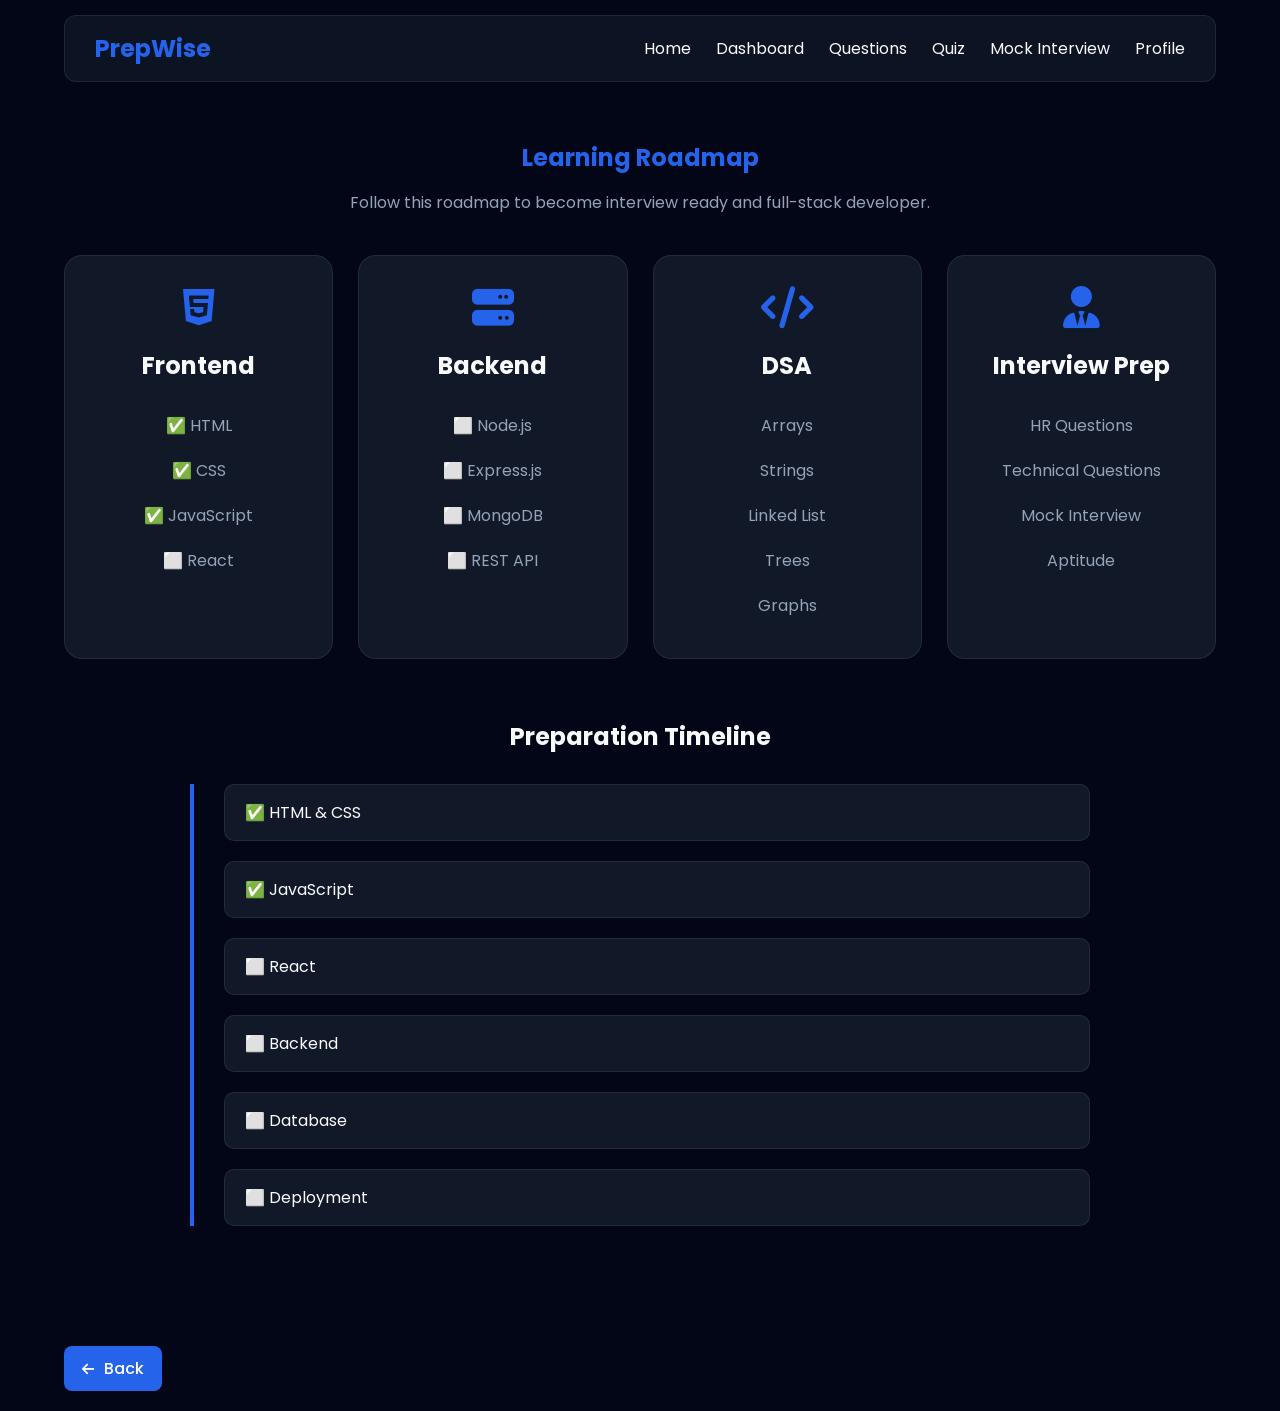
<file: html/roadmap.html>
<!DOCTYPE html>
<html lang="en">

<head>

    <meta charset="UTF-8">

    <meta name="viewport" content="width=device-width, initial-scale=1.0">

    <title>Roadmap | PrepWise</title>

    <link rel="stylesheet" href="../CSS/roadmap.css">

    <link href="https://fonts.googleapis.com/css2?family=Poppins:wght@300;400;500;600;700&display=swap" rel="stylesheet">

    <link rel="stylesheet"
    href="https://cdnjs.cloudflare.com/ajax/libs/font-awesome/6.6.0/css/all.min.css">

</head>

<body>

<header>

    <nav class="navbar">

        <h2 class="logo">PrepWise</h2>

        <ul class="nav-links">

            <li><a href="../index.html">Home</a></li>

            <li><a href="../html/dashboard.html">Dashboard</a></li>

            <li><a href="..html/questions.html">Questions</a></li>

            <li><a href="../html/quiz.html">Quiz</a></li>

            <li><a href="../html/interview.html">Mock Interview</a></li>

            <li><a href="../html/profile.html">Profile</a></li>

        </ul>

    </nav>

</header>

<section class="roadmap">

    <h1>Learning Roadmap</h1>

    <p>
        Follow this roadmap to become interview ready and
        full-stack developer.
    </p>

    <div class="roadmap-grid">

        <div class="roadmap-card">

            <i class="fab fa-html5"></i>

            <h2>Frontend</h2>

            <ul>

                <li>✅ HTML</li>
                <li>✅ CSS</li>
                <li>✅ JavaScript</li>
                <li>⬜ React</li>

            </ul>

        </div>

        <div class="roadmap-card">

            <i class="fas fa-server"></i>

            <h2>Backend</h2>

            <ul>

                <li>⬜ Node.js</li>
                <li>⬜ Express.js</li>
                <li>⬜ MongoDB</li>
                <li>⬜ REST API</li>

            </ul>

        </div>

        <div class="roadmap-card">

            <i class="fas fa-code"></i>

            <h2>DSA</h2>

            <ul>

                <li>Arrays</li>
                <li>Strings</li>
                <li>Linked List</li>
                <li>Trees</li>
                <li>Graphs</li>

            </ul>

        </div>

        <div class="roadmap-card">

            <i class="fas fa-user-tie"></i>

            <h2>Interview Prep</h2>

            <ul>

                <li>HR Questions</li>
                <li>Technical Questions</li>
                <li>Mock Interview</li>
                <li>Aptitude</li>

            </ul>

        </div>

    </div>

</section>

<section class="timeline">

    <h2>Preparation Timeline</h2>

    <div class="timeline-box">

        <div class="timeline-item">✅ HTML & CSS</div>

        <div class="timeline-item">✅ JavaScript</div>

        <div class="timeline-item">⬜ React</div>

        <div class="timeline-item">⬜ Backend</div>

        <div class="timeline-item">⬜ Database</div>

        <div class="timeline-item">⬜ Deployment</div>

    </div>

</section>

<div class="back-container">

    <a href="javascript:history.back()" class="back-btn">

        <i class="fas fa-arrow-left"></i>

        Back

    </a>

</div>

</body>

</html>
</file>
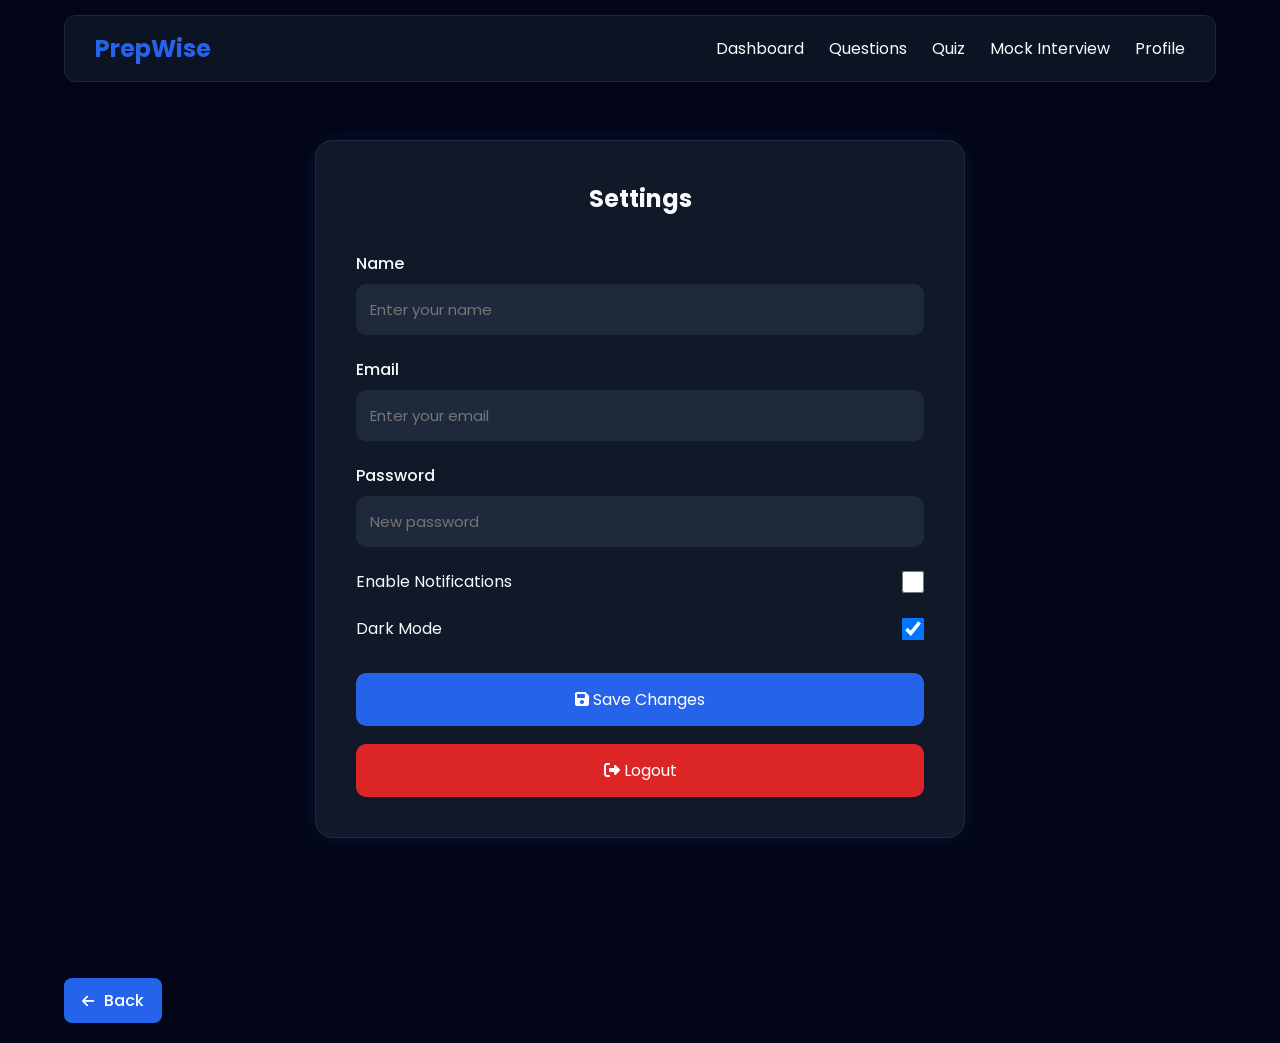
<file: html/setting.html>
<!DOCTYPE html>
<html lang="en">

<head>

    <meta charset="UTF-8">

    <meta name="viewport" content="width=device-width, initial-scale=1.0">

    <title>Settings | PrepWise</title>

    <link rel="stylesheet" href="../CSS/setting.css">

    <link href="https://fonts.googleapis.com/css2?family=Poppins:wght@300;400;500;600;700&display=swap" rel="stylesheet">

    <link rel="stylesheet"
    href="https://cdnjs.cloudflare.com/ajax/libs/font-awesome/6.6.0/css/all.min.css">

</head>

<body>

<header>

    <nav class="navbar">

        <h2 class="logo">PrepWise</h2>

        <ul class="nav-links">

            <li><a href="../html/dashboard.html">Dashboard</a></li>

            <li><a href="../html/questions.html">Questions</a></li>

            <li><a href="../html/quiz.html">Quiz</a></li>

            <li><a href="../html/mock-interview.html">Mock Interview</a></li>

            <li><a href="../html/profile.html">Profile</a></li>

        </ul>

    </nav>

</header>

<section class="settings">

    <div class="settings-card">

        <h1>Settings</h1>

        <div class="setting-item">

            <label for="name">Name</label>

            <input type="text" id="name" placeholder="Enter your name">

        </div>

        <div class="setting-item">

            <label for="email">Email</label>

            <input type="email" id="email" placeholder="Enter your email">

        </div>

        <div class="setting-item">

            <label for="password">Password</label>

            <input type="password" id="password" placeholder="New password">

        </div>

        <div class="setting-item toggle">

            <span>Enable Notifications</span>

            <input type="checkbox" id="notifications">

        </div>

        <div class="setting-item toggle">

            <span>Dark Mode</span>

            <input type="checkbox" id="darkMode" checked>

        </div>

        <button id="saveBtn">

            <i class="fas fa-save"></i>

            Save Changes

        </button>

        <button id="logoutBtn" class="logout">

            <i class="fas fa-right-from-bracket"></i>

            Logout

        </button>

    </div>

</section>

<div class="back-container">

    <a href="javascript:history.back()" class="back-btn">

        <i class="fas fa-arrow-left"></i>

        Back

    </a>

</div>

<script src="../JS/setting.js"></script>

</body>

</html>
</file>
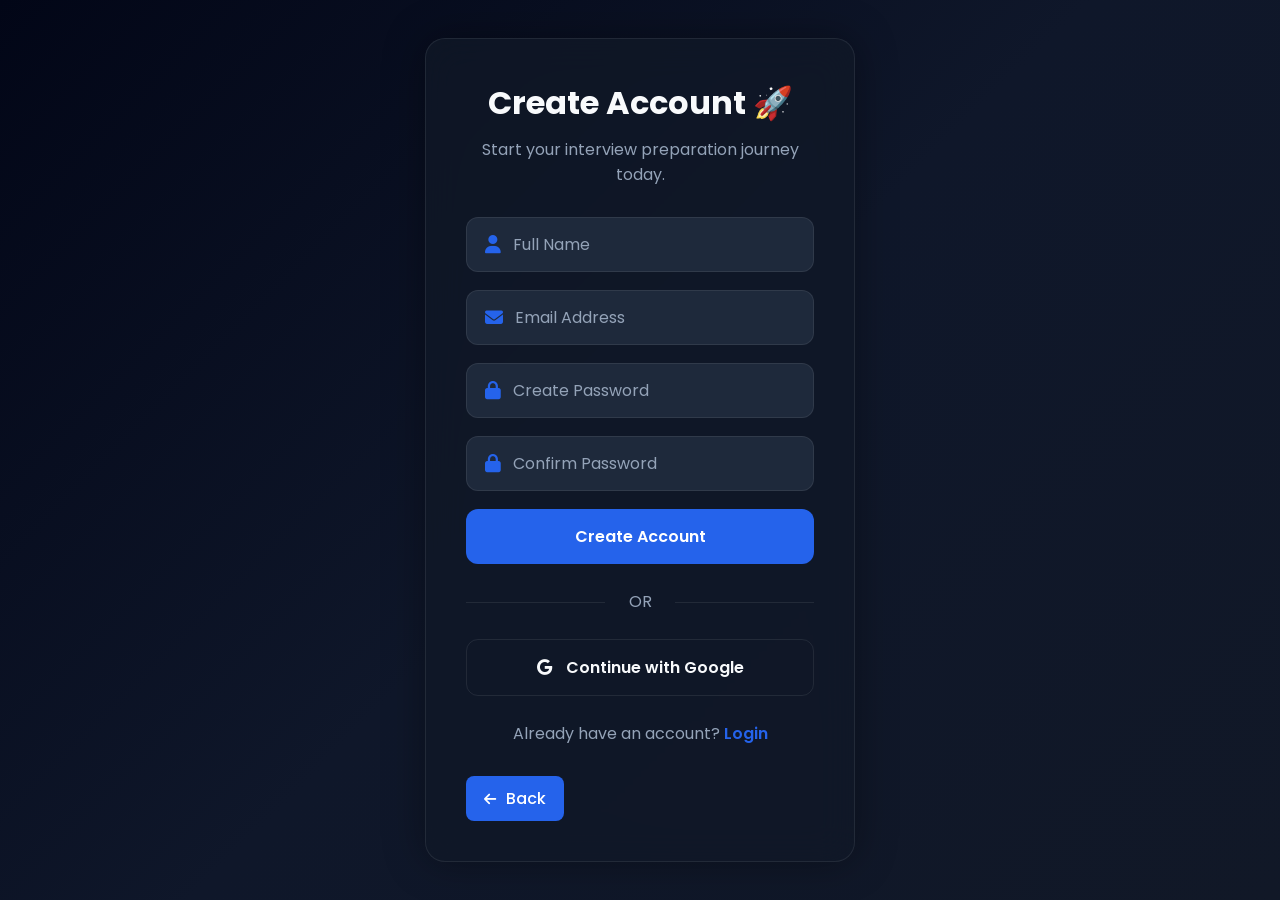
<file: html/signup.html>
<!DOCTYPE html>
<html lang="en">
<head>
    <meta charset="UTF-8">
    <meta name="viewport" content="width=device-width, initial-scale=1.0">
    <title>Sign Up | PrepWise</title>

    <link rel="stylesheet" href="../CSS/auth.css">

    <link href="https://fonts.googleapis.com/css2?family=Poppins:wght@300;400;500;600;700&display=swap" rel="stylesheet">

    <link rel="stylesheet"
    href="https://cdnjs.cloudflare.com/ajax/libs/font-awesome/6.6.0/css/all.min.css">
</head>

<body>

<div class="login-container">

    <div class="login-card">

        <h2>Create Account 🚀</h2>

        <p>Start your interview preparation journey today.</p>

        <form>

            <div class="input-box">
                <i class="fas fa-user"></i>
                <input type="text" placeholder="Full Name" required>
            </div>

            <div class="input-box">
                <i class="fas fa-envelope"></i>
                <input type="email" placeholder="Email Address" required>
            </div>

            <div class="input-box">
                <i class="fas fa-lock"></i>
                <input type="password" placeholder="Create Password" required>
            </div>

            <div class="input-box">
                <i class="fas fa-lock"></i>
                <input type="password" placeholder="Confirm Password" required>
            </div>

            <button type="submit">
                Create Account
            </button>

        </form>

        <div class="divider">
            OR
        </div>

        <button class="google-btn">
            <i class="fab fa-google"></i>
            Continue with Google
        </button>

        <p class="signup-link">
            Already have an account?
            <a href="../html/slogin.html">Login</a>
        </p>
         <a href="javascript:history.back()" class="back-btn">

        <i class="fas fa-arrow-left"></i>

        Back

    </a>

    </div>

</div>

</body>
</html>
</file>
<file: CSS/style.css>
/* ================= RESET ================= */
* {
    margin: 0;
    padding: 0;
    box-sizing: border-box;
    font-family: 'Poppins', sans-serif;
}
:root{

    --bg:#020617;
    --card:#111827;
    --card2:#1E293B;

    --primary:#2563EB;
    --primary-light:#3B82F6;

    --text:#F8FAFC;
    --paragraph:#94A3B8;

    --border:rgba(255,255,255,.08);

}

body{

    background:var(--bg);

    color:var(--text);

    line-height:1.6;

    overflow-x:hidden;

}

/* ================= NAVBAR ================= */

header{

    position:fixed;

    top:0;

    left:0;

    width:100%;

    z-index:1000;

}

.navbar{

    width:90%;

    max-width:1300px;

    margin:5px auto;

    padding:5px 35px;

    display:flex;

    justify-content:space-between;

    align-items:center;

    background:rgba(17,24,39,.75);

    backdrop-filter:blur(15px);

    border:1px solid var(--border);

    border-radius:10px;

    transition:.4s;

}

.logo h2{

    color:var(--primary);

    font-size:30px;

    font-weight:700;

}

.nav-links{

    display:flex;

    list-style:none;

    gap:35px;

}

.nav-links a{

    color:var(--text);

    text-decoration:none;

    transition:.3s;

    font-weight:500;

}

.nav-links a:hover{

    color:var(--primary);

}

.profile-icon{

    color:white;

    font-size:28px;

    transition:.3s;

}

.profile-icon:hover{

    color:#2563EB;

    transform:scale(1.1);

}
.login-btn,
.signup-btn{

    padding:12px 24px;

    border-radius:10px;

    text-decoration:none;

    transition:.3s;

    font-weight:600;

}

.login-btn{

    color:var(--primary);

    border:2px solid var(--primary);

}

.login-btn:hover{

    background:var(--primary);

    color:white;

}

.signup-btn{

    background:var(--primary);

    color:white;

}

.signup-btn:hover{

    background:#1D4ED8;

    transform:translateY(-3px);

    box-shadow:0 0 25px rgba(37,99,235,.45);

}

/* ================= HERO ================= */

.hero {
    display: flex;
    justify-content: space-between;
    align-items: center;
    padding: 80px 8%;
    gap: 40px;
}

.hero-content {
    max-width: 600px;
}

.hero-tag {
    display: inline-block;
    background: #e0e7ff;
    color: #4f46e5;
    padding: 6px 12px;
    border-radius: 20px;
    font-size: 14px;
    margin-bottom: 15px;
}

.hero h1 {
    font-size: 48px;
    line-height: 1.2;
}

.hero h1 span {
    color: #4f46e5;
}

.hero p {
    margin: 15px 0;
    color: var(--paragraph);
}

.hero-buttons a {
    display: inline-block;
    margin-right: 10px;
    padding: 12px 20px;
    border-radius: 8px;
    text-decoration: none;
    font-weight: 500;
}

.primary-btn {
    background: #4f46e5;
    color: #fff;
}

.secondary-btn {
    border: 1px solid #4f46e5;
    color: #4f46e5;
}

.hero-stats {
    display: flex;
    gap: 30px;
    margin-top: 25px;
}

.hero-stats h2 {
    color: #4f46e5;
}

/* ================= HERO IMAGE ================= */
.hero-image img {
    width: 100%;
    max-width: 450px;
}

/* ================= TRUSTED ================= */
.trusted {
    text-align: center;
    padding: 40px 8%;
    background: var(--card);
}

.company-logos {
    margin-top: 15px;
    font-size: 30px;
    display: flex;
    justify-content: center;
    gap: 25px;
    color: var(--paragraph);
}

/* ================= SECTION HEADING ================= */
.section-heading{
    text-align:center;
    margin-bottom:60px;
}

.section-heading span{
    color:var(--primary);
    font-size:14px;
    font-weight:600;
    letter-spacing:2px;
}

.section-heading h2{
    color:var(--text);
    font-size:40px;
    margin:15px 0;
}

.section-heading p{
    color:var(--paragraph);
    max-width:650px;
    margin:auto;
}

/* ================= FEATURES ================= */
.features{
    padding:100px 8%;
    background:var(--bg);
}

.feature-card{
    background:var(--card);
    border:1px solid var(--border);
    border-radius:16px;
    padding:35px 25px;
    text-align:center;
    transition:.3s;
}

.feature-card:hover{
    transform:translateY(-8px);
    border-color:var(--primary);
    box-shadow:0 0 25px rgba(37,99,235,.25);
}

.feature-card i{
    font-size:40px;
    color:var(--primary);
    margin-bottom:18px;
}

.feature-card h3{
    color:var(--text);
    font-size:22px;
    margin-bottom:12px;
}

.feature-card p{
    color:var(--paragraph);
    font-size:16px;
    line-height:1.7;
}
.feature-grid{

    display:grid;

    grid-template-columns:repeat(auto-fit,minmax(250px,1fr));

    gap:25px;

}
/* ================= ROADMAP ================= */
/* ================= ROADMAP ================= */

.roadmap{
    padding:100px 8%;
}

.roadmap-container{
    display:grid;
    grid-template-columns:repeat(3,1fr);
    gap:30px;
    margin-top:60px;
}

.roadmap-card{
    background:var(--card);
    border:1px solid var(--border);
    border-radius:18px;
    padding:35px 25px;
    text-align:center;
    transition:.3s;
}

.roadmap-card:hover{
    transform:translateY(-8px);
    border-color:var(--primary);
    box-shadow:0 0 25px rgba(37,99,235,.25);
}

.roadmap-number{
    width:60px;
    height:60px;
    background:var(--primary);
    color:#fff;
    border-radius:50%;
    display:flex;
    justify-content:center;
    align-items:center;
    margin:0 auto 20px;
    font-size:22px;
    font-weight:700;
}

.roadmap-card h3{
    color:var(--text);
    margin-bottom:15px;
}

.roadmap-card p{
    color:var(--paragraph);
    line-height:1.7;
}

/* Arrow Hide */

.roadmap-arrow{
    display:none;
}

/* Mobile */

@media(max-width:900px){

    .roadmap-container{

        grid-template-columns:1fr;

    }

}
/* ================= CATEGORIES ================= */
.categories {
    padding: 80px 8%;
}

.category-grid {
    display: grid;
    grid-template-columns: repeat(auto-fit, minmax(150px, 1fr));
    gap: 20px;
}

.category-card{
    background:var(--card);
    border:1px solid var(--border);
    border-radius:15px;
    padding:30px 20px;
    text-align:center;
    transition:.3s;
}

.category-card h3{
    color:var(--text);
    margin-top:15px;
}

.category-card i{
    color:var(--primary);
    font-size:38px;
}

.category-card:hover{
    transform:translateY(-8px);
    border-color:var(--primary);
    box-shadow:0 0 25px rgba(37,99,235,.25);
}
.category-grid{

display:grid;

grid-template-columns:repeat(auto-fit,minmax(180px,1fr));

gap:25px;

}

/* ================= STATS ================= */
.stats {
    display: flex;
    justify-content: space-around;
    padding: 60px 8%;
    background: #4f46e5;
    color: #fff;
    text-align: center;
}

.stat-box h2 {
    font-size: 32px;
}
/* ================= DASHBOARD PREVIEW ================= */

.dashboard-preview{

    width:90%;

    max-width:1300px;

    margin:120px auto;

    display:flex;

    justify-content:space-between;

    align-items:center;

    gap:60px;

}

.dashboard-content{

    flex:1;

}

.dashboard-content span{

    color:var(--primary);

    font-weight:600;

    letter-spacing:2px;

}

.dashboard-content h2{

    font-size:46px;

    margin:20px 0;

}

.dashboard-content p{

    color:var(--paragraph);

    line-height:1.8;

    margin-bottom:35px;

}

.dashboard-card{

    flex:1;

    background:var(--card);

    border:1px solid var(--border);

    border-radius:20px;

    padding:35px;

}

.progress-box{

    margin-bottom:35px;

}
.dashboard-btn{
    background:var(--primary);
    color:white;
    display: inline-block;
    margin-right: 10px;
    padding: 12px 20px;
    border-radius: 8px;
    text-decoration: none;
    font-weight: 500;
}
.dashboard-btn a{
    text-decoration: none;
    list-style: none;
}

.progress-bar{

    width:100%;

    height:12px;

    background:#23304a;

    border-radius:20px;

    overflow:hidden;

    margin:18px 0;

}

.progress{

    width:75%;

    height:100%;

    background:var(--primary);

}

.mini-card{

    background:var(--card2);

    padding:20px;

    border-radius:15px;

    margin-top:20px;

}

.mini-card h3{

    color:var(--primary);

    font-size:32px;

}

.mini-card p{

    color:var(--paragraph);

}

@media(max-width:900px){

.dashboard-preview{

flex-direction:column;

}

}

/* ================= TESTIMONIALS ================= */
.testimonials {
    padding: 80px 8%;
}

.testimonial-grid {
    display: grid;
    grid-template-columns: repeat(auto-fit, minmax(250px, 1fr));
    gap: 20px;
}

.testimonial-card {
    background: var(--card);
    padding: 25px;
    border-radius: 12px;
    text-align: center;
    box-shadow: 0 4px 10px rgba(0,0,0,0.05);
}

.testimonial-card img {
    width: 70px;
    height: 70px;
    border-radius: 50%;
    margin-bottom: 10px;
}


/* ================= FAQ ================= */
.faq {
    padding: 80px 8%;
    background: var(--bg);
}

.faq-item {
    background: var(--card);
    margin-bottom: 15px;
    border-radius: 10px;
    overflow: hidden;
}

.faq-question {
    display: flex;
    justify-content: space-between;
    padding: 15px;
    cursor: pointer;
}

/* ================= CTA ================= */
.cta {
    padding: 80px 8%;
    text-align: center;
    background: #4f46e5;
    color: #fff;
}

.cta-buttons a {
    margin: 10px;
    display: inline-block;
    padding: 12px 20px;
    border-radius: 8px;
    text-decoration: none;
}

/* ================= FOOTER ================= */
footer {
    background: #111827;
    color: #fff;
    padding: 60px 8% 20px;
}

.footer-container {
    display: grid;
    grid-template-columns: repeat(auto-fit, minmax(200px, 1fr));
    gap: 20px;
}

.footer-col a {
    display: block;
    color: #9ca3af;
    text-decoration: none;
    margin: 8px 0;
}

.footer-col a:hover {
    color: #fff;
}

.social-links a {
    color: #fff;
    margin-right: 10px;
}

hr {
    margin: 20px 0;
    border: 0.5px solid #374151;
}

.copyright {
    text-align: center;
    color: #9ca3af;
}

/* ================= RESPONSIVE ================= */
@media (max-width: 900px) {
    .hero {
        flex-direction: column;
        text-align: center;
    }

    .hero-stats {
        justify-content: center;
    }

    .stats {
        flex-direction: column;
        gap: 20px;
    }

    .nav-links {
        display: none;
    }
}
</file>
<file: CSS/contact.css>
/* ================= RESET ================= */

*{
    margin:0;
    padding:0;
    box-sizing:border-box;
    font-family:'Poppins',sans-serif;
}

:root{

    --bg:#020617;
    --card:#111827;
    --primary:#2563EB;
    --text:#F8FAFC;
    --paragraph:#94A3B8;
    --border:rgba(255,255,255,.08);

}

body{

    background:var(--bg);
    color:var(--text);

}

/* ================= NAVBAR ================= */

header{

    position:fixed;
    top:0;
    width:100%;
    z-index:1000;

}

.navbar{

    width:90%;
    max-width:1200px;

    margin:15px auto;

    display:flex;
    justify-content:space-between;
    align-items:center;

    padding:15px 30px;

    background:rgba(17,24,39,.75);

    backdrop-filter:blur(15px);

    border:1px solid var(--border);

    border-radius:12px;

}

.logo{

    color:var(--primary);

}

.nav-links{

    display:flex;
    gap:25px;
    list-style:none;

}

.nav-links a{

    text-decoration:none;
    color:var(--text);
    transition:.3s;

}

.nav-links a:hover{

    color:var(--primary);

}
/* ================= BACK BUTTON ================= */

.back-container{

    width:90%;
    max-width:1200px;

    margin:120px auto 20px;

}

.back-btn{

    display:inline-flex;

    align-items:center;

    gap:10px;

    padding:10px 18px;

    background:#2563EB;

    color:#fff;

    text-decoration:none;

    border-radius:8px;

    font-weight:500;

    transition:.3s;

}

.back-btn:hover{

    background:#1D4ED8;

    transform:translateX(-5px);

}

.back-btn i{

    font-size:14px;

}

/* ================= CONTACT ================= */

.contact{

    width:90%;
    max-width:700px;

    margin:140px auto 60px;

}

.contact-card{

    background:var(--card);

    border:1px solid var(--border);

    border-radius:18px;

    padding:40px;

    box-shadow:0 0 20px rgba(37,99,235,.15);

}

.contact-card h1{

    text-align:center;

    color:var(--primary);

    margin-bottom:15px;

}

.contact-card p{

    text-align:center;

    color:var(--paragraph);

    margin-bottom:35px;

    line-height:1.6;

}

/* ================= FORM ================= */

.input-group{

    display:flex;

    flex-direction:column;

    margin-bottom:22px;

}

.input-group label{

    margin-bottom:8px;

    font-weight:500;

}

.input-group input,
.input-group textarea{

    width:100%;

    padding:14px;

    background:#1E293B;

    border:1px solid var(--border);

    border-radius:10px;

    color:var(--text);

    outline:none;

    resize:none;

    transition:.3s;

}

.input-group input:focus,
.input-group textarea:focus{

    border-color:var(--primary);

}

/* ================= BUTTON ================= */

button{

    width:100%;

    padding:15px;

    border:none;

    border-radius:10px;

    background:var(--primary);

    color:white;

    font-size:16px;

    cursor:pointer;

    transition:.3s;

}

button:hover{

    background:#1D4ED8;

}

/* ================= RESPONSIVE ================= */

@media(max-width:768px){

    .navbar{

        flex-direction:column;

        gap:15px;

    }

    .nav-links{

        flex-wrap:wrap;

        justify-content:center;

    }


    .contact-card{

        padding:30px 20px;

    }

}
</file>
<file: CSS/dashboard.css>
/* ================= RESET ================= */

*{
    margin:0;
    padding:0;
    box-sizing:border-box;
    font-family:'Poppins',sans-serif;
}

:root{
    --bg:#020617;
    --sidebar:#111827;
    --card:#1E293B;
    --primary:#2563EB;
    --text:#F8FAFC;
    --paragraph:#94A3B8;
    --border:rgba(255,255,255,.08);
}

body{
    background:var(--bg);
    color:var(--text);
}

/* ================= DASHBOARD ================= */

.dashboard{
    display:flex;
    min-height:100vh;
}

/* ================= SIDEBAR ================= */

.sidebar{
    width:260px;
    background:var(--sidebar);
    padding:30px 20px;
    border-right:1px solid var(--border);
    position:fixed;
    top:0;
    left:0;
    height:100vh;
}

.logo{
    color:var(--primary);
    margin-bottom:40px;
    text-align:center;
    font-size:30px;
}

.sidebar ul{
    list-style:none;
}

.sidebar ul li{
    padding:15px;
    margin-bottom:10px;
    border-radius:12px;
    cursor:pointer;
    transition:.3s;
    display:flex;
    align-items:center;
    gap:12px;
}

.sidebar ul li:hover,
.sidebar ul li.active{
    background:var(--primary);
}
.sidebar ul li a{

    display:flex;

    align-items:center;

    gap:12px;

    color:white;

    text-decoration:none;

    width:100%;

}

.sidebar ul li{

    padding:15px 20px;

    border-radius:10px;

    transition:.3s;

    cursor:pointer;

}

.sidebar ul li:hover{

    background:#2563EB;

}

/* ================= MAIN ================= */

.main{
    margin-left:260px;
    flex:1;
    padding:35px;
}

/* ================= HEADER ================= */

header{
    display:flex;
    justify-content:space-between;
    align-items:center;
    margin-bottom:35px;
}

header h1{
    font-size:34px;
}

.profile i{
    font-size:42px;
    color:var(--primary);
}
/* ================= CARDS ================= */

.cards{
    display:grid;
    grid-template-columns:repeat(auto-fit,minmax(220px,1fr));
    gap:25px;
    margin-bottom:40px;
}

.card{
    background:var(--card);
    padding:30px;
    border-radius:18px;
    border:1px solid var(--border);
    transition:.3s;
}

.card:hover{
    transform:translateY(-8px);
    box-shadow:0 0 25px rgba(37,99,235,.25);
}

.card h2{
    color:var(--primary);
    font-size:38px;
    margin-bottom:10px;
}

.card p{
    color:var(--paragraph);
}

/* ================= GRID ================= */

.dashboard-grid{
    display:grid;
    grid-template-columns:2fr 1fr;
    gap:25px;
    margin-bottom:40px;
}

.progress-section,
.goal-card{
    background:var(--card);
    border-radius:18px;
    padding:30px;
    border:1px solid var(--border);
}

.progress-item{
    margin:25px 0;
}

.progress-bar{
    width:100%;
    height:10px;
    background:#0F172A;
    border-radius:30px;
    overflow:hidden;
    margin-top:10px;
}

.progress{
    height:100%;
    background:var(--primary);
    width:0;
    transition:width 1.5s ease;
}

.html{width:90%;}
.css{width:80%;}
.js{width:65%;}
.goal{width:60%;}
/* ================= LEARNING ================= */

.learning{
    margin-bottom:40px;
}

.learning-grid{
    display:grid;
    grid-template-columns:repeat(auto-fit,minmax(220px,1fr));
    gap:20px;
    margin-top:25px;
}

.learning-card{
    background:var(--card);
    padding:25px;
    border-radius:18px;
    border:1px solid var(--border);
    text-align:center;
    transition:.3s;
}

.learning-card:hover{
    transform:translateY(-8px);
    box-shadow:0 0 20px rgba(37,99,235,.25);
}

.learning-card i{
    font-size:42px;
    color:var(--primary);
    margin-bottom:15px;
}

.learning-card p{
    color:var(--paragraph);
}
 a{

    color:white;

    text-decoration:none;


}

/* ================= ACTIVITY ================= */

.activity{
    background:var(--card);
    padding:30px;
    border-radius:18px;
    border:1px solid var(--border);
}

.activity h2{
    margin-bottom:20px;
}

.activity ul{
    list-style:none;
}

.activity li{
    padding:15px 0;
    border-bottom:1px solid var(--border);
    color:var(--paragraph);
}

/* ================= RESPONSIVE ================= */

@media(max-width:900px){

.sidebar{
    position:relative;
    width:100%;
    height:auto;
}

.main{
    margin-left:0;
}

.dashboard{
    flex-direction:column;
}

.dashboard-grid{
    grid-template-columns:1fr;
}

}
</file>
<file: CSS/interview-result.css>
/* ================= RESET ================= */

*{
    margin:0;
    padding:0;
    box-sizing:border-box;
    font-family:'Poppins',sans-serif;
}

:root{
    --bg:#020617;
    --card:#111827;
    --primary:#2563EB;
    --text:#F8FAFC;
    --border:rgba(255,255,255,.08);
}

body{

    background:var(--bg);

    display:flex;

    justify-content:center;

    align-items:center;

    min-height:100vh;

    color:var(--text);

}

.result-card{

    width:90%;

    max-width:600px;

    background:var(--card);

    border:1px solid var(--border);

    border-radius:18px;

    padding:40px;

    text-align:center;

    box-shadow:0 0 25px rgba(37,99,235,.15);

}

.result-card h1{

    margin-bottom:30px;

}

.result-box{

    display:grid;

    grid-template-columns:1fr;

    gap:20px;

    margin-bottom:35px;

}

.result-box h2{

    background:#1E293B;

    padding:18px;

    border-radius:10px;

    font-size:20px;

}

.buttons{

    display:flex;

    gap:20px;

    justify-content:center;

}

.buttons a{

    text-decoration:none;

}

.buttons button{

    padding:14px 28px;

    border:none;

    border-radius:10px;

    background:#2563EB;

    color:white;

    cursor:pointer;

    font-size:16px;

    transition:.3s;

}

.buttons button:hover{

    background:#1D4ED8;

}

/* ================= BACK BUTTON ================= */

.back-btn{

   
    text-decoration:none;
    color: #F8FAFC;

}
</file>
<file: CSS/interview.css>
/* ================= RESET ================= */

*{
    margin:0;
    padding:0;
    box-sizing:border-box;
    font-family:'Poppins',sans-serif;
}

:root{

    --bg:#020617;
    --card:#111827;
    --primary:#2563EB;
    --primary-light:#3B82F6;
    --text:#F8FAFC;
    --paragraph:#94A3B8;
    --border:rgba(255,255,255,.08);

}

body{

    background:var(--bg);
    color:var(--text);
    overflow-x:hidden;

}

/* ================= NAVBAR ================= */

header{

    position:fixed;
    top:0;
    left:0;
    width:100%;
    z-index:1000;

}

.navbar{

    width:90%;
    max-width:1300px;
    margin:10px auto;
    padding:15px 30px;

    display:flex;
    justify-content:space-between;
    align-items:center;

    background:rgba(17,24,39,.75);
    backdrop-filter:blur(15px);

    border:1px solid var(--border);
    border-radius:12px;

}

.logo{

    color:var(--primary);

}

.nav-links{

    display:flex;
    gap:30px;
    list-style:none;

}

.nav-links a{

    color:var(--text);
    text-decoration:none;
    transition:.3s;

}

.nav-links a:hover{

    color:var(--primary);

}

/* ================= START SCREEN ================= */

.interview-start{

    min-height:100vh;

    display:flex;

    justify-content:center;

    align-items:center;

    padding:120px 20px;

}

.interview-card{

    width:100%;

    max-width:700px;

    background:var(--card);

    border:1px solid var(--border);

    border-radius:18px;

    padding:40px;

    box-shadow:0 0 30px rgba(37,99,235,.15);

}

.interview-card h1{

    text-align:center;

    margin-bottom:15px;

}

.interview-card p{

    text-align:center;

    color:var(--paragraph);

    margin-bottom:30px;

}

.interview-card label{

    display:block;

    margin-top:20px;

    margin-bottom:8px;

}

.interview-card select{

    width:100%;

    padding:14px;

    border-radius:10px;

    border:1px solid var(--border);

    background:#1E293B;

    color:white;

    font-size:16px;

}

.interview-card textarea{

    width:100%;

    margin-top:20px;

    padding:15px;

    border-radius:12px;

    border:1px solid var(--border);

    background:#1E293B;

    color:white;

    resize:none;

    font-size:16px;

}

/* ================= BUTTONS ================= */

button{

    width:100%;

    padding:15px;

    margin-top:25px;

    border:none;

    border-radius:10px;

    background:var(--primary);

    color:white;

    font-size:17px;

    cursor:pointer;

    transition:.3s;

}

button:hover{

    background:#1D4ED8;

}

/* ================= INTERVIEW SCREEN ================= */

#interviewContainer{

    display:none;

    justify-content:center;

    align-items:center;

    min-height:100vh;

    padding:120px 20px;

}

.interview-top{

    display:flex;

    justify-content:space-between;

    align-items:center;

    margin-bottom:20px;

}

#timer{

    color:var(--primary);

    font-weight:600;

}

/* ================= PROGRESS ================= */

.progress{

    width:100%;

    height:10px;

    background:#1E293B;

    border-radius:10px;

    overflow:hidden;

    margin-bottom:30px;

}

.progress-bar{

    width:0%;

    height:100%;

    background:var(--primary);

    transition:.4s;

}

/* ================= QUESTION ================= */

#question{

    font-size:28px;

    margin-bottom:25px;

}

/* ================= BUTTON GROUP ================= */

.buttons{

    display:flex;

    gap:20px;

}

.buttons button{

    flex:1;

}

/* ================= BACK BUTTON ================= */

.back-container{

    width:90%;
    max-width:1200px;

    margin:120px auto 20px;

}

.back-btn{

    display:inline-flex;

    align-items:center;

    gap:10px;

    padding:10px 18px;

    background:#2563EB;

    color:#fff;

    text-decoration:none;

    border-radius:8px;

    font-weight:500;

    transition:.3s;

}

.back-btn:hover{

    background:#1D4ED8;

    transform:translateX(-5px);

}

.back-btn i{

    font-size:14px;

}

/* ================= RESPONSIVE ================= */

@media(max-width:768px){

    .navbar{

        flex-direction:column;

        gap:15px;

    }

    .nav-links{

        flex-wrap:wrap;

        justify-content:center;

    }

    .buttons{

        flex-direction:column;

    }

}
</file>
<file: CSS/auth.css>
/* ================= RESET ================= */

*{
    margin:0;
    padding:0;
    box-sizing:border-box;
    font-family:'Poppins',sans-serif;
}

:root{

    --bg:#020617;
    --card:rgba(17,24,39,.75);
    --primary:#2563EB;
    --text:#F8FAFC;
    --paragraph:#94A3B8;
    --border:rgba(255,255,255,.08);

}

body{

    min-height:100vh;

    display:flex;

    justify-content:center;

    align-items:center;

    background:linear-gradient(135deg,#020617,#0F172A,#111827);

    padding:20px;

}

/* ================= LOGIN CARD ================= */

.login-container{

    width:100%;

    display:flex;

    justify-content:center;

    align-items:center;

}

.login-card{

    width:100%;

    max-width:430px;

    background:var(--card);

    backdrop-filter:blur(18px);

    border:1px solid var(--border);

    border-radius:20px;

    padding:40px;

    box-shadow:0 0 40px rgba(0,0,0,.35);

}

.login-card h2{

    color:var(--text);

    text-align:center;

    margin-bottom:10px;

    font-size:32px;

}

.login-card p{

    text-align:center;

    color:var(--paragraph);

    margin-bottom:30px;

}

/* ================= INPUT ================= */

.input-box{

    display:flex;

    align-items:center;

    background:#1E293B;

    border:1px solid var(--border);

    border-radius:12px;

    padding:14px 18px;

    margin-bottom:18px;

}

.input-box i{

    color:var(--primary);

    margin-right:12px;

    font-size:18px;

}

.input-box input{

    width:100%;

    border:none;

    outline:none;

    background:transparent;

    color:var(--text);

    font-size:16px;

}

.input-box input::placeholder{

    color:#94A3B8;

}

/* ================= OPTIONS ================= */

.options{

    display:flex;

    justify-content:space-between;

    align-items:center;

    margin-bottom:25px;

    font-size:14px;

}

.options label{

    color:var(--paragraph);

}

.options a{

    color:var(--primary);

    text-decoration:none;

}

/* ================= BUTTON ================= */

button{

    width:100%;

    border:none;

    background:var(--primary);

    color:white;

    padding:15px;

    border-radius:12px;

    cursor:pointer;

    font-size:16px;

    font-weight:600;

    transition:.3s;

}

button:hover{

    transform:translateY(-3px);

    box-shadow:0 0 25px rgba(37,99,235,.35);

}

/* ================= DIVIDER ================= */

.divider{

    text-align:center;

    margin:25px 0;

    color:var(--paragraph);

    position:relative;

}

.divider::before,
.divider::after{

    content:"";

    position:absolute;

    top:50%;

    width:40%;

    height:1px;

    background:var(--border);

}

.divider::before{

    left:0;

}

.divider::after{

    right:0;

}

/* ================= GOOGLE BUTTON ================= */

.google-btn{

    background:transparent;

    border:1px solid var(--border);

    color:var(--text);

}

.google-btn i{

    margin-right:10px;

}

.google-btn:hover{

    background:#1E293B;

}

/* ================= SIGNUP LINK ================= */

.signup-link{

    margin-top:25px;

    text-align:center;

}

.signup-link a{

    color:var(--primary);

    text-decoration:none;

    font-weight:600;

}

.back-container{

    width:90%;
    max-width:1200px;

    margin:120px auto 20px;

}

.back-btn{

    display:inline-flex;

    align-items:center;

    gap:10px;

    padding:10px 18px;

    background:#2563EB;

    color:#fff;

    text-decoration:none;

    border-radius:8px;

    font-weight:500;

    transition:.3s;

}

.back-btn:hover{

    background:#1D4ED8;

    transform:translateX(-5px);

}

.back-btn i{

    font-size:14px;

}




/* ================= RESPONSIVE ================= */

@media(max-width:480px){

.login-card{

padding:30px 20px;

}

.login-card h2{

font-size:26px;

}

}
</file>
<file: CSS/questions.css>
/* ================= RESET ================= */

*{
    margin:0;
    padding:0;
    box-sizing:border-box;
    font-family:'Poppins',sans-serif;
}

:root{

    --bg:#020617;
    --card:#111827;
    --primary:#2563EB;
    --primary-light:#3B82F6;
    --text:#F8FAFC;
    --paragraph:#94A3B8;
    --border:rgba(255,255,255,.08);

}

body{

    background:var(--bg);

    color:var(--text);

    overflow-x:hidden;

}

/* ================= NAVBAR ================= */

header{

    position:sticky;

    top:0;

    z-index:1000;

    background:rgba(2,6,23,.9);

    backdrop-filter:blur(15px);

    border-bottom:1px solid var(--border);

}

.navbar{

    width:90%;

    max-width:1300px;

    margin:auto;

    display:flex;

    justify-content:space-between;

    align-items:center;

    padding:18px 0;

}

.logo{

    color:var(--primary);

    font-size:30px;

}

.navbar ul{

    display:flex;

    gap:30px;

    list-style:none;

}

.navbar a{

    color:var(--text);

    text-decoration:none;

    transition:.3s;

}

.navbar a:hover{

    color:var(--primary);

}

/* ================= PAGE TITLE ================= */

.page-title{

    text-align:center;

    padding:70px 20px 40px;

}

.page-title h1{

    font-size:48px;

    margin-bottom:10px;

}

.page-title p{

    color:var(--paragraph);

    font-size:18px;

}
/* ================= SEARCH ================= */

.search-section{

    display:flex;

    justify-content:center;

    margin-bottom:35px;

}

.search-box{

    width:90%;

    max-width:700px;

    display:flex;

    align-items:center;

    background:var(--card);

    border:1px solid var(--border);

    border-radius:14px;

    padding:15px 20px;

}

.search-box i{

    color:var(--primary);

    margin-right:15px;

}

.search-box input{

    width:100%;

    background:transparent;

    border:none;

    outline:none;

    color:white;

    font-size:17px;

}

.search-box input::placeholder{

    color:var(--paragraph);

}

/* ================= FILTER ================= */

.filters{

    display:flex;

    justify-content:center;

    gap:15px;

    flex-wrap:wrap;

    margin-bottom:50px;

}

.filter-btn{

    background:var(--card);

    color:var(--text);

    border:1px solid var(--border);

    padding:12px 22px;

    border-radius:30px;

    cursor:pointer;

    transition:.3s;

}

.filter-btn:hover,

.filter-btn.active{

    background:var(--primary);

}
/* ================= QUESTIONS ================= */

.questions{

    width:90%;

    max-width:1200px;

    margin:auto;

    padding-bottom:70px;

}

#questionContainer{

    display:grid;

    grid-template-columns:repeat(auto-fit,minmax(350px,1fr));

    gap:25px;

}

/* ================= QUESTION CARD ================= */

.question-card{

    background:var(--card);

    border:1px solid var(--border);

    border-radius:18px;

    padding:25px;

    transition:.3s;

}

.question-card:hover{

    transform:translateY(-8px);

    border-color:var(--primary);

    box-shadow:0 0 25px rgba(37,99,235,.25);

}

.question-card h3{

    margin-bottom:15px;

    line-height:1.5;

}

.question-card p{

    color:var(--paragraph);

    margin:10px 0;

}

/* ================= TAGS ================= */

.tags{

    display:flex;

    gap:10px;

    flex-wrap:wrap;

    margin:18px 0;

}

.tag{

    padding:6px 12px;

    border-radius:30px;

    background:#1E293B;

    font-size:13px;

}

.easy{

    color:#22C55E;

}

.medium{

    color:#F59E0B;

}

.hard{

    color:#EF4444;

}

/* ================= BUTTON ================= */

.view-btn{

    margin-top:15px;

    width:100%;

    padding:13px;

    background:var(--primary);

    color:white;

    border:none;

    border-radius:10px;

    cursor:pointer;

    transition:.3s;

}

.view-btn:hover{

    background:#1D4ED8;

}
/* ================= CARD TOP ================= */

.card-top{

    display:flex;

    justify-content:space-between;

    align-items:center;

    margin-bottom:15px;

}

.bookmark{

    font-size:22px;

    cursor:pointer;

    color:#94A3B8;

    transition:.3s;

}

.bookmark:hover{

    color:#EF4444;

    transform:scale(1.15);

}

.bookmark.saved{

    color:#EF4444;

}

/* ================= BACK BUTTON ================= */

.back-container{

    width:90%;
    max-width:1200px;

    margin:120px auto 20px;

}

.back-btn{

    display:inline-flex;

    align-items:center;

    gap:10px;

    padding:10px 18px;

    background:#2563EB;

    color:#fff;

    text-decoration:none;

    border-radius:8px;

    font-weight:500;

    transition:.3s;

}

.back-btn:hover{

    background:#1D4ED8;

    transform:translateX(-5px);

}

.back-btn i{

    font-size:14px;

}
</file>
<file: CSS/quiz.css>
/* ================= RESET ================= */

*{
    margin:0;
    padding:0;
    box-sizing:border-box;
    font-family:'Poppins',sans-serif;
}

:root{

    --bg:#020617;
    --card:#111827;
    --primary:#2563EB;
    --primary-light:#3B82F6;
    --text:#F8FAFC;
    --paragraph:#94A3B8;
    --border:rgba(255,255,255,.08);

}

body{

    background:var(--bg);
    color:var(--text);
    overflow-x:hidden;
    min-height:100vh;

}

/* ================= NAVBAR ================= */

header{

    position:fixed;
    top:0;
    left:0;
    width:100%;
    z-index:1000;

}

.navbar{

    width:90%;
    max-width:1200px;
    margin:15px auto;
    padding:16px 30px;

    display:flex;
    justify-content:space-between;
    align-items:center;

    background:rgba(17,24,39,.8);
    backdrop-filter:blur(15px);

    border:1px solid var(--border);
    border-radius:12px;

}

.logo{

    color:var(--primary);
    font-size:30px;
    font-weight:700;

}

.nav-links{

    display:flex;
    gap:30px;
    list-style:none;

}

.nav-links a{

    text-decoration:none;
    color:var(--text);
    transition:.3s;

}

.nav-links a:hover{

    color:var(--primary);

}

/* ================= QUIZ ================= */

.quiz-start{

    min-height:100vh;

    display:flex;
    justify-content:center;
    align-items:center;

    padding:120px 20px;

}

.quiz-card{

    width:100%;
    max-width:520px;

    background:var(--card);

    border:1px solid var(--border);

    border-radius:18px;

    padding:40px;

    box-shadow:0 0 35px rgba(37,99,235,.15);

}

.quiz-card h1{

    text-align:center;

    margin-bottom:15px;

    font-size:38px;

}

.quiz-card p{

    color:var(--paragraph);

    text-align:center;

    margin-bottom:30px;

}

.quiz-card label{

    display:block;

    margin:18px 0 8px;

    font-weight:600;

}

.quiz-card select{

    width:100%;

    padding:14px;

    background:#1E293B;

    color:white;

    border:1px solid var(--border);

    border-radius:10px;

    outline:none;

    font-size:16px;

}

.quiz-card select:focus{

    border-color:var(--primary);

}

/* ================= BUTTON ================= */

#startQuiz{

    width:100%;

    margin-top:30px;

    padding:15px;

    border:none;

    border-radius:10px;

    background:var(--primary);

    color:white;

    font-size:17px;

    font-weight:600;

    cursor:pointer;

    transition:.3s;

}

#startQuiz:hover{

    background:#1D4ED8;

    transform:translateY(-3px);

    box-shadow:0 0 25px rgba(37,99,235,.35);

}

#startQuiz i{

    margin-right:10px;

}

/* ================= RESPONSIVE ================= */

@media(max-width:768px){

    .navbar{

        flex-direction:column;

        gap:15px;

    }

    .nav-links{

        gap:18px;

    }

    .quiz-card{

        padding:30px 20px;

    }

    .quiz-card h1{

        font-size:30px;

    }

}

@media(max-width:500px){

    .nav-links{

        display:none;

    }

    .quiz-card{

        border-radius:14px;

    }

}
/* ================= QUIZ CONTAINER ================= */

#quizContainer{

    display:none;

    justify-content:center;

    align-items:center;

    min-height:100vh;

    padding:120px 20px;

}

#quizContainer .quiz-card{

    width:100%;

    max-width:700px;

    background:var(--card);

    border:1px solid var(--border);

    border-radius:18px;

    padding:40px;

    box-shadow:0 0 30px rgba(37,99,235,.18);

}

#question{

    font-size:28px;

    margin-bottom:30px;

    color:var(--text);

}

#options{

    display:flex;

    flex-direction:column;

    gap:15px;

}

.option-btn{

    width:100%;

    padding:16px;

    background:#1E293B;

    color:white;

    border:1px solid var(--border);

    border-radius:10px;

    cursor:pointer;

    font-size:17px;

    transition:.3s;

}

.option-btn:hover{

    background:var(--primary);

    transform:translateX(5px);

}

.option-btn:disabled{

    cursor:not-allowed;

    opacity:.9;

}

#nextBtn{

    margin-top:30px;

    width:100%;

    padding:15px;

    border:none;

    border-radius:10px;

    background:var(--primary);

    color:white;

    font-size:17px;

    font-weight:600;

    cursor:pointer;

    transition:.3s;

}

#nextBtn:hover{

    background:#1D4ED8;

}
.progress{
    width:100%;
    height:10px;
    background:#1E293B;
    border-radius:10px;
    overflow:hidden;
    margin:20px 0;
}

.progress-bar{
    width:0%;
    height:100%;
    background:#2563EB;
    transition:.4s;
}
.quiz-top{
    display:flex;
    justify-content:space-between;
    align-items:center;
    margin-bottom:20px;
}

.timer{
    color:#3B82F6;
    font-weight:600;
}

.question-number{
    color:#94A3B8;
}
.correct{
    background:#16A34A !important;
    color:white;
}

.wrong{
    background:#DC2626 !important;
    color:white;
}

/* ================= BACK BUTTON ================= */

.back-container{

    width:90%;
    max-width:1200px;

    margin:120px auto 20px;

}

.back-btn{

    display:inline-flex;

    align-items:center;

    gap:10px;

    padding:10px 18px;

    background:#2563EB;

    color:#fff;

    text-decoration:none;

    border-radius:8px;

    font-weight:500;

    transition:.3s;

}

.back-btn:hover{

    background:#1D4ED8;

    transform:translateX(-5px);

}

.back-btn i{

    font-size:14px;

}
</file>
<file: CSS/result.css>
/* ================= RESET ================= */

*{
    margin:0;
    padding:0;
    box-sizing:border-box;
    font-family:'Poppins',sans-serif;
}

:root{

    --bg:#020617;
    --card:#111827;
    --primary:#2563EB;
    --text:#F8FAFC;
    --paragraph:#94A3B8;
    --border:rgba(255,255,255,.08);

}

body{

    background:var(--bg);

    display:flex;

    justify-content:center;

    align-items:center;

    min-height:100vh;

}

/* ================= RESULT CARD ================= */

.result-card{

    width:90%;
    max-width:500px;

    background:var(--card);

    border:1px solid var(--border);

    border-radius:18px;

    padding:40px;

    text-align:center;

    box-shadow:0 0 35px rgba(37,99,235,.2);

}

.result-card h1{

    color:var(--text);

    font-size:38px;

    margin-bottom:25px;

}

.result-card h2{

    color:var(--primary);

    font-size:55px;

    margin-bottom:20px;

}

.result-card p{

    color:var(--paragraph);

    font-size:20px;

    margin-bottom:35px;

}

/* ================= BUTTONS ================= */

.result-card button{

    width:100%;

    padding:15px;

    margin-top:15px;

    border:none;

    border-radius:10px;

    background:var(--primary);

    color:white;

    font-size:17px;

    font-weight:600;

    cursor:pointer;

    transition:.3s;

}

.result-card button:hover{

    background:#1D4ED8;

    transform:translateY(-3px);

}

.result-card a{

    text-decoration:none;

}

/* ================= BACK BUTTON ================= */



.back-btn{

   
    text-decoration:none;
    color: #F8FAFC;

}
</file>
<file: CSS/roadmap.css>
/* ================= RESET ================= */

*{
    margin:0;
    padding:0;
    box-sizing:border-box;
    font-family:'Poppins',sans-serif;
}

:root{

    --bg:#020617;
    --card:#111827;
    --primary:#2563EB;
    --text:#F8FAFC;
    --paragraph:#94A3B8;
    --border:rgba(255,255,255,.08);

}

body{

    background:var(--bg);
    color:var(--text);

}

/* ================= NAVBAR ================= */

header{

    position:fixed;
    top:0;
    width:100%;
    z-index:1000;

}

.navbar{

    width:90%;
    max-width:1200px;

    margin:15px auto;

    display:flex;
    justify-content:space-between;
    align-items:center;

    padding:15px 30px;

    background:rgba(17,24,39,.75);

    backdrop-filter:blur(15px);

    border:1px solid var(--border);

    border-radius:12px;

}

.logo{

    color:var(--primary);

}

.nav-links{

    display:flex;
    gap:25px;

    list-style:none;

}

.nav-links a{

    color:var(--text);

    text-decoration:none;

    transition:.3s;

}

.nav-links a:hover{

    color:var(--primary);

}

/* ================= ROADMAP ================= */

.roadmap{

    width:90%;
    max-width:1200px;

    margin:140px auto 60px;

    text-align:center;

}

.roadmap h1{

    color:var(--primary);

    margin-bottom:15px;

}

.roadmap p{

    color:var(--paragraph);

    margin-bottom:40px;

}

/* ================= GRID ================= */

.roadmap-grid{

    display:grid;

    grid-template-columns:repeat(auto-fit,minmax(250px,1fr));

    gap:25px;

}

.roadmap-card{

    background:var(--card);

    border:1px solid var(--border);

    border-radius:18px;

    padding:30px;

    transition:.3s;

}

.roadmap-card:hover{

    transform:translateY(-8px);

    box-shadow:0 10px 20px rgba(37,99,235,.15);

}

.roadmap-card i{

    font-size:42px;

    color:var(--primary);

    margin-bottom:20px;

}

.roadmap-card h2{

    margin-bottom:20px;

}

.roadmap-card ul{

    list-style:none;

}

.roadmap-card li{

    padding:10px 0;

    color:var(--paragraph);

}

/* ================= TIMELINE ================= */

.timeline{

    width:90%;
    max-width:900px;

    margin:0 auto 80px;

}

.timeline h2{

    text-align:center;

    margin-bottom:30px;

}

.timeline-box{

    border-left:4px solid var(--primary);

    padding-left:30px;

}

.timeline-item{

    background:var(--card);

    border:1px solid var(--border);

    border-radius:10px;

    padding:15px 20px;

    margin-bottom:20px;

    transition:.3s;

}

.timeline-item:hover{

    transform:translateX(10px);

    border-color:var(--primary);

}

/* ================= BACK BUTTON ================= */

.back-container{

    width:90%;
    max-width:1200px;

    margin:120px auto 20px;

}

.back-btn{

    display:inline-flex;

    align-items:center;

    gap:10px;

    padding:10px 18px;

    background:#2563EB;

    color:#fff;

    text-decoration:none;

    border-radius:8px;

    font-weight:500;

    transition:.3s;

}

.back-btn:hover{

    background:#1D4ED8;

    transform:translateX(-5px);

}

.back-btn i{

    font-size:14px;

}

/* ================= RESPONSIVE ================= */

@media(max-width:768px){

    .navbar{

        flex-direction:column;

        gap:15px;

    }

    .nav-links{

        flex-wrap:wrap;

        justify-content:center;

    }

}
</file>
<file: CSS/setting.css>
/* ================= RESET ================= */

*{
    margin:0;
    padding:0;
    box-sizing:border-box;
    font-family:'Poppins',sans-serif;
}

:root{

    --bg:#020617;
    --card:#111827;
    --primary:#2563EB;
    --text:#F8FAFC;
    --paragraph:#94A3B8;
    --border:rgba(255,255,255,.08);

}

body{

    background:var(--bg);
    color:var(--text);

}

/* ================= NAVBAR ================= */

header{

    position:fixed;
    top:0;
    width:100%;
    z-index:1000;

}

.navbar{

    width:90%;
    max-width:1200px;
    margin:15px auto;

    display:flex;
    justify-content:space-between;
    align-items:center;

    padding:15px 30px;

    background:rgba(17,24,39,.75);

    backdrop-filter:blur(15px);

    border:1px solid var(--border);

    border-radius:12px;

}

.logo{

    color:var(--primary);

}

.nav-links{

    display:flex;
    gap:25px;
    list-style:none;

}

.nav-links a{

    text-decoration:none;
    color:var(--text);
    transition:.3s;

}

.nav-links a:hover{

    color:var(--primary);

}

/* ================= SETTINGS ================= */

.settings{

    width:90%;
    max-width:650px;

    margin:140px auto;

}

.settings-card{

    background:var(--card);

    border:1px solid var(--border);

    border-radius:18px;

    padding:40px;

    box-shadow:0 0 20px rgba(37,99,235,.15);

}

.settings-card h1{

    text-align:center;

    margin-bottom:35px;

}

/* ================= INPUTS ================= */

.setting-item{

    display:flex;

    flex-direction:column;

    margin-bottom:22px;

}

.setting-item label{

    margin-bottom:8px;

    font-weight:500;

}

.setting-item input{

    padding:14px;

    border:none;

    border-radius:10px;

    background:#1E293B;

    color:white;

    font-size:15px;

    outline:none;

}

/* ================= TOGGLE ================= */

.toggle{

    flex-direction:row;

    justify-content:space-between;

    align-items:center;

}

.toggle input{

    width:22px;

    height:22px;

    cursor:pointer;

}

/* ================= BUTTONS ================= */

#saveBtn,
#logoutBtn{

    width:100%;

    padding:14px;

    border:none;

    border-radius:10px;

    font-size:16px;

    cursor:pointer;

    transition:.3s;

}

#saveBtn{

    background:var(--primary);

    color:white;

    margin-top:10px;

}

#saveBtn:hover{

    background:#1D4ED8;

}

#logoutBtn{

    margin-top:18px;

    background:#DC2626;

    color:white;

}

#logoutBtn:hover{

    background:#B91C1C;

}

/* ================= BACK BUTTON ================= */

.back-container{

    width:90%;
    max-width:1200px;

    margin:120px auto 20px;

}

.back-btn{

    display:inline-flex;

    align-items:center;

    gap:10px;

    padding:10px 18px;

    background:#2563EB;

    color:#fff;

    text-decoration:none;

    border-radius:8px;

    font-weight:500;

    transition:.3s;

}

.back-btn:hover{

    background:#1D4ED8;

    transform:translateX(-5px);

}

.back-btn i{

    font-size:14px;

}

/* ================= RESPONSIVE ================= */

@media(max-width:768px){

    .navbar{

        flex-direction:column;

        gap:15px;

    }

    .nav-links{

        flex-wrap:wrap;

        justify-content:center;

    }

    .settings-card{

        padding:30px 20px;

    }

}
</file>
